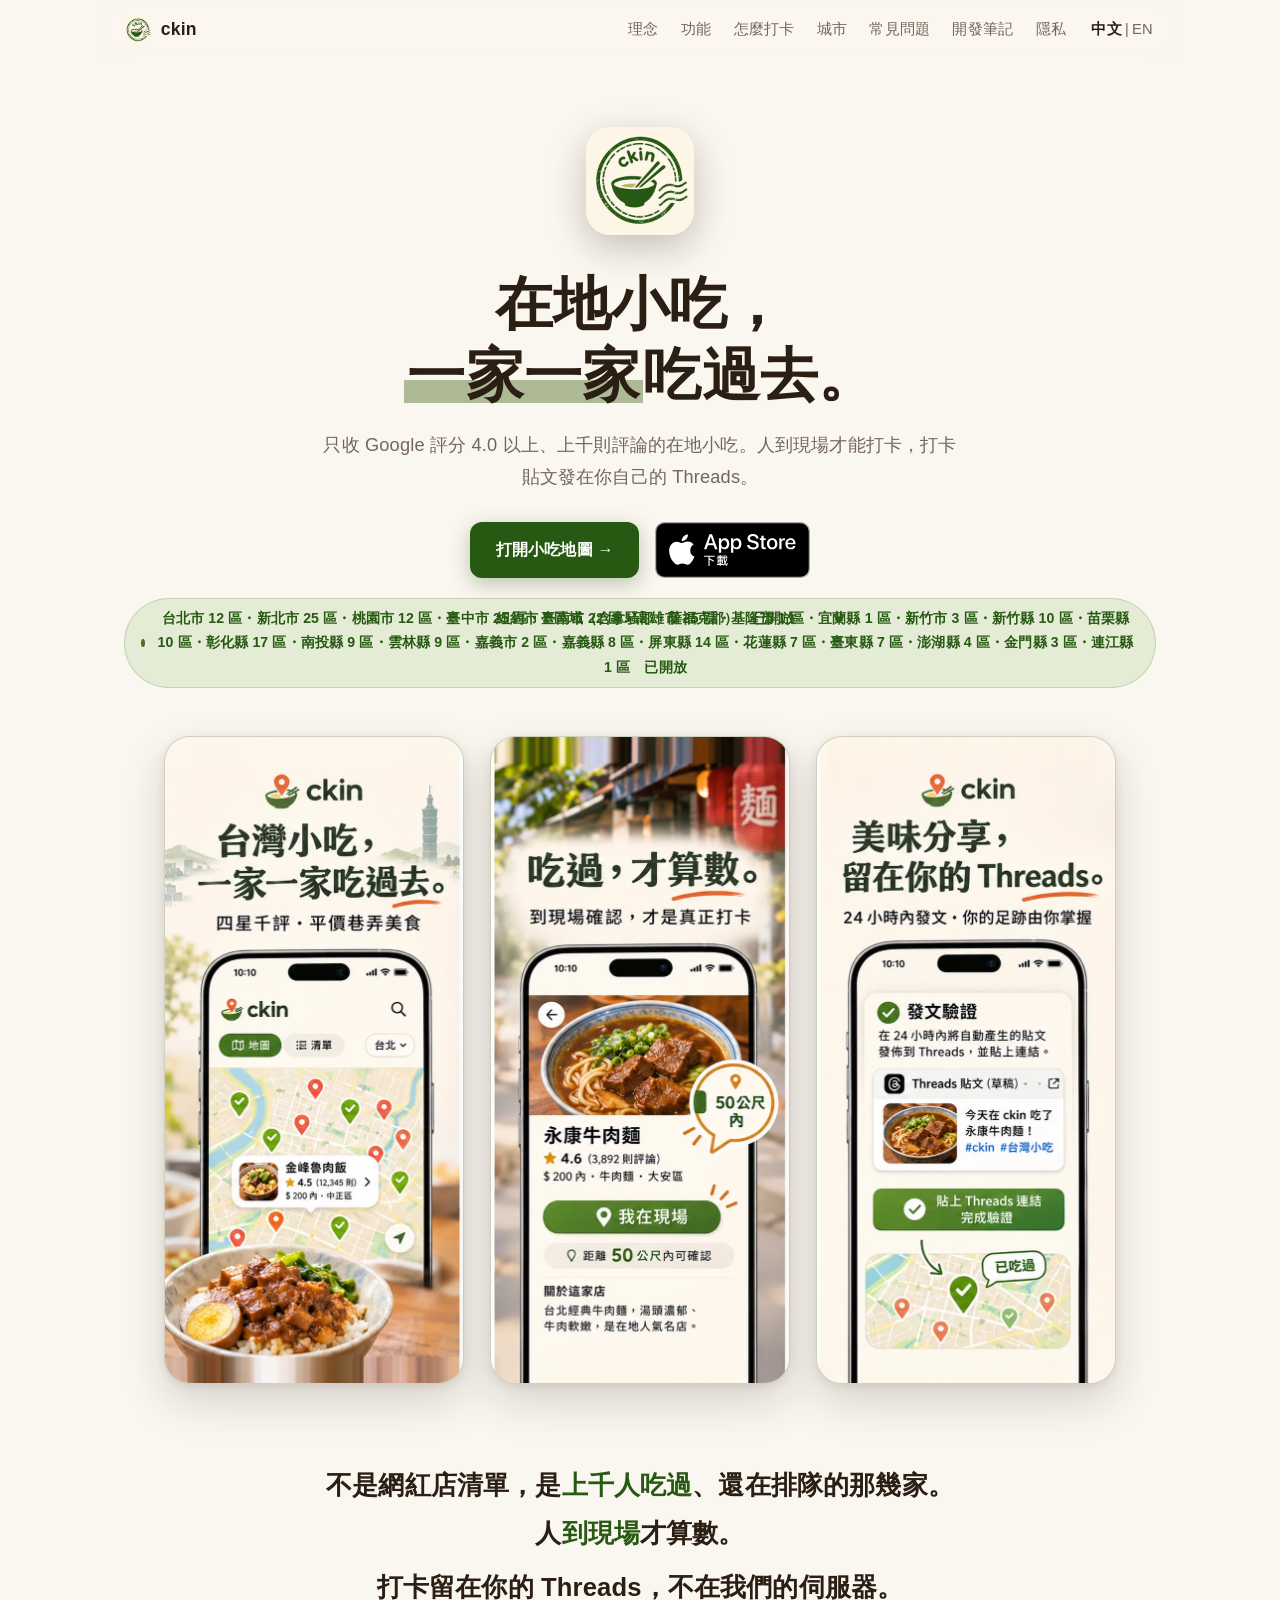
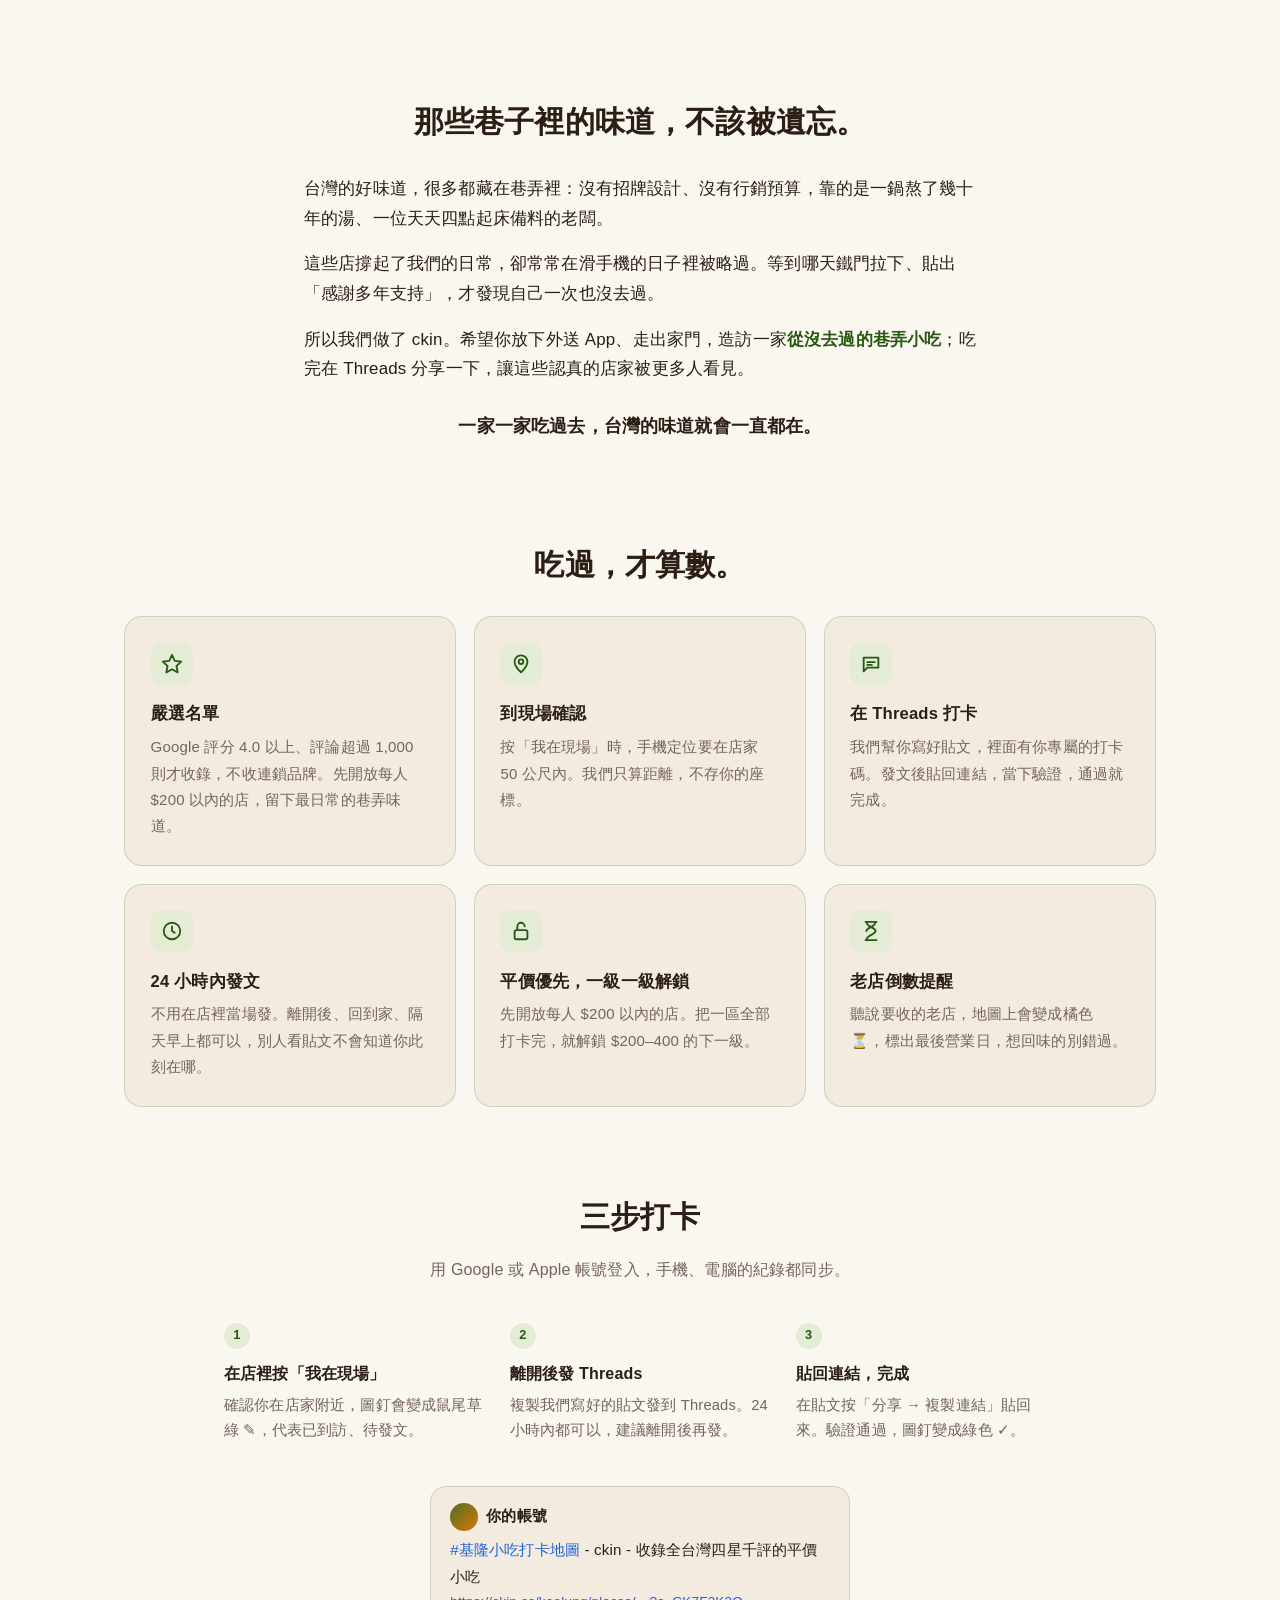
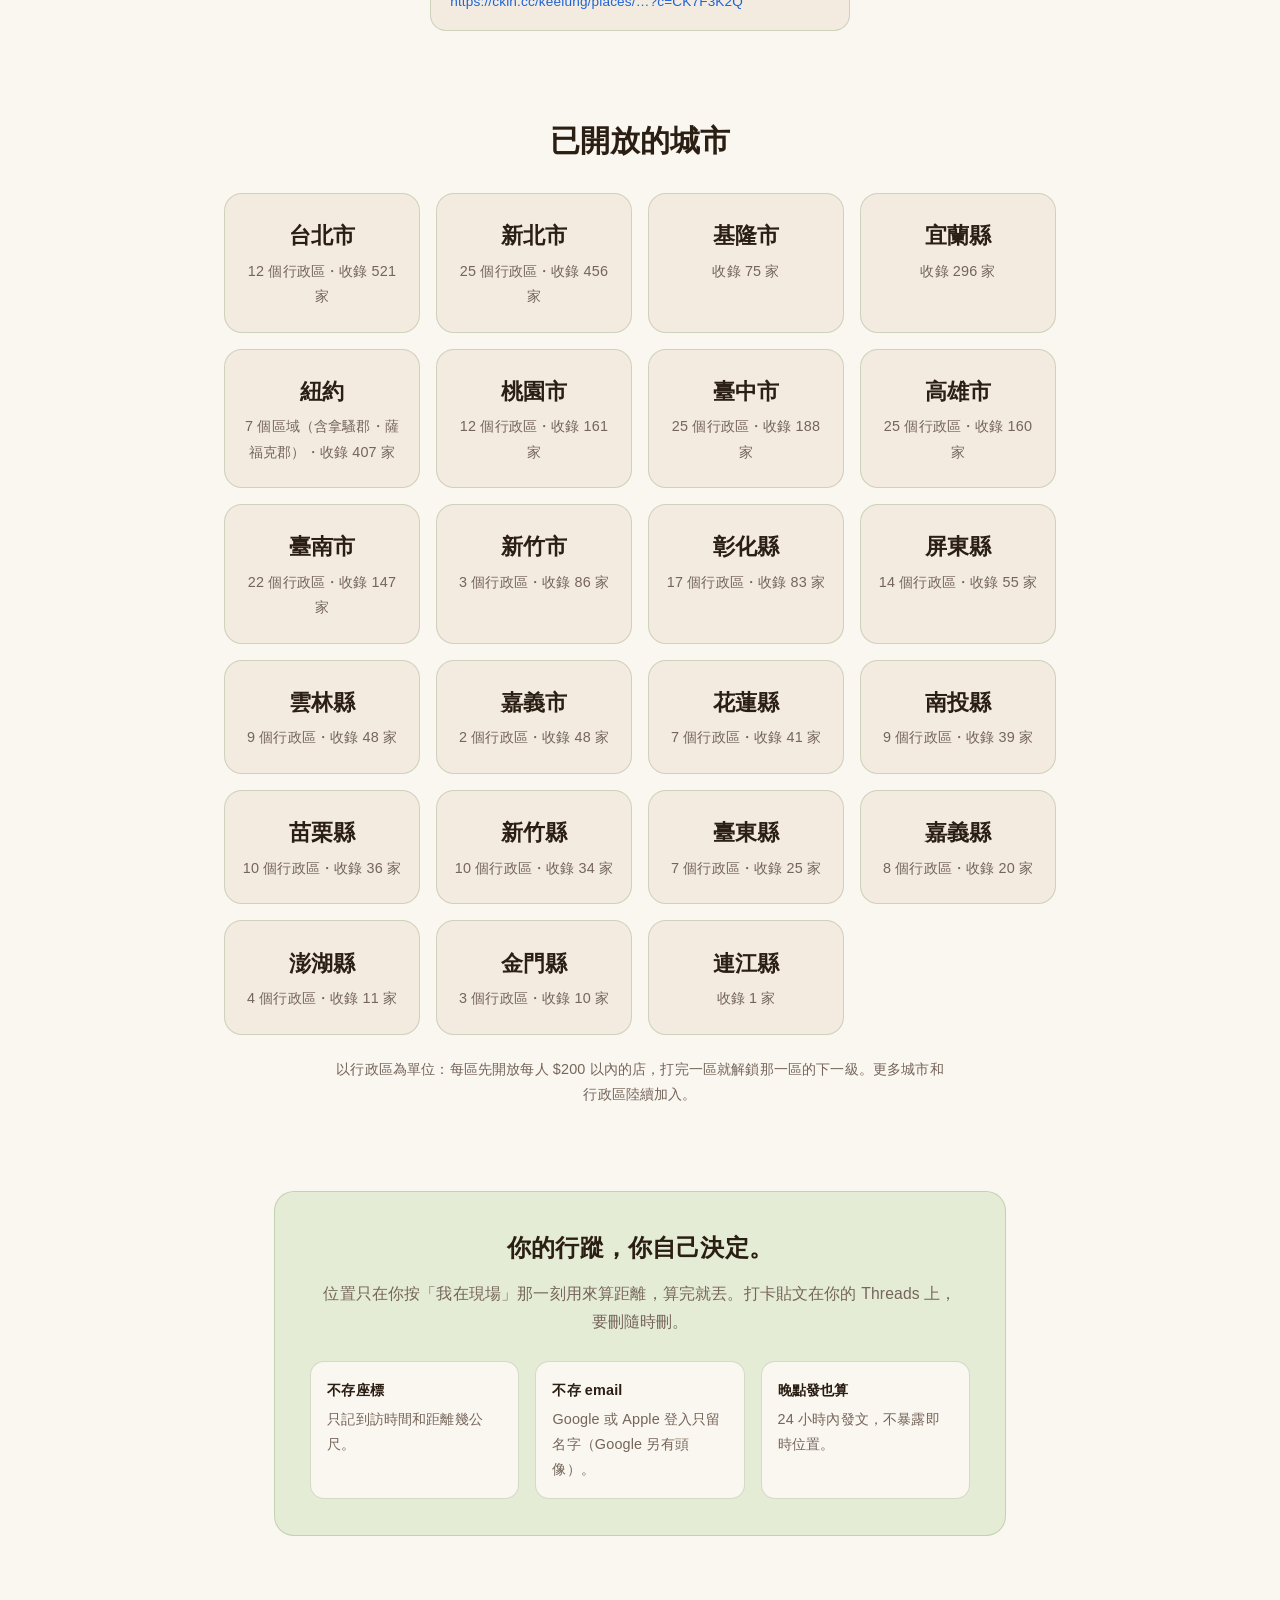
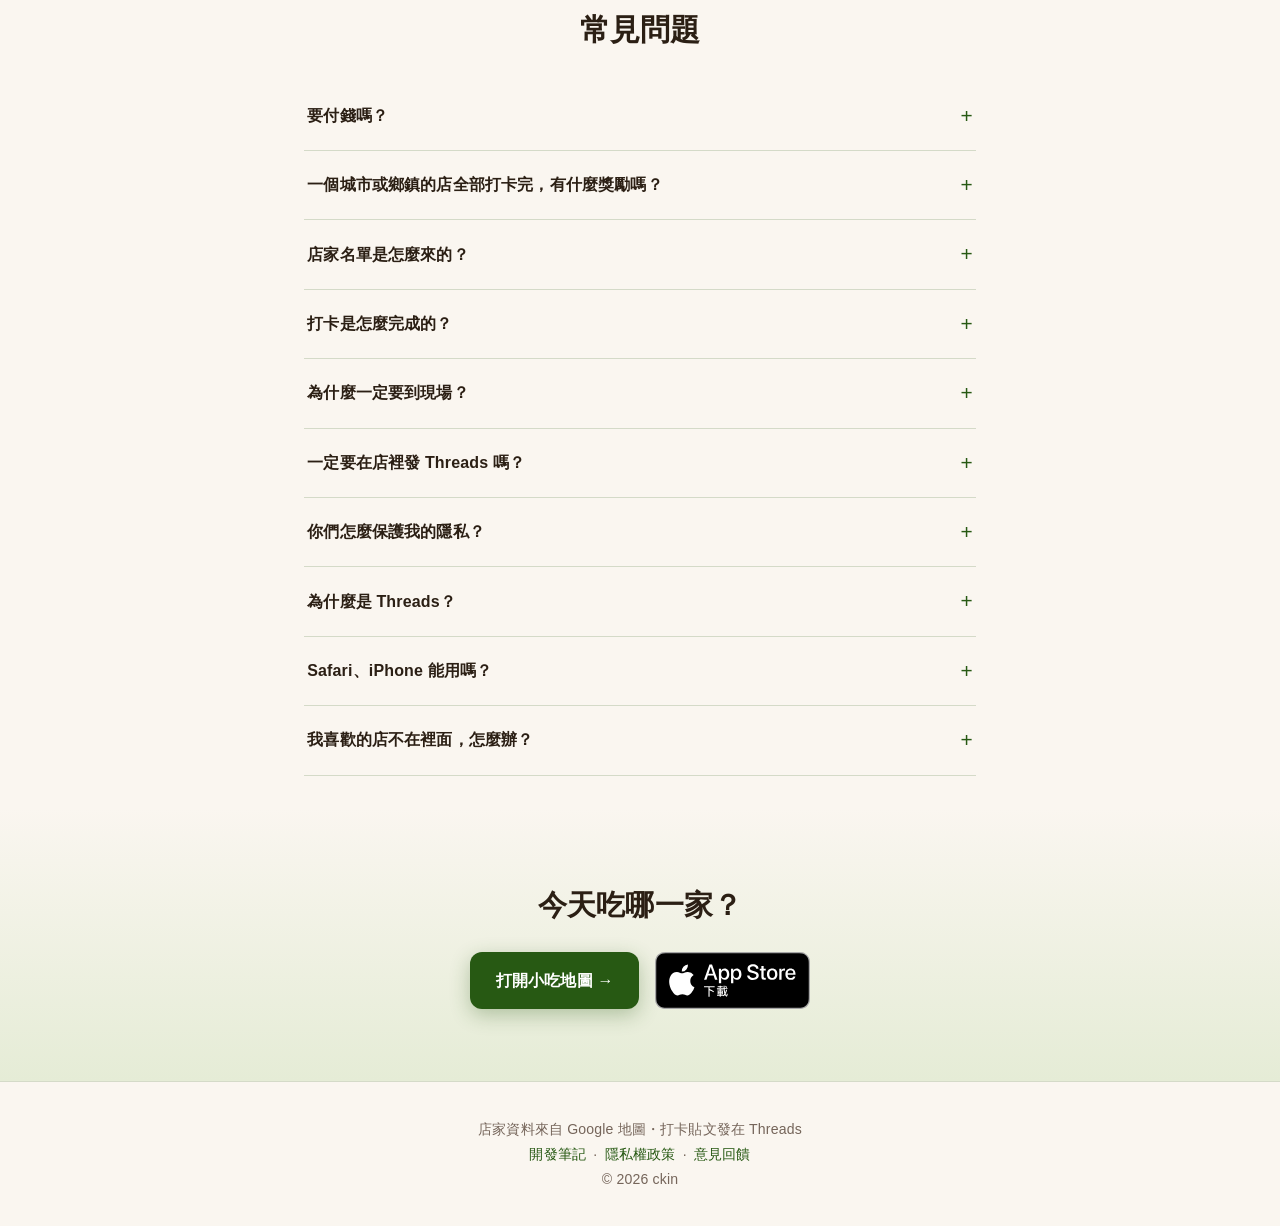
<file: index.html>
<!DOCTYPE html>
<html lang="zh-Hant">
<head>
  <meta charset="utf-8">
  <meta name="viewport" content="width=device-width, initial-scale=1">
  <title>ckin — 在地小吃，一家一家吃過去。</title>
  <meta name="description" content="讓巷弄裡的好店被更多人看見：上千人評過、4 星以上的在地小吃地圖。到現場確認、在 Threads 打卡，每人 $200 以內先開放，打完一區解鎖下一級。">
  <meta property="og:title" content="ckin — 在地小吃，一家一家吃過去。">
  <meta property="og:description" content="上千人評過的在地小吃。到現場才算數，打卡留在你的 Threads。台北・新北・桃園・臺中・臺南・高雄・基隆・宜蘭・新竹・新竹縣・苗栗・彰化・南投・雲林・嘉義・嘉義縣・屏東・花蓮・臺東・澎湖・金門・連江・紐約。">
  <meta property="og:image" content="https://www.ckin.cc/og.png?v=3">
  <meta property="og:url" content="https://www.ckin.cc/">
  <meta property="og:type" content="website">
  <meta property="og:image:width" content="1200">
  <meta property="og:image:height" content="630">
  <meta property="og:image:type" content="image/png">
  <meta property="og:image:alt" content="ckin — 在地小吃，一家一家吃過去。到現場才算數，打卡留在你的 Threads。">
  <meta property="og:site_name" content="ckin">
  <meta property="og:locale" content="zh_TW">
  <meta name="twitter:card" content="summary_large_image">
  <meta name="twitter:image" content="https://www.ckin.cc/og.png?v=3">
  <link rel="alternate" hreflang="zh-Hant" href="https://www.ckin.cc/">
  <link rel="alternate" hreflang="en" href="https://www.ckin.cc/en/">
  <link rel="alternate" hreflang="x-default" href="https://www.ckin.cc/">
  <link rel="canonical" href="https://www.ckin.cc/">
  <link rel="icon" type="image/png" href="/favicon.png">
  <link rel="apple-touch-icon" href="/apple-touch-icon.png">
  <meta name="theme-color" content="#275913">
  <meta name="apple-itunes-app" content="app-id=6829451051">
  <link rel="stylesheet" href="/site.css?v=3">
</head>
<body>
  <nav>
    <a class="brand" href="/"><img src="/icon.png" alt="" width="28" height="28">ckin</a>
    <div class="links">
      <a href="#story">理念</a>
      <a href="#features">功能</a>
      <a href="#how">怎麼打卡</a>
      <a href="#cities">城市</a>
      <a href="#faq">常見問題</a>
      <a href="/zh/notes/">開發筆記</a>
      <a href="/privacy/">隱私</a>
      <span class="lang"><a class="active" href="/">中文</a>|<a href="/en/">EN</a></span>
    </div>
  </nav>

  <header class="hero">
    <img class="app-icon" src="/icon.png" alt="ckin" width="108" height="108">
    <h1>在地小吃，<br><em>一家一家</em>吃過去。</h1>
    <p class="sub">只收 Google 評分 4.0 以上、上千則評論的在地小吃。人到現場才能打卡，打卡貼文發在你自己的 Threads。</p>
    <div class="hero-cta cta-row">
      <a class="cta" href="https://ckin.cc/taipei">打開小吃地圖 →</a>
      <a class="appstore" href="https://apps.apple.com/app/id6829451051"><img src="/appstore-badge-zh-tw.svg" alt="在 App Store 下載" width="131" height="48"></a>
    </div>
    <span class="badge"><span class="badge-lines"><span>台北市 12 區・新北市 25 區・桃園市 12 區・臺中市 25 區・臺南市 22 區・高雄市 25 區・基隆市 1 區・宜蘭縣 1 區・新竹市 3 區・新竹縣 10 區・苗栗縣 10 區・彰化縣 17 區・南投縣 9 區・雲林縣 9 區・嘉義市 2 區・嘉義縣 8 區・屏東縣 14 區・花蓮縣 7 區・臺東縣 7 區・澎湖縣 4 區・金門縣 3 區・連江縣 1 區　已開放</span><span>紐約市 7 區域（含拿騷郡・薩福克郡）　已開放</span></span></span>

    <div class="shots" role="region" aria-label="App 畫面" tabindex="0">
      <img src="/img/hero-01-600.webp" srcset="/img/hero-01-600.webp 600w, /img/hero-01-1200.webp 1200w" sizes="(min-width: 900px) 300px, 78vw" width="600" height="1301" loading="eager" decoding="async" alt="ckin 小吃地圖：台北地圖上的店家圖釘，綠色打勾是吃過的、紅色是還沒吃的，店家卡片顯示評分、評論數與價位。">
      <img src="/img/hero-02-600.webp" srcset="/img/hero-02-600.webp 600w, /img/hero-02-1200.webp 1200w" sizes="(min-width: 900px) 300px, 78vw" width="600" height="1301" loading="lazy" decoding="async" alt="店家頁面：永康牛肉麵的評分與價位，和「我在現場」按鈕，距離店家 50 公尺內才能確認。">
      <img src="/img/hero-03-600.webp" srcset="/img/hero-03-600.webp 600w, /img/hero-03-1200.webp 1200w" sizes="(min-width: 900px) 300px, 78vw" width="600" height="1301" loading="lazy" decoding="async" alt="發文驗證：把自動產生的打卡貼文發到 Threads，貼上連結完成驗證，地圖上的圖釘變成綠色「已吃過」。">
    </div>
  </header>

  <section class="stance" aria-label="我們的立場">
    <p>不是網紅店清單，是<em>上千人吃過</em>、還在排隊的那幾家。</p>
    <p>人<em>到現場</em>才算數。</p>
    <p class="last">打卡留在你的 Threads，不在我們的伺服器。</p>
  </section>

  <section class="story" id="story" aria-labelledby="story-title">
    <h2 id="story-title" class="section-title">那些巷子裡的味道，不該被遺忘。</h2>
    <p>台灣的好味道，很多都藏在巷弄裡：沒有招牌設計、沒有行銷預算，靠的是一鍋熬了幾十年的湯、一位天天四點起床備料的老闆。</p>
    <p>這些店撐起了我們的日常，卻常常在滑手機的日子裡被略過。等到哪天鐵門拉下、貼出「感謝多年支持」，才發現自己一次也沒去過。</p>
    <p>所以我們做了 ckin。希望你放下外送 App、走出家門，造訪一家<em>從沒去過的巷弄小吃</em>；吃完在 Threads 分享一下，讓這些認真的店家被更多人看見。</p>
    <p class="sign">一家一家吃過去，台灣的味道就會一直都在。</p>
  </section>

  <section class="features" id="features">
    <h2 class="section-title">吃過，才算數。</h2>
    <div class="features-grid">
      <div class="feature">
        <div class="icon"><svg viewBox="0 0 24 24"><path d="M12 2l3 6.5 7 .9-5.1 4.8 1.3 7-6.2-3.4-6.2 3.4 1.3-7L2 9.4l7-.9z"/></svg></div>
        <h3>嚴選名單</h3>
        <p>Google 評分 4.0 以上、評論超過 1,000 則才收錄，不收連鎖品牌。先開放每人 $200 以內的店，留下最日常的巷弄味道。</p>
      </div>
      <div class="feature">
        <div class="icon"><svg viewBox="0 0 24 24"><path d="M12 21s-7-6.2-7-11.5A7 7 0 0 1 19 9.5C19 14.8 12 21 12 21z"/><circle cx="12" cy="9.5" r="2.5"/></svg></div>
        <h3>到現場確認</h3>
        <p>按「我在現場」時，手機定位要在店家 50 公尺內。我們只算距離，不存你的座標。</p>
      </div>
      <div class="feature">
        <div class="icon"><svg viewBox="0 0 24 24"><path d="M4 5h16v11H8l-4 4z"/><path d="M8 10h8M8 13h5"/></svg></div>
        <h3>在 Threads 打卡</h3>
        <p>我們幫你寫好貼文，裡面有你專屬的打卡碼。發文後貼回連結，當下驗證，通過就完成。</p>
      </div>
      <div class="feature">
        <div class="icon"><svg viewBox="0 0 24 24"><circle cx="12" cy="12" r="9"/><path d="M12 7v5l3 2"/></svg></div>
        <h3>24 小時內發文</h3>
        <p>不用在店裡當場發。離開後、回到家、隔天早上都可以，別人看貼文不會知道你此刻在哪。</p>
      </div>
      <div class="feature">
        <div class="icon"><svg viewBox="0 0 24 24"><rect x="5" y="11" width="14" height="10" rx="2"/><path d="M8 11V7a4 4 0 0 1 8 0"/></svg></div>
        <h3>平價優先，一級一級解鎖</h3>
        <p>先開放每人 $200 以內的店。把一區全部打卡完，就解鎖 $200–400 的下一級。</p>
      </div>
      <div class="feature">
        <div class="icon"><svg viewBox="0 0 24 24"><path d="M6 2h12M6 22h12M7 2c0 6 10 6 10 10S7 16 7 22M17 2c0 6-10 6-10 10"/></svg></div>
        <h3>老店倒數提醒</h3>
        <p>聽說要收的老店，地圖上會變成橘色 ⏳，標出最後營業日，想回味的別錯過。</p>
      </div>
    </div>
  </section>

  <section class="how" id="how">
    <h2 class="section-title">三步打卡</h2>
    <p class="section-sub">用 Google 或 Apple 帳號登入，手機、電腦的紀錄都同步。</p>
    <div class="steps">
      <div class="step">
        <div class="num">1</div>
        <h3>在店裡按「我在現場」</h3>
        <p>確認你在店家附近，圖釘會變成鼠尾草綠 ✎，代表已到訪、待發文。</p>
      </div>
      <div class="step">
        <div class="num">2</div>
        <h3>離開後發 Threads</h3>
        <p>複製我們寫好的貼文發到 Threads。24 小時內都可以，建議離開後再發。</p>
      </div>
      <div class="step">
        <div class="num">3</div>
        <h3>貼回連結，完成</h3>
        <p>在貼文按「分享 → 複製連結」貼回來。驗證通過，圖釘變成綠色 ✓。</p>
      </div>
    </div>
    <div class="post-sample" aria-label="打卡貼文範例">
      <div class="post-head"><span class="avatar"></span><b>你的帳號</b></div>
      <p><span class="tag">#基隆小吃打卡地圖</span> - ckin - 收錄全台灣四星千評的平價小吃</p>
      <p class="link">https://ckin.cc/keelung/places/…?c=CK7F3K2Q</p>
    </div>
  </section>

  <section class="cities" id="cities">
    <h2 class="section-title">已開放的城市</h2>
    <div class="city-grid">
      <a class="city" href="https://ckin.cc/taipei"><b>台北市</b><span>12 個行政區・收錄 521 家</span></a>
      <a class="city" href="https://ckin.cc/newtaipei"><b>新北市</b><span>25 個行政區・收錄 456 家</span></a>
      <a class="city" href="https://ckin.cc/keelung"><b>基隆市</b><span>收錄 75 家</span></a>
      <a class="city" href="https://ckin.cc/yilan"><b>宜蘭縣</b><span>收錄 296 家</span></a>
      <a class="city" href="https://ckin.cc/newyork/manhattan"><b>紐約</b><span>7 個區域（含拿騷郡・薩福克郡）・收錄 407 家</span></a>
      <a class="city" href="https://ckin.cc/taoyuan/taoyuan"><b>桃園市</b><span>12 個行政區・收錄 161 家</span></a>
      <a class="city" href="https://ckin.cc/taichung/zhongqu"><b>臺中市</b><span>25 個行政區・收錄 188 家</span></a>
      <a class="city" href="https://ckin.cc/kaohsiung/nanzi"><b>高雄市</b><span>25 個行政區・收錄 160 家</span></a>
      <a class="city" href="https://ckin.cc/tainan/zhongxi"><b>臺南市</b><span>22 個行政區・收錄 147 家</span></a>
      <a class="city" href="https://ckin.cc/hsinchu/east"><b>新竹市</b><span>3 個行政區・收錄 86 家</span></a>
      <a class="city" href="https://ckin.cc/changhua/zhanghua"><b>彰化縣</b><span>17 個行政區・收錄 83 家</span></a>
      <a class="city" href="https://ckin.cc/pingtung/pingtung"><b>屏東縣</b><span>14 個行政區・收錄 55 家</span></a>
      <a class="city" href="https://ckin.cc/yunlin/douliu"><b>雲林縣</b><span>9 個行政區・收錄 48 家</span></a>
      <a class="city" href="https://ckin.cc/chiayi/east"><b>嘉義市</b><span>2 個行政區・收錄 48 家</span></a>
      <a class="city" href="https://ckin.cc/hualien/hualien"><b>花蓮縣</b><span>7 個行政區・收錄 41 家</span></a>
      <a class="city" href="https://ckin.cc/nantou/nantou"><b>南投縣</b><span>9 個行政區・收錄 39 家</span></a>
      <a class="city" href="https://ckin.cc/miaoli/miaoli"><b>苗栗縣</b><span>10 個行政區・收錄 36 家</span></a>
      <a class="city" href="https://ckin.cc/hsinchu-county/baoshan"><b>新竹縣</b><span>10 個行政區・收錄 34 家</span></a>
      <a class="city" href="https://ckin.cc/taitung/taitung"><b>臺東縣</b><span>7 個行政區・收錄 25 家</span></a>
      <a class="city" href="https://ckin.cc/chiayi-county/puzi"><b>嘉義縣</b><span>8 個行政區・收錄 20 家</span></a>
      <a class="city" href="https://ckin.cc/penghu/magong"><b>澎湖縣</b><span>4 個行政區・收錄 11 家</span></a>
      <a class="city" href="https://ckin.cc/kinmen/jincheng"><b>金門縣</b><span>3 個行政區・收錄 10 家</span></a>
      <a class="city" href="https://ckin.cc/lienchiang/beigan"><b>連江縣</b><span>收錄 1 家</span></a>
    </div>
    <p class="plans-note">以行政區為單位：每區先開放每人 $200 以內的店，打完一區就解鎖那一區的下一級。更多城市和行政區陸續加入。</p>
  </section>

  <section class="privacy">
    <div class="privacy-card">
      <h2>你的行蹤，你自己決定。</h2>
      <p>位置只在你按「我在現場」那一刻用來算距離，算完就丟。打卡貼文在你的 Threads 上，要刪隨時刪。</p>
      <div class="pillars">
        <div class="pillar"><b>不存座標</b><span>只記到訪時間和距離幾公尺。</span></div>
        <div class="pillar"><b>不存 email</b><span>Google 或 Apple 登入只留名字（Google 另有頭像）。</span></div>
        <div class="pillar"><b>晚點發也算</b><span>24 小時內發文，不暴露即時位置。</span></div>
      </div>
    </div>
  </section>

  <section class="faq" id="faq">
    <h2 class="section-title">常見問題</h2>
    <details>
      <summary>要付錢嗎？</summary>
      <p>打卡功能完全免費。每區先開放每人 $200 以內的店，把那一區打卡完，就會自動解鎖下一個價位。</p>
    </details>
    <details>
      <summary>一個城市或鄉鎮的店全部打卡完，有什麼獎勵嗎？</summary>
      <p>有的。我們之後會推出成就系統和徽章，獎勵把一個城市或鄉鎮所有店家都打卡完成的你。現在打的每一次卡都會算進去。</p>
    </details>
    <details>
      <summary>店家名單是怎麼來的？</summary>
      <p>從 Google 地圖的公開資料挑出評分 4.0 以上、評論超過 1,000 則的店，排除市場、賣場和連鎖品牌，再依 Google 上的「每人價位」分級：先開放 $200 以內，其他打卡解鎖。評分、地址、價位每天更新。</p>
    </details>
    <details>
      <summary>打卡是怎麼完成的？</summary>
      <p>三個步驟：① 在店裡打開店家卡片，按「📍 我在現場」，確認你在店家附近；② 我們會產生一則打卡貼文，裡面有這家店的連結和你專屬的打卡碼（連結最後的 <code>?c=CK…</code>），複製後發到 Threads；③ 在貼文按「分享 → 複製連結」，貼回 ckin，我們讀取這則公開貼文，確認打卡碼正確，圖釘就變成綠色 ✓。打卡碼每個人、每家店都不一樣，所以別人的貼文拿來也不能用。</p>
    </details>
    <details>
      <summary>為什麼一定要到現場？</summary>
      <p>這張地圖的意義是「我真的吃過」。按「我在現場」時，手機定位要在店家 50 公尺內；在室內或巷子裡定位比較不準時，會依手機回報的誤差自動放寬，最多到 150 公尺。</p>
    </details>
    <details>
      <summary>一定要在店裡發 Threads 嗎？</summary>
      <p>不用。確認到訪後有 24 小時可以發文，我們也建議離開後再發，保護你的行蹤。超過 24 小時就要再去一次。</p>
    </details>
    <details>
      <summary>你們怎麼保護我的隱私？</summary>
      <p>位置只在你按「我在現場」那一刻傳上來算距離，算完不留，資料庫只記「何時到訪、距離幾公尺」。用 Google 或 Apple 登入，只留名字（Google 另有頭像），不存 email，也可以隨時在帳號選單刪除帳號。打卡貼文在你自己的 Threads 上，我們只讀那一則公開貼文，不需要你授權 Threads 帳號，要刪隨時刪。到訪後有 24 小時可以發文，所以貼文不會暴露你此刻在哪。詳細內容請看<a href="/privacy/">隱私權政策</a>。</p>
    </details>
    <details>
      <summary>為什麼是 Threads？</summary>
      <p>打卡紀錄放在你自己的帳號，朋友看得到、你隨時能刪。我們只讀那則公開貼文，確認有你的打卡碼，不需要你授權 Threads 帳號。</p>
    </details>
    <details>
      <summary>Safari、iPhone 能用嗎？</summary>
      <p>可以。iPhone 和 Safari 會用整頁跳轉的方式登入 Google；打卡時請允許 Safari 使用定位（設定 → 隱私權 → 定位服務 → Safari）。</p>
    </details>
    <details>
      <summary>我喜歡的店不在裡面，怎麼辦？</summary>
      <p>先看看是不是被鎖住了：每區先開放每人 $200 以內的店，價位高一點的要把那一區打卡完才會出現。如果還是找不到，通常是 Google 評論還不到 1,000 則，或評分低於 4.0。歡迎到 <a href="https://github.com/oablab/ckin-site/issues">GitHub Issues</a> 推薦給我們，附上 Google 地圖連結就好；我們之後也會考慮放寬評論門檻，讓更多巷口小店上榜。想要新城市、或發現已經歇業的店，也一樣在那裡告訴我們。</p>
    </details>
  </section>

  <section class="bottom-cta">
    <h2>今天吃哪一家？</h2>
    <div class="cta-row">
      <a class="cta" href="https://ckin.cc/taipei">打開小吃地圖 →</a>
      <a class="appstore" href="https://apps.apple.com/app/id6829451051"><img src="/appstore-badge-zh-tw.svg" alt="在 App Store 下載" width="131" height="48"></a>
    </div>
  </section>

  <footer>
    <div>店家資料來自 Google 地圖・打卡貼文發在 Threads</div>
    <div><a href="/zh/notes/">開發筆記</a> · <a href="/privacy/">隱私權政策</a> · <a href="https://github.com/oablab/ckin-site/issues">意見回饋</a></div>
    <div>© 2026 ckin</div>
  </footer>
</body>
</html>
</file>
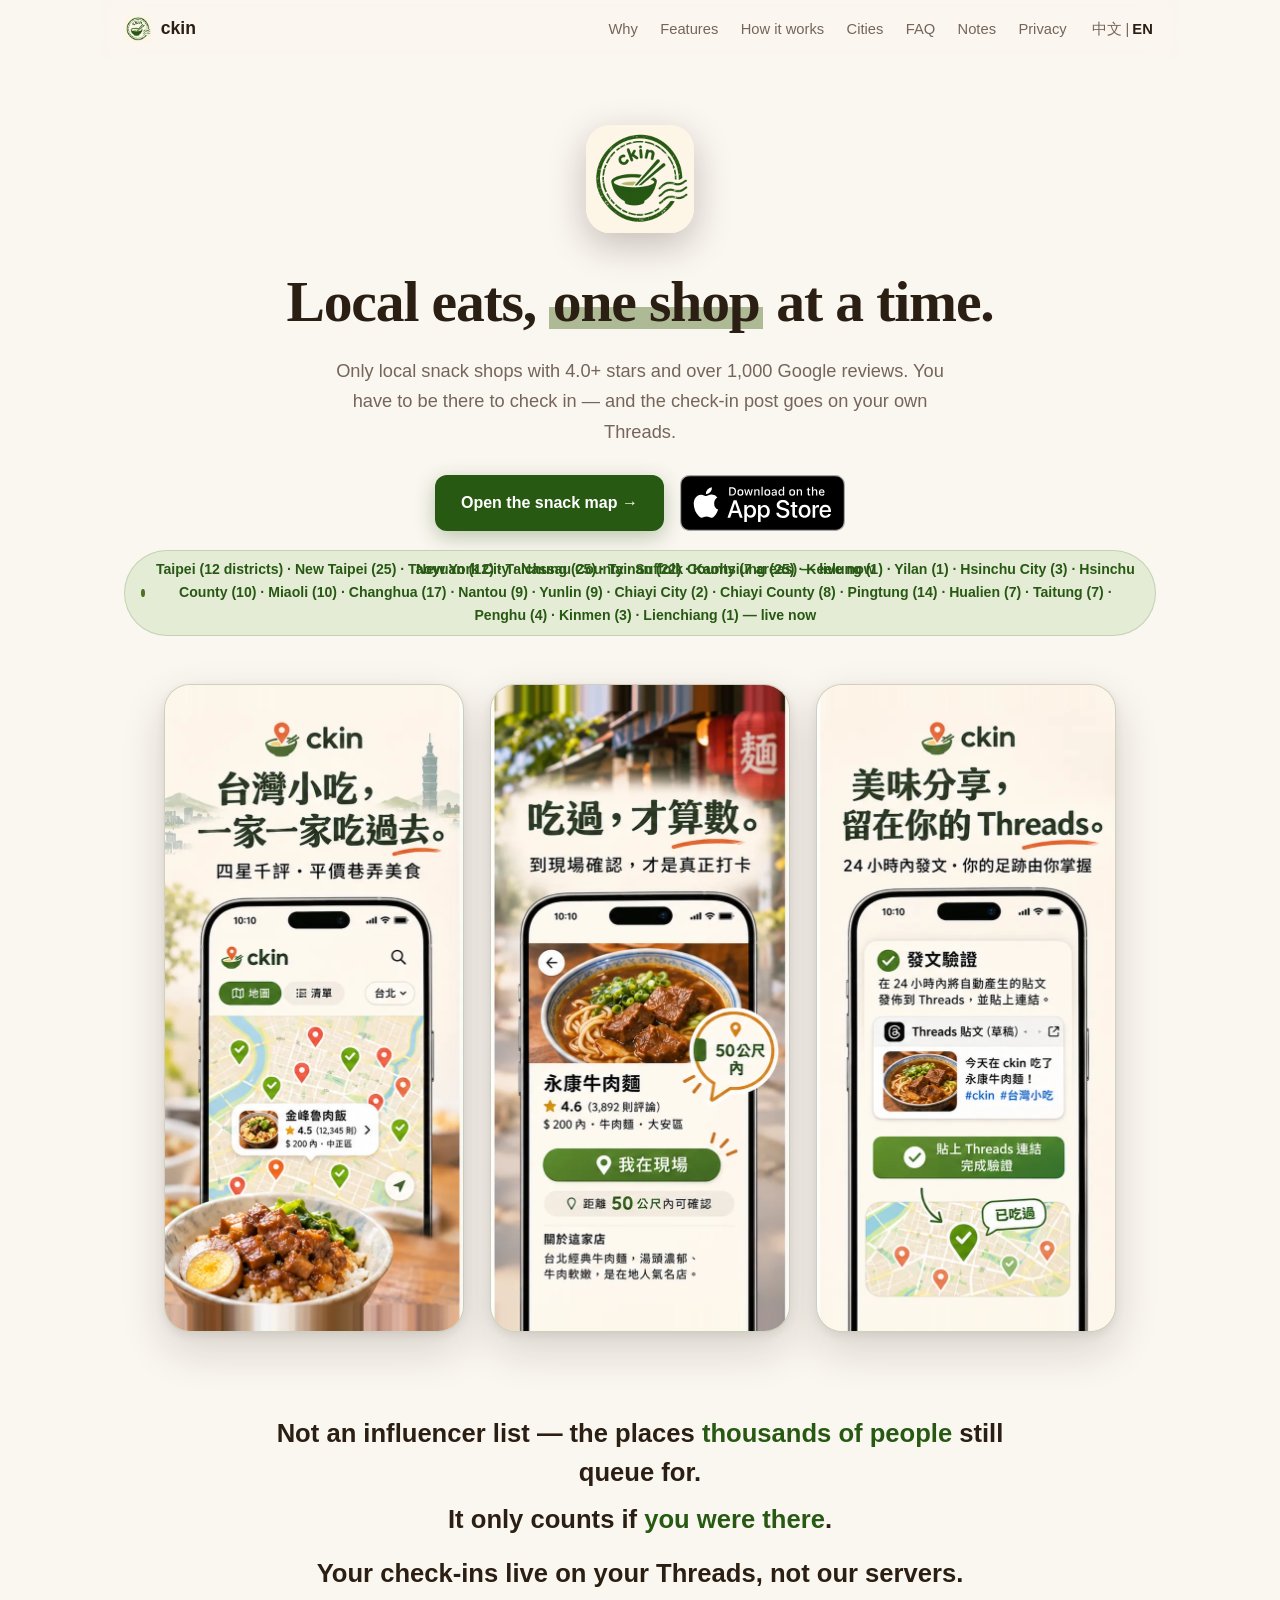
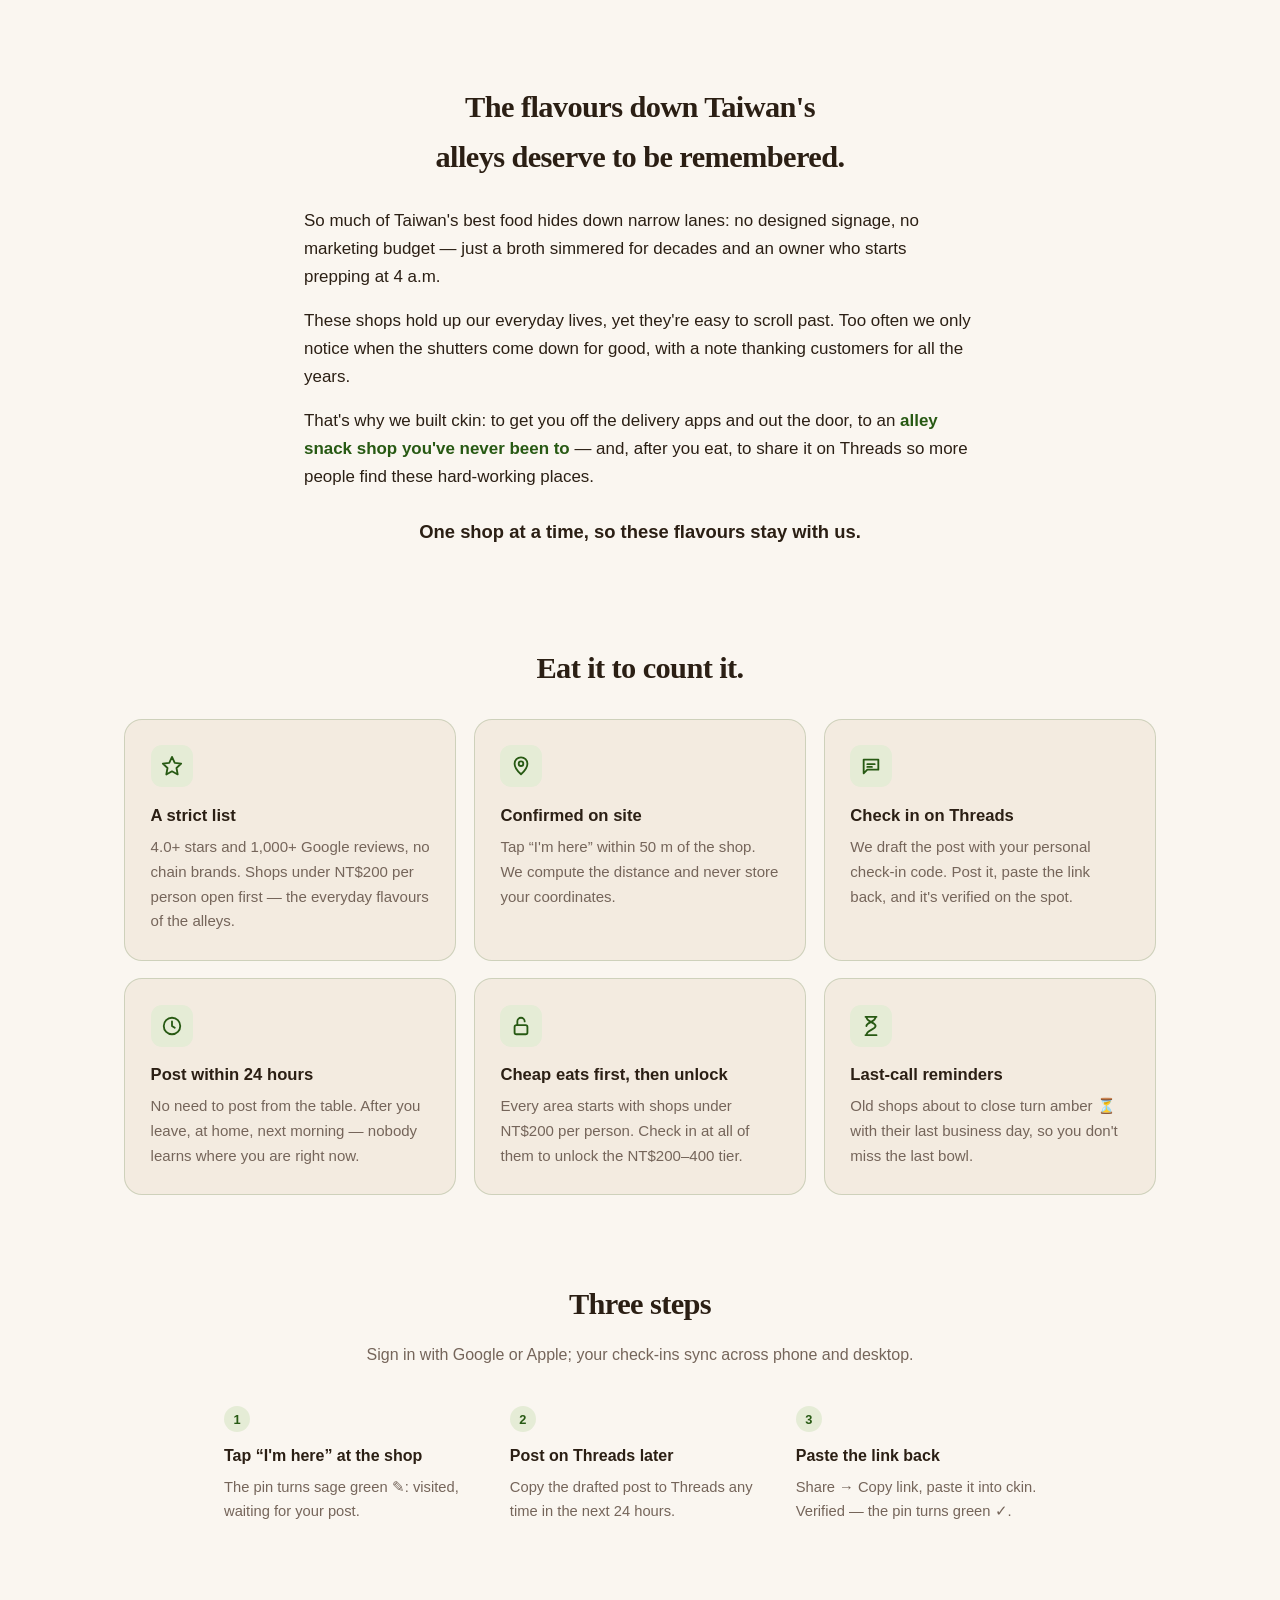
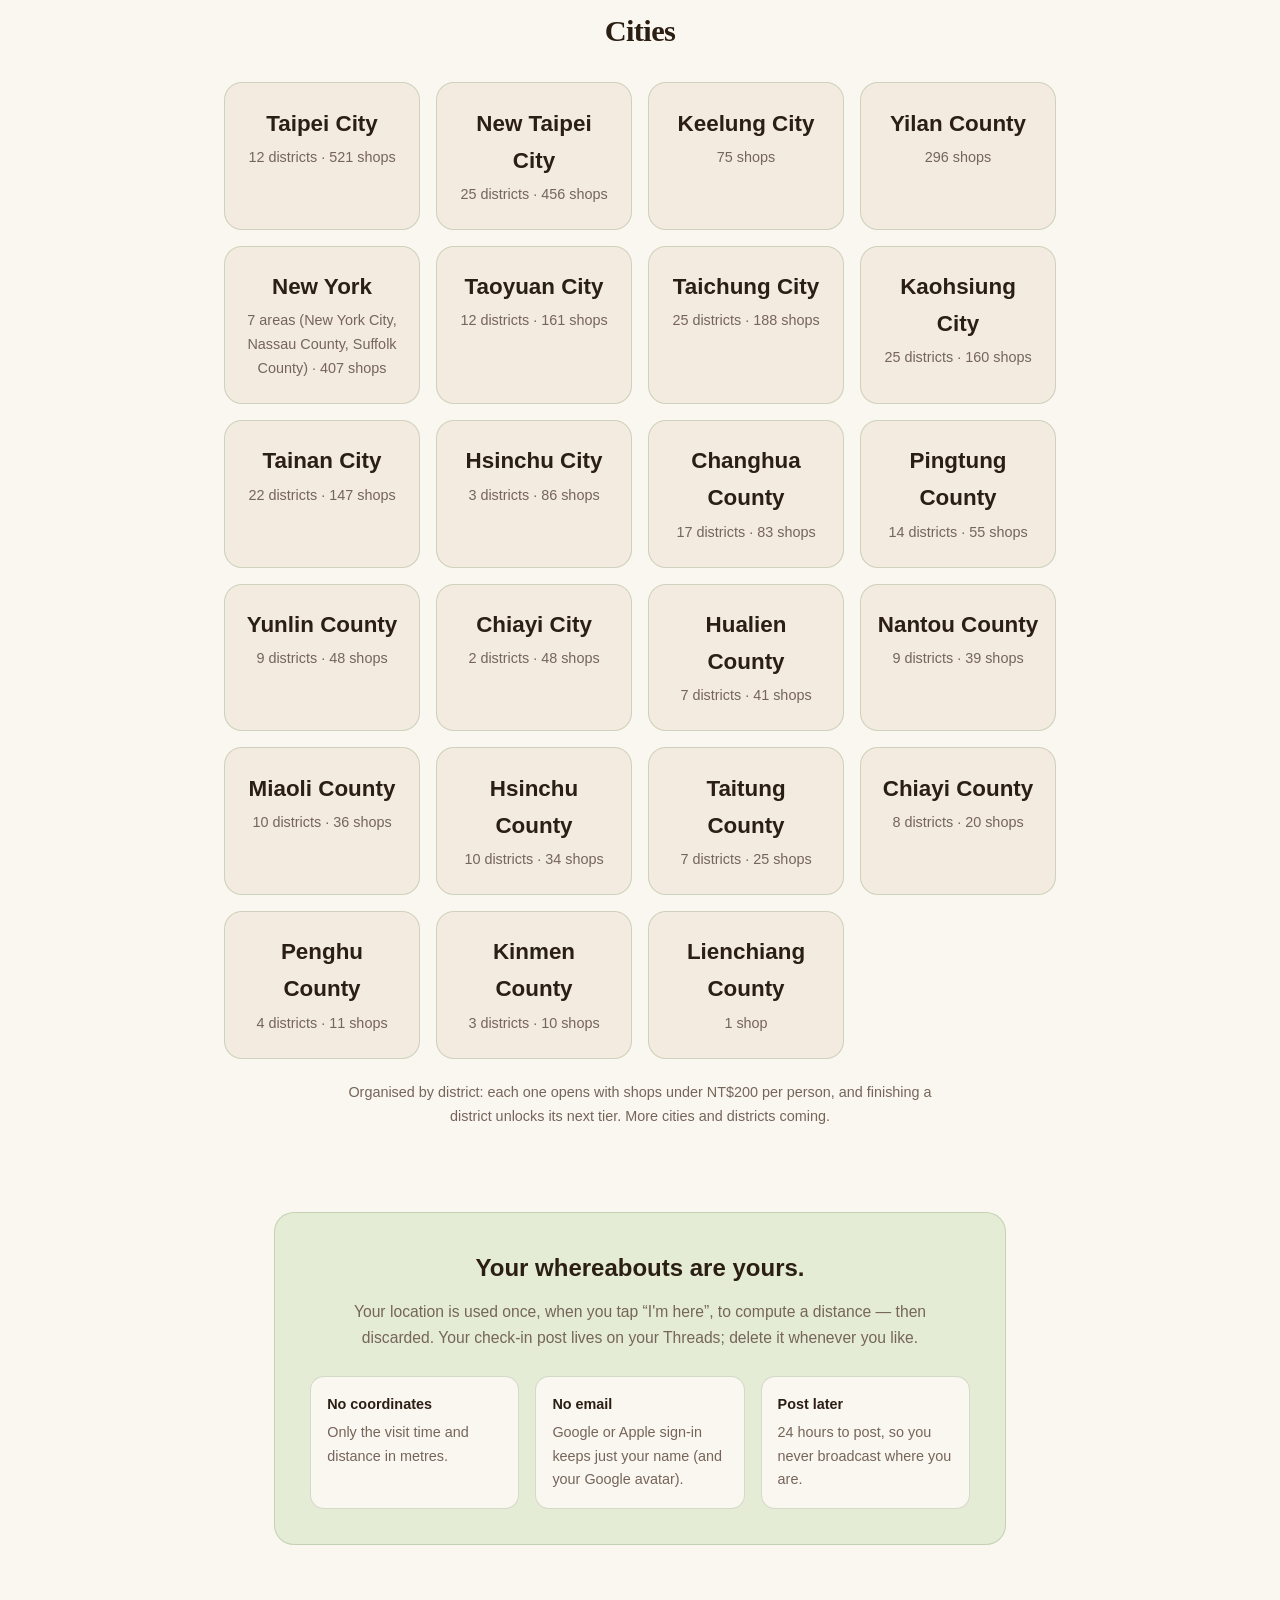
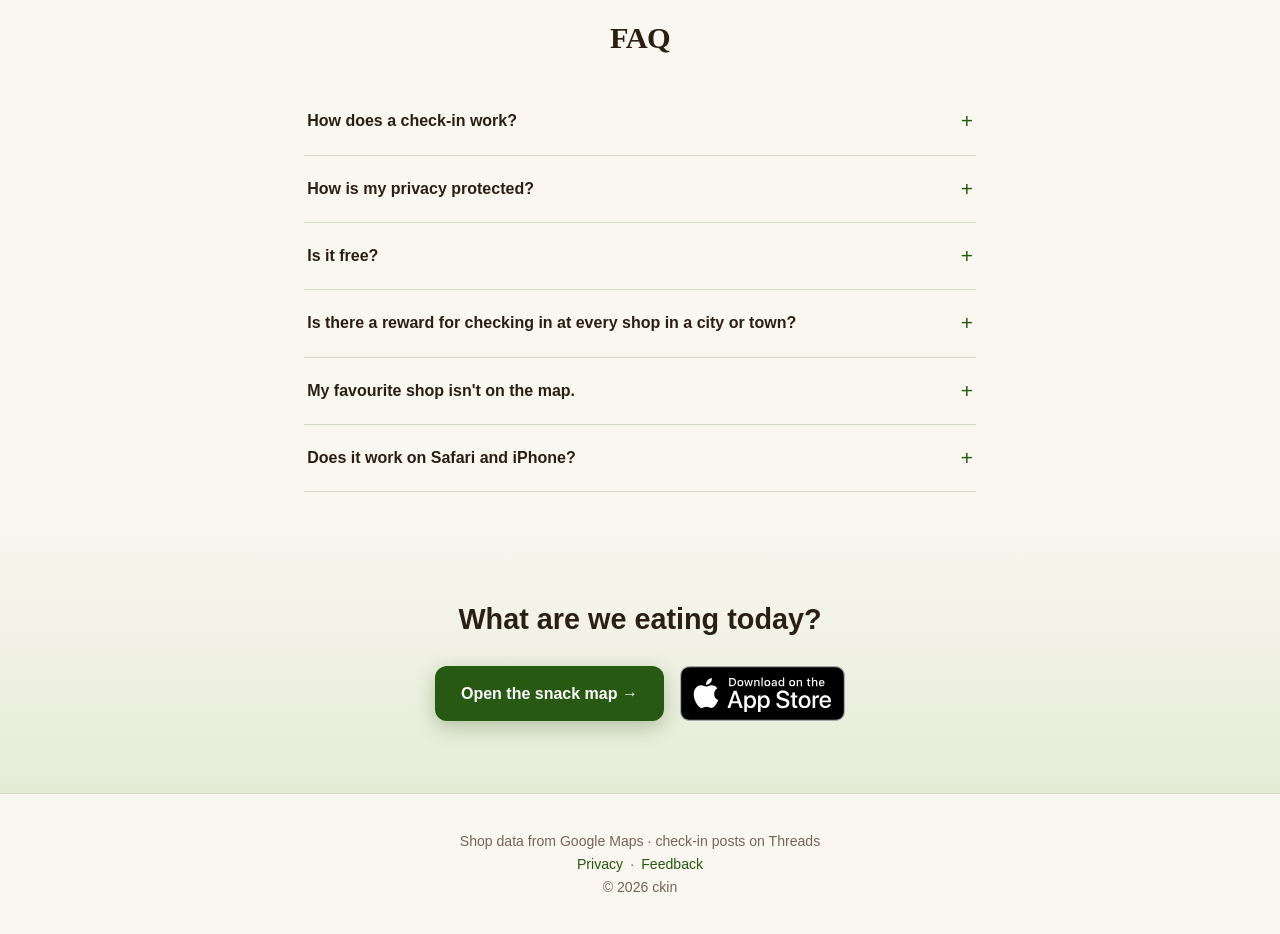
<file: en/index.html>
<!DOCTYPE html>
<html lang="en">
<head>
  <meta charset="utf-8">
  <meta name="viewport" content="width=device-width, initial-scale=1">
  <title>ckin — Local eats, one shop at a time.</title>
  <meta name="description" content="A check-in map of Taiwan's best-loved snack shops: 4.0+ stars and 1,000+ Google reviews. Check in on site, post it on Threads, unlock the next price tier.">
  <meta property="og:title" content="ckin — Local eats, one shop at a time.">
  <meta property="og:description" content="Snack shops thousands of people have rated. It only counts if you were there — and your check-in lives on your own Threads. Open now: Taipei, New Taipei, Taoyuan, Taichung, Tainan, Kaohsiung, Keelung, Yilan, Hsinchu City, Hsinchu County, Miaoli, Changhua, Nantou, Yunlin, Chiayi City, Chiayi County, Pingtung, Hualien, Taitung, Penghu, Kinmen, Lienchiang, New York.">
  <meta property="og:image" content="https://www.ckin.cc/en/og.png?v=3">
  <meta property="og:url" content="https://www.ckin.cc/en/">
  <meta property="og:type" content="website">
  <meta property="og:image:width" content="1200">
  <meta property="og:image:height" content="630">
  <meta property="og:site_name" content="ckin">
  <meta property="og:locale" content="en_US">
  <meta name="twitter:card" content="summary_large_image">
  <meta name="twitter:image" content="https://www.ckin.cc/en/og.png?v=3">
  <link rel="alternate" hreflang="zh-Hant" href="https://www.ckin.cc/">
  <link rel="alternate" hreflang="en" href="https://www.ckin.cc/en/">
  <link rel="alternate" hreflang="x-default" href="https://www.ckin.cc/">
  <link rel="canonical" href="https://www.ckin.cc/en/">
  <link rel="icon" type="image/png" href="/favicon.png">
  <link rel="apple-touch-icon" href="/apple-touch-icon.png">
  <meta name="theme-color" content="#275913">
  <meta name="apple-itunes-app" content="app-id=6829451051">
  <link rel="stylesheet" href="/site.css?v=3">
</head>
<body>
  <nav>
    <a class="brand" href="/en/"><img src="/icon.png" alt="" width="28" height="28">ckin</a>
    <div class="links">
      <a href="#story">Why</a>
      <a href="#features">Features</a>
      <a href="#how">How it works</a>
      <a href="#cities">Cities</a>
      <a href="#faq">FAQ</a>
      <a href="/zh/notes/">Notes</a>
      <a href="/privacy/">Privacy</a>
      <span class="lang"><a href="/">中文</a>|<a class="active" href="/en/">EN</a></span>
    </div>
  </nav>

  <header class="hero">
    <img class="app-icon" src="/icon.png" alt="ckin" width="108" height="108">
    <h1>Local eats, <em>one shop</em> at a time.</h1>
    <p class="sub">Only local snack shops with 4.0+ stars and over 1,000 Google reviews. You have to be there to check in — and the check-in post goes on your own Threads.</p>
    <div class="hero-cta cta-row">
      <a class="cta" href="https://ckin.cc/taipei">Open the snack map →</a>
      <a class="appstore" href="https://apps.apple.com/app/id6829451051"><img src="/appstore-badge-en.svg" alt="Download on the App Store" width="144" height="48"></a>
    </div>
    <span class="badge"><span class="badge-lines"><span>Taipei (12 districts) · New Taipei (25) · Taoyuan (12) · Taichung (25) · Tainan (22) · Kaohsiung (25) · Keelung (1) · Yilan (1) · Hsinchu City (3) · Hsinchu County (10) · Miaoli (10) · Changhua (17) · Nantou (9) · Yunlin (9) · Chiayi City (2) · Chiayi County (8) · Pingtung (14) · Hualien (7) · Taitung (7) · Penghu (4) · Kinmen (3) · Lienchiang (1) — live now</span><span>New York City · Nassau County · Suffolk County (7 areas) — live now</span></span></span>

    <div class="shots" role="region" aria-label="App screenshots" tabindex="0">
      <img src="/img/hero-01-600.webp" srcset="/img/hero-01-600.webp 600w, /img/hero-01-1200.webp 1200w" sizes="(min-width: 900px) 300px, 78vw" width="600" height="1301" loading="eager" decoding="async" alt="ckin snack map: shop pins on a map of Taipei, green checkmarks for shops you have eaten at and red for not yet, with a shop card showing rating, review count and price.">
      <img src="/img/hero-02-600.webp" srcset="/img/hero-02-600.webp 600w, /img/hero-02-1200.webp 1200w" sizes="(min-width: 900px) 300px, 78vw" width="600" height="1301" loading="lazy" decoding="async" alt="Shop page for Yongkang Beef Noodles with its rating and price and the “I’m here” button, which confirms you are within 50 m of the shop.">
      <img src="/img/hero-03-600.webp" srcset="/img/hero-03-600.webp 600w, /img/hero-03-1200.webp 1200w" sizes="(min-width: 900px) 300px, 78vw" width="600" height="1301" loading="lazy" decoding="async" alt="Post verification: share the drafted check-in post on Threads, paste its link back, and the pin on the map turns green for “eaten”.">
    </div>
  </header>

  <section class="stance" aria-label="What we believe">
    <p>Not an influencer list — the places <em>thousands of people</em> still queue for.</p>
    <p>It only counts if <em>you were there</em>.</p>
    <p class="last">Your check-ins live on your Threads, not our servers.</p>
  </section>

  <section class="story" id="story" aria-labelledby="story-title">
    <h2 id="story-title" class="section-title">The flavours down Taiwan's alleys deserve to be remembered.</h2>
    <p>So much of Taiwan's best food hides down narrow lanes: no designed signage, no marketing budget — just a broth simmered for decades and an owner who starts prepping at 4 a.m.</p>
    <p>These shops hold up our everyday lives, yet they're easy to scroll past. Too often we only notice when the shutters come down for good, with a note thanking customers for all the years.</p>
    <p>That's why we built ckin: to get you off the delivery apps and out the door, to an <em>alley snack shop you've never been to</em> — and, after you eat, to share it on Threads so more people find these hard-working places.</p>
    <p class="sign">One shop at a time, so these flavours stay with us.</p>
  </section>

  <section class="features" id="features">
    <h2 class="section-title">Eat it to count it.</h2>
    <div class="features-grid">
      <div class="feature"><div class="icon"><svg viewBox="0 0 24 24"><path d="M12 2l3 6.5 7 .9-5.1 4.8 1.3 7-6.2-3.4-6.2 3.4 1.3-7L2 9.4l7-.9z"/></svg></div>
        <h3>A strict list</h3><p>4.0+ stars and 1,000+ Google reviews, no chain brands. Shops under NT$200 per person open first — the everyday flavours of the alleys.</p></div>
      <div class="feature"><div class="icon"><svg viewBox="0 0 24 24"><path d="M12 21s-7-6.2-7-11.5A7 7 0 0 1 19 9.5C19 14.8 12 21 12 21z"/><circle cx="12" cy="9.5" r="2.5"/></svg></div>
        <h3>Confirmed on site</h3><p>Tap “I'm here” within 50 m of the shop. We compute the distance and never store your coordinates.</p></div>
      <div class="feature"><div class="icon"><svg viewBox="0 0 24 24"><path d="M4 5h16v11H8l-4 4z"/><path d="M8 10h8M8 13h5"/></svg></div>
        <h3>Check in on Threads</h3><p>We draft the post with your personal check-in code. Post it, paste the link back, and it's verified on the spot.</p></div>
      <div class="feature"><div class="icon"><svg viewBox="0 0 24 24"><circle cx="12" cy="12" r="9"/><path d="M12 7v5l3 2"/></svg></div>
        <h3>Post within 24 hours</h3><p>No need to post from the table. After you leave, at home, next morning — nobody learns where you are right now.</p></div>
      <div class="feature"><div class="icon"><svg viewBox="0 0 24 24"><rect x="5" y="11" width="14" height="10" rx="2"/><path d="M8 11V7a4 4 0 0 1 8 0"/></svg></div>
        <h3>Cheap eats first, then unlock</h3><p>Every area starts with shops under NT$200 per person. Check in at all of them to unlock the NT$200–400 tier.</p></div>
      <div class="feature"><div class="icon"><svg viewBox="0 0 24 24"><path d="M6 2h12M6 22h12M7 2c0 6 10 6 10 10S7 16 7 22M17 2c0 6-10 6-10 10"/></svg></div>
        <h3>Last-call reminders</h3><p>Old shops about to close turn amber ⏳ with their last business day, so you don't miss the last bowl.</p></div>
    </div>
  </section>

  <section class="how" id="how">
    <h2 class="section-title">Three steps</h2>
    <p class="section-sub">Sign in with Google or Apple; your check-ins sync across phone and desktop.</p>
    <div class="steps">
      <div class="step"><div class="num">1</div><h3>Tap “I'm here” at the shop</h3><p>The pin turns sage green ✎: visited, waiting for your post.</p></div>
      <div class="step"><div class="num">2</div><h3>Post on Threads later</h3><p>Copy the drafted post to Threads any time in the next 24 hours.</p></div>
      <div class="step"><div class="num">3</div><h3>Paste the link back</h3><p>Share → Copy link, paste it into ckin. Verified — the pin turns green ✓.</p></div>
    </div>
  </section>

  <section class="cities" id="cities">
    <h2 class="section-title">Cities</h2>
    <div class="city-grid">
      <a class="city" href="https://ckin.cc/taipei"><b>Taipei City</b><span>12 districts · 521 shops</span></a>
      <a class="city" href="https://ckin.cc/newtaipei"><b>New Taipei City</b><span>25 districts · 456 shops</span></a>
      <a class="city" href="https://ckin.cc/keelung"><b>Keelung City</b><span>75 shops</span></a>
      <a class="city" href="https://ckin.cc/yilan"><b>Yilan County</b><span>296 shops</span></a>
      <a class="city" href="https://ckin.cc/newyork/manhattan"><b>New York</b><span>7 areas (New York City, Nassau County, Suffolk County) · 407 shops</span></a>
      <a class="city" href="https://ckin.cc/taoyuan/taoyuan"><b>Taoyuan City</b><span>12 districts · 161 shops</span></a>
      <a class="city" href="https://ckin.cc/taichung/zhongqu"><b>Taichung City</b><span>25 districts · 188 shops</span></a>
      <a class="city" href="https://ckin.cc/kaohsiung/nanzi"><b>Kaohsiung City</b><span>25 districts · 160 shops</span></a>
      <a class="city" href="https://ckin.cc/tainan/zhongxi"><b>Tainan City</b><span>22 districts · 147 shops</span></a>
      <a class="city" href="https://ckin.cc/hsinchu/east"><b>Hsinchu City</b><span>3 districts · 86 shops</span></a>
      <a class="city" href="https://ckin.cc/changhua/zhanghua"><b>Changhua County</b><span>17 districts · 83 shops</span></a>
      <a class="city" href="https://ckin.cc/pingtung/pingtung"><b>Pingtung County</b><span>14 districts · 55 shops</span></a>
      <a class="city" href="https://ckin.cc/yunlin/douliu"><b>Yunlin County</b><span>9 districts · 48 shops</span></a>
      <a class="city" href="https://ckin.cc/chiayi/east"><b>Chiayi City</b><span>2 districts · 48 shops</span></a>
      <a class="city" href="https://ckin.cc/hualien/hualien"><b>Hualien County</b><span>7 districts · 41 shops</span></a>
      <a class="city" href="https://ckin.cc/nantou/nantou"><b>Nantou County</b><span>9 districts · 39 shops</span></a>
      <a class="city" href="https://ckin.cc/miaoli/miaoli"><b>Miaoli County</b><span>10 districts · 36 shops</span></a>
      <a class="city" href="https://ckin.cc/hsinchu-county/baoshan"><b>Hsinchu County</b><span>10 districts · 34 shops</span></a>
      <a class="city" href="https://ckin.cc/taitung/taitung"><b>Taitung County</b><span>7 districts · 25 shops</span></a>
      <a class="city" href="https://ckin.cc/chiayi-county/puzi"><b>Chiayi County</b><span>8 districts · 20 shops</span></a>
      <a class="city" href="https://ckin.cc/penghu/magong"><b>Penghu County</b><span>4 districts · 11 shops</span></a>
      <a class="city" href="https://ckin.cc/kinmen/jincheng"><b>Kinmen County</b><span>3 districts · 10 shops</span></a>
      <a class="city" href="https://ckin.cc/lienchiang/beigan"><b>Lienchiang County</b><span>1 shop</span></a>
    </div>
    <p class="plans-note">Organised by district: each one opens with shops under NT$200 per person, and finishing a district unlocks its next tier. More cities and districts coming.</p>
  </section>

  <section class="privacy">
    <div class="privacy-card">
      <h2>Your whereabouts are yours.</h2>
      <p>Your location is used once, when you tap “I'm here”, to compute a distance — then discarded. Your check-in post lives on your Threads; delete it whenever you like.</p>
      <div class="pillars">
        <div class="pillar"><b>No coordinates</b><span>Only the visit time and distance in metres.</span></div>
        <div class="pillar"><b>No email</b><span>Google or Apple sign-in keeps just your name (and your Google avatar).</span></div>
        <div class="pillar"><b>Post later</b><span>24 hours to post, so you never broadcast where you are.</span></div>
      </div>
    </div>
  </section>

  <section class="faq" id="faq">
    <h2 class="section-title">FAQ</h2>
    <details><summary>How does a check-in work?</summary>
      <p>① At the shop, open its card and tap “📍 I'm here”. ② We draft a post with the shop's link and your personal check-in code (the <code>?c=CK…</code> at the end) — post it on Threads. ③ Tap Share → Copy link on your post and paste it into ckin. We read that public post, confirm your code, and the pin turns green ✓. Codes are unique per person and shop, so someone else's post won't work.</p></details>
    <details><summary>How is my privacy protected?</summary>
      <p>Your location is sent only when you tap “I'm here”, used to compute a distance, and not kept — we store only the visit time and distance. Google or Apple sign-in keeps your name (and your Google avatar), not your email, and you can delete your account from the account menu at any time. We read only the one public Threads post you paste; no Threads authorization needed. You have 24 hours to post, so your post never reveals where you are right now. See the <a href="/privacy/">privacy policy</a>.</p></details>
    <details><summary>Is it free?</summary>
      <p>Checking in is completely free. Each area starts with shops under NT$200 per person; check in at all of them to unlock the next price tier.</p></details>
    <details><summary>Is there a reward for checking in at every shop in a city or town?</summary>
      <p>Yes. We're designing an achievement system with badges for people who complete every check-in in a city or town. Every check-in you make now will count.</p></details>
    <details><summary>My favourite shop isn't on the map.</summary>
      <p>It may be locked: pricier shops appear once you've checked in at every shop in the area's current tier. Otherwise it probably has fewer than 1,000 Google reviews or a rating below 4.0. Suggest it on <a href="https://github.com/oablab/ckin-site/issues">GitHub Issues</a> with a Google Maps link — we may lower the review threshold to bring in more small shops. New cities and closed shops are welcome there too.</p></details>
    <details><summary>Does it work on Safari and iPhone?</summary>
      <p>Yes. On iPhone and Safari, Google sign-in uses a full-page redirect. Allow Safari to use your location when checking in (Settings → Privacy → Location Services → Safari).</p></details>
  </section>

  <section class="bottom-cta">
    <h2>What are we eating today?</h2>
    <div class="cta-row">
      <a class="cta" href="https://ckin.cc/taipei">Open the snack map →</a>
      <a class="appstore" href="https://apps.apple.com/app/id6829451051"><img src="/appstore-badge-en.svg" alt="Download on the App Store" width="144" height="48"></a>
    </div>
  </section>

  <footer>
    <div>Shop data from Google Maps · check-in posts on Threads</div>
    <div><a href="/privacy/">Privacy</a> · <a href="https://github.com/oablab/ckin-site/issues">Feedback</a></div>
    <div>© 2026 ckin</div>
  </footer>
</body>
</html>
</file>
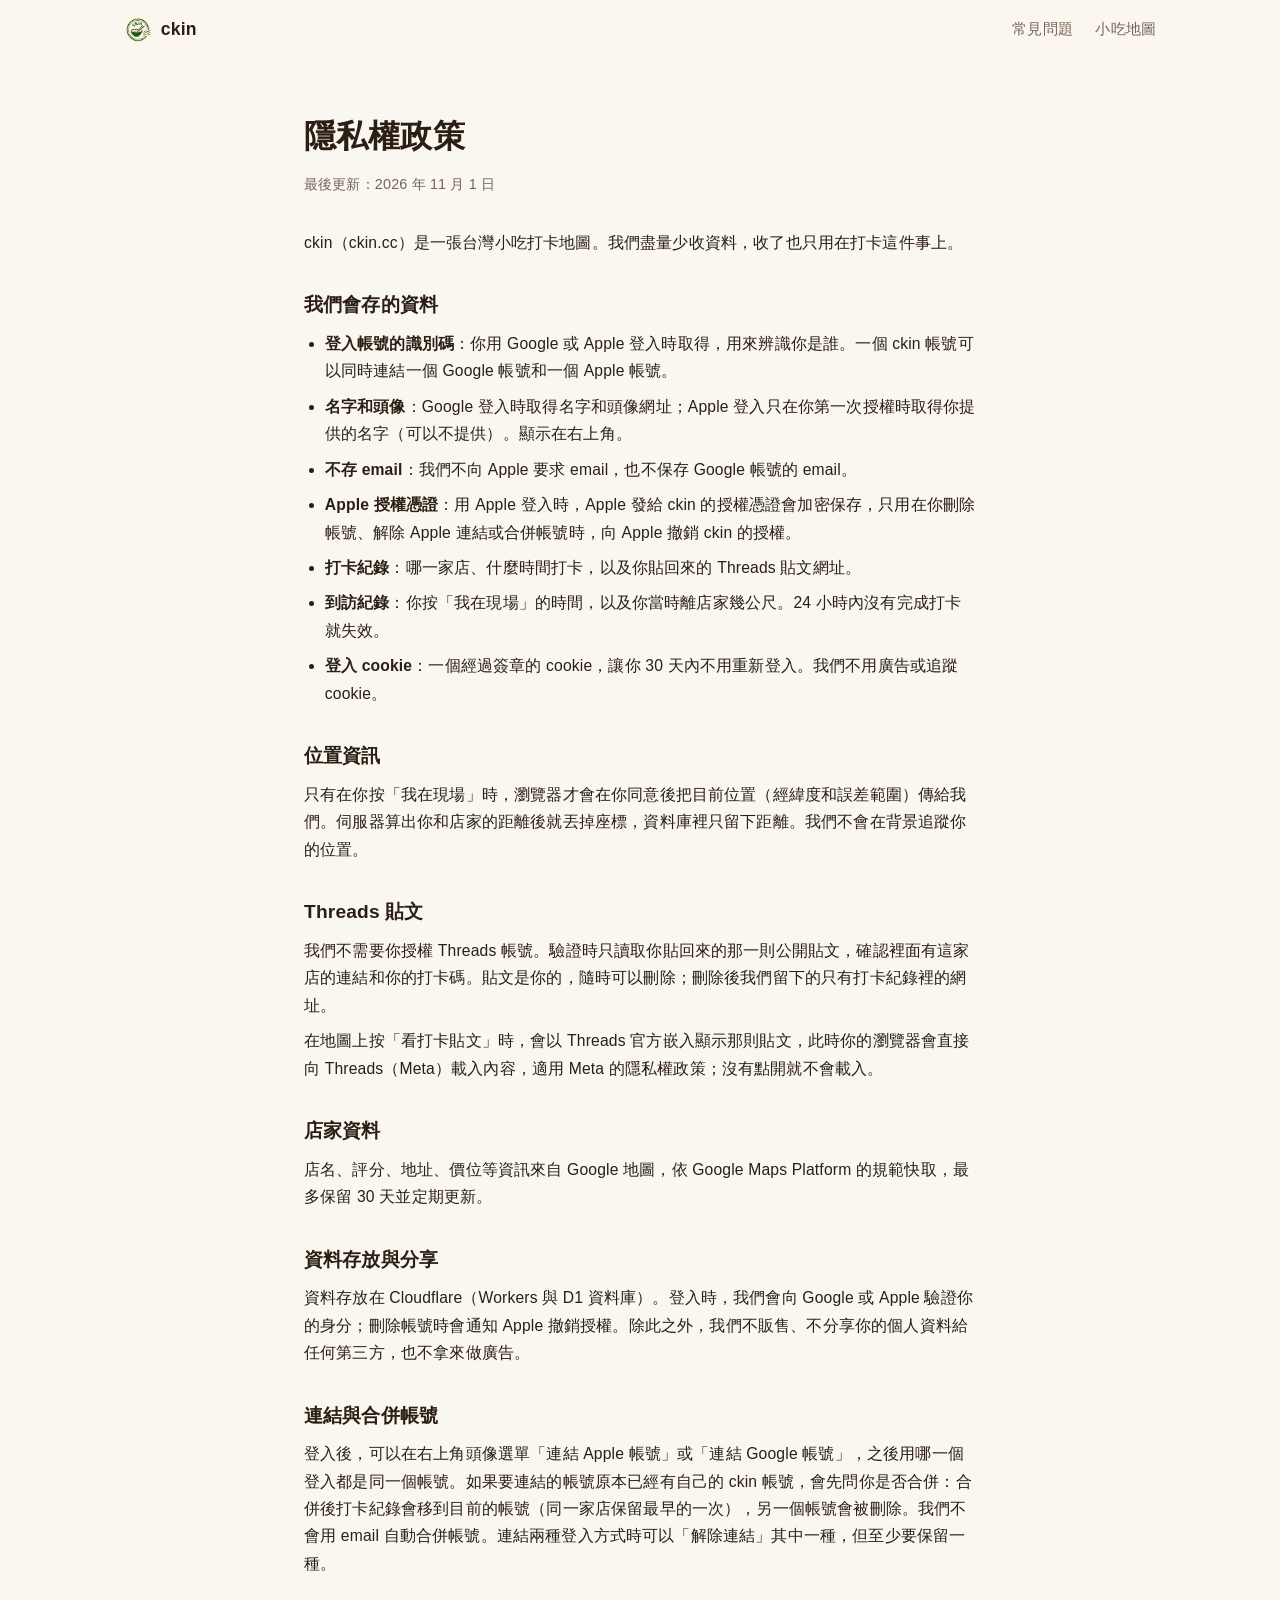
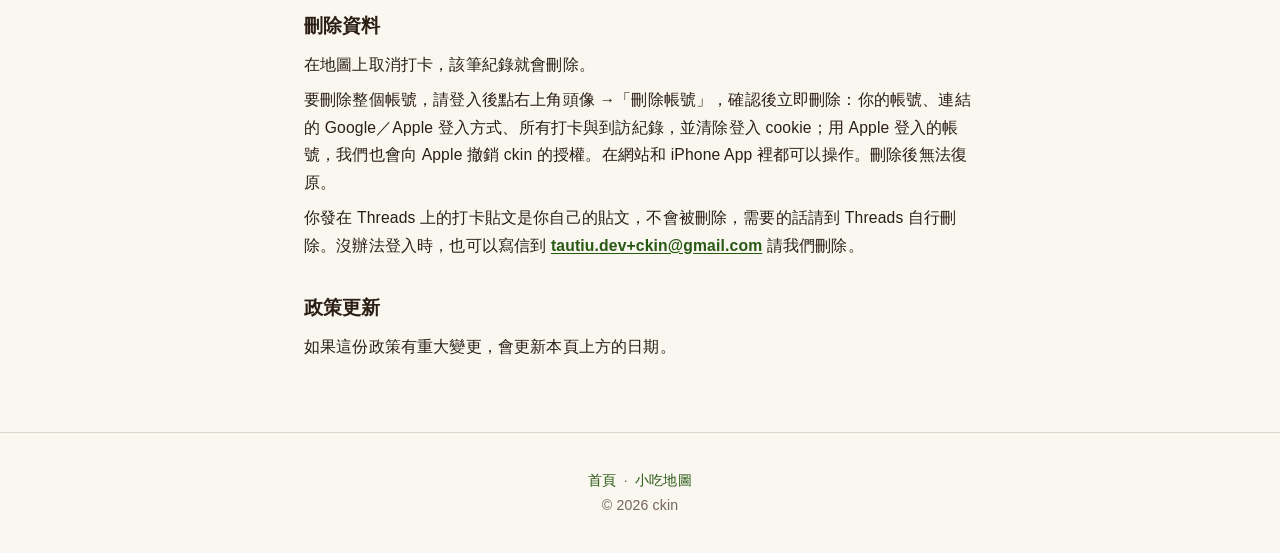
<file: privacy/index.html>
<!DOCTYPE html>
<html lang="zh-Hant">
<head>
  <meta charset="utf-8">
  <meta name="viewport" content="width=device-width, initial-scale=1">
  <title>隱私權政策 — ckin</title>
  <meta name="description" content="ckin 收集哪些資料、怎麼使用、保存多久。">
  <link rel="canonical" href="https://www.ckin.cc/privacy/">
  <link rel="icon" type="image/png" href="/favicon.png">
  <meta name="theme-color" content="#275913">
  <link rel="stylesheet" href="/site.css?v=3">
</head>
<body>
  <nav>
    <a class="brand" href="/"><img src="/icon.png" alt="" width="28" height="28">ckin</a>
    <div class="links">
      <a href="/#faq">常見問題</a>
      <a href="https://ckin.cc/taipei">小吃地圖</a>
    </div>
  </nav>
  <main class="prose">
    <h1>隱私權政策</h1>
    <p class="updated">最後更新：2026 年 11 月 1 日</p>

    <p>ckin（ckin.cc）是一張台灣小吃打卡地圖。我們盡量少收資料，收了也只用在打卡這件事上。</p>

    <h2>我們會存的資料</h2>
    <ul>
      <li><b>登入帳號的識別碼</b>：你用 Google 或 Apple 登入時取得，用來辨識你是誰。一個 ckin 帳號可以同時連結一個 Google 帳號和一個 Apple 帳號。</li>
      <li><b>名字和頭像</b>：Google 登入時取得名字和頭像網址；Apple 登入只在你第一次授權時取得你提供的名字（可以不提供）。顯示在右上角。</li>
      <li><b>不存 email</b>：我們不向 Apple 要求 email，也不保存 Google 帳號的 email。</li>
      <li><b>Apple 授權憑證</b>：用 Apple 登入時，Apple 發給 ckin 的授權憑證會加密保存，只用在你刪除帳號、解除 Apple 連結或合併帳號時，向 Apple 撤銷 ckin 的授權。</li>
      <li><b>打卡紀錄</b>：哪一家店、什麼時間打卡，以及你貼回來的 Threads 貼文網址。</li>
      <li><b>到訪紀錄</b>：你按「我在現場」的時間，以及你當時離店家幾公尺。24 小時內沒有完成打卡就失效。</li>
      <li><b>登入 cookie</b>：一個經過簽章的 cookie，讓你 30 天內不用重新登入。我們不用廣告或追蹤 cookie。</li>
    </ul>

    <h2>位置資訊</h2>
    <p>只有在你按「我在現場」時，瀏覽器才會在你同意後把目前位置（經緯度和誤差範圍）傳給我們。伺服器算出你和店家的距離後就丟掉座標，資料庫裡只留下距離。我們不會在背景追蹤你的位置。</p>

    <h2>Threads 貼文</h2>
    <p>我們不需要你授權 Threads 帳號。驗證時只讀取你貼回來的那一則公開貼文，確認裡面有這家店的連結和你的打卡碼。貼文是你的，隨時可以刪除；刪除後我們留下的只有打卡紀錄裡的網址。</p>
    <p>在地圖上按「看打卡貼文」時，會以 Threads 官方嵌入顯示那則貼文，此時你的瀏覽器會直接向 Threads（Meta）載入內容，適用 Meta 的隱私權政策；沒有點開就不會載入。</p>

    <h2>店家資料</h2>
    <p>店名、評分、地址、價位等資訊來自 Google 地圖，依 Google Maps Platform 的規範快取，最多保留 30 天並定期更新。</p>

    <h2>資料存放與分享</h2>
    <p>資料存放在 Cloudflare（Workers 與 D1 資料庫）。登入時，我們會向 Google 或 Apple 驗證你的身分；刪除帳號時會通知 Apple 撤銷授權。除此之外，我們不販售、不分享你的個人資料給任何第三方，也不拿來做廣告。</p>

    <h2>連結與合併帳號</h2>
    <p>登入後，可以在右上角頭像選單「連結 Apple 帳號」或「連結 Google 帳號」，之後用哪一個登入都是同一個帳號。如果要連結的帳號原本已經有自己的 ckin 帳號，會先問你是否合併：合併後打卡紀錄會移到目前的帳號（同一家店保留最早的一次），另一個帳號會被刪除。我們不會用 email 自動合併帳號。連結兩種登入方式時可以「解除連結」其中一種，但至少要保留一種。</p>

    <h2>刪除資料</h2>
    <p>在地圖上取消打卡，該筆紀錄就會刪除。</p>
    <p>要刪除整個帳號，請登入後點右上角頭像 →「刪除帳號」，確認後立即刪除：你的帳號、連結的 Google／Apple 登入方式、所有打卡與到訪紀錄，並清除登入 cookie；用 Apple 登入的帳號，我們也會向 Apple 撤銷 ckin 的授權。在網站和 iPhone App 裡都可以操作。刪除後無法復原。</p>
    <p>你發在 Threads 上的打卡貼文是你自己的貼文，不會被刪除，需要的話請到 Threads 自行刪除。沒辦法登入時，也可以寫信到 <a href="mailto:tautiu.dev+ckin@gmail.com">tautiu.dev+ckin@gmail.com</a> 請我們刪除。</p>

    <h2>政策更新</h2>
    <p>如果這份政策有重大變更，會更新本頁上方的日期。</p>
  </main>
  <footer>
    <div><a href="/">首頁</a> · <a href="https://ckin.cc/taipei">小吃地圖</a></div>
    <div>© 2026 ckin</div>
  </footer>
</body>
</html>
</file>
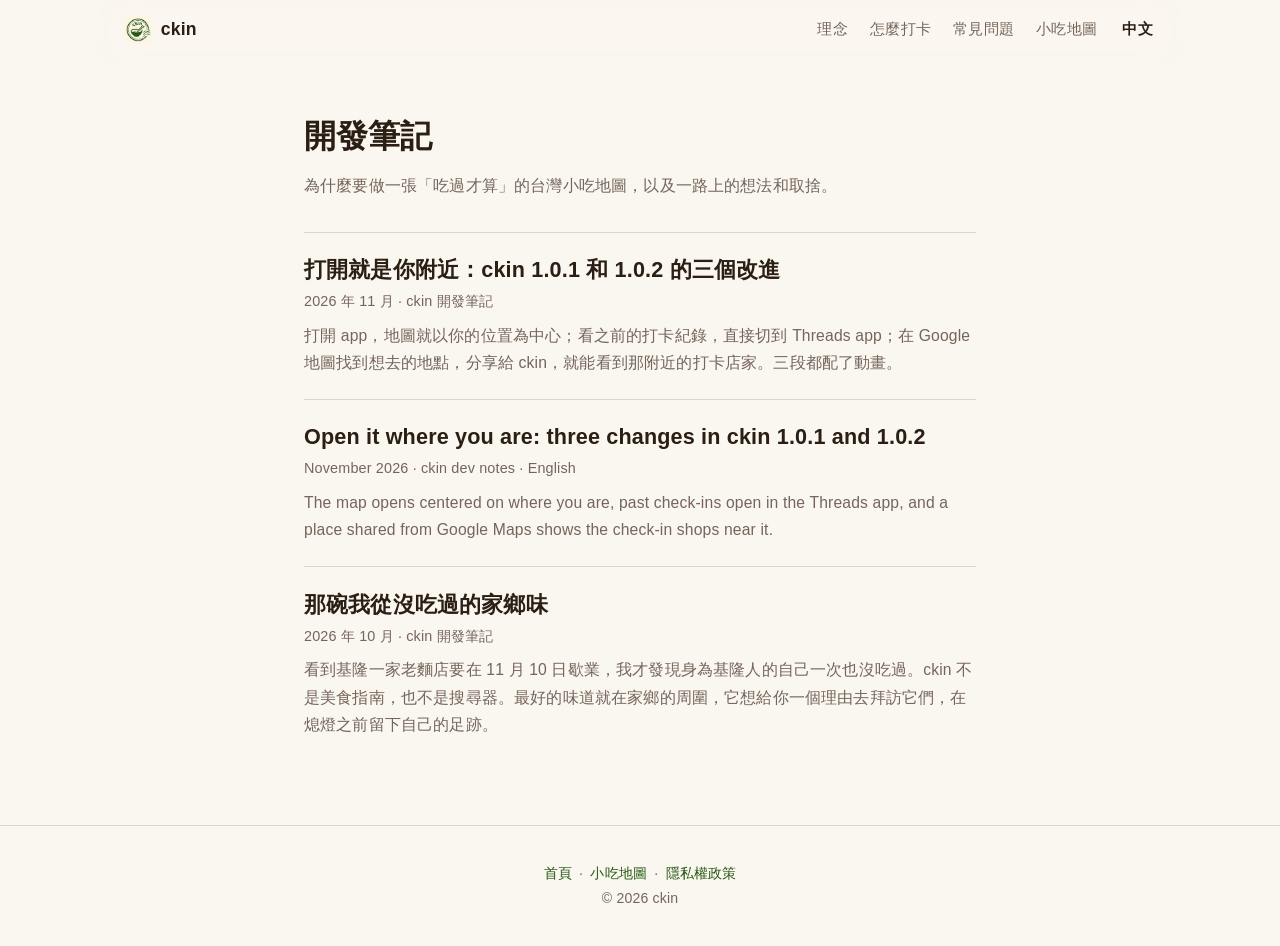
<file: zh/notes/index.html>
<!DOCTYPE html>
<html lang="zh-Hant">
<head>
  <meta charset="utf-8">
  <meta name="viewport" content="width=device-width, initial-scale=1">
  <title>ckin — 開發筆記</title>
  <meta name="description" content="ckin 的開發筆記：為什麼要做一張「吃過才算」的台灣小吃地圖，以及一路上的想法和取捨。">
  <meta property="og:type" content="website">
  <meta property="og:title" content="ckin — 開發筆記">
  <meta property="og:description" content="為什麼要做一張「吃過才算」的台灣小吃地圖，以及一路上的想法和取捨。">
  <meta property="og:url" content="https://www.ckin.cc/zh/notes/">
  <meta property="og:image" content="https://www.ckin.cc/og.png?v=3">
  <meta property="og:image:width" content="1200">
  <meta property="og:image:height" content="630">
  <meta property="og:site_name" content="ckin">
  <meta property="og:locale" content="zh_TW">
  <meta name="twitter:card" content="summary_large_image">
  <meta name="twitter:image" content="https://www.ckin.cc/og.png?v=3">
  <link rel="canonical" href="https://www.ckin.cc/zh/notes/">
  <link rel="icon" type="image/png" href="/favicon.png">
  <link rel="apple-touch-icon" href="/apple-touch-icon.png">
  <meta name="theme-color" content="#275913">
  <link rel="stylesheet" href="/site.css?v=4">
</head>
<body>
  <nav>
    <a class="brand" href="/"><img src="/icon.png" alt="" width="28" height="28">ckin</a>
    <div class="links">
      <a href="/#story">理念</a>
      <a href="/#how">怎麼打卡</a>
      <a href="/#faq">常見問題</a>
      <a href="https://ckin.cc/taipei">小吃地圖</a>
      <span class="lang"><a class="active" href="/zh/notes/">中文</a></span>
    </div>
  </nav>
  <main class="notes">
    <h1>開發筆記</h1>
    <p class="intro">為什麼要做一張「吃過才算」的台灣小吃地圖，以及一路上的想法和取捨。</p>
    <ul class="note-list">
      <li>
        <a href="/zh/notes/around-you/">
          <div class="t">打開就是你附近：ckin 1.0.1 和 1.0.2 的三個改進</div>
          <div class="d">2026 年 11 月 · ckin 開發筆記</div>
          <div class="s">打開 app，地圖就以你的位置為中心；看之前的打卡紀錄，直接切到 Threads app；在 Google 地圖找到想去的地點，分享給 ckin，就能看到那附近的打卡店家。三段都配了動畫。</div>
        </a>
      </li>
      <li lang="en">
        <a href="/en/notes/around-you/" hreflang="en">
          <div class="t">Open it where you are: three changes in ckin 1.0.1 and 1.0.2</div>
          <div class="d">November 2026 · ckin dev notes · English</div>
          <div class="s">The map opens centered on where you are, past check-ins open in the Threads app, and a place shared from Google Maps shows the check-in shops near it.</div>
        </a>
      </li>
      <li>
        <a href="/zh/notes/why-ckin/">
          <div class="t">那碗我從沒吃過的家鄉味</div>
          <div class="d">2026 年 10 月 · ckin 開發筆記</div>
          <div class="s">看到基隆一家老麵店要在 11 月 10 日歇業，我才發現身為基隆人的自己一次也沒吃過。ckin 不是美食指南，也不是搜尋器。最好的味道就在家鄉的周圍，它想給你一個理由去拜訪它們，在熄燈之前留下自己的足跡。</div>
        </a>
      </li>
    </ul>
  </main>
  <footer>
    <div><a href="/">首頁</a> · <a href="https://ckin.cc/taipei">小吃地圖</a> · <a href="/privacy/">隱私權政策</a></div>
    <div>© 2026 ckin</div>
  </footer>
</body>
</html>
</file>
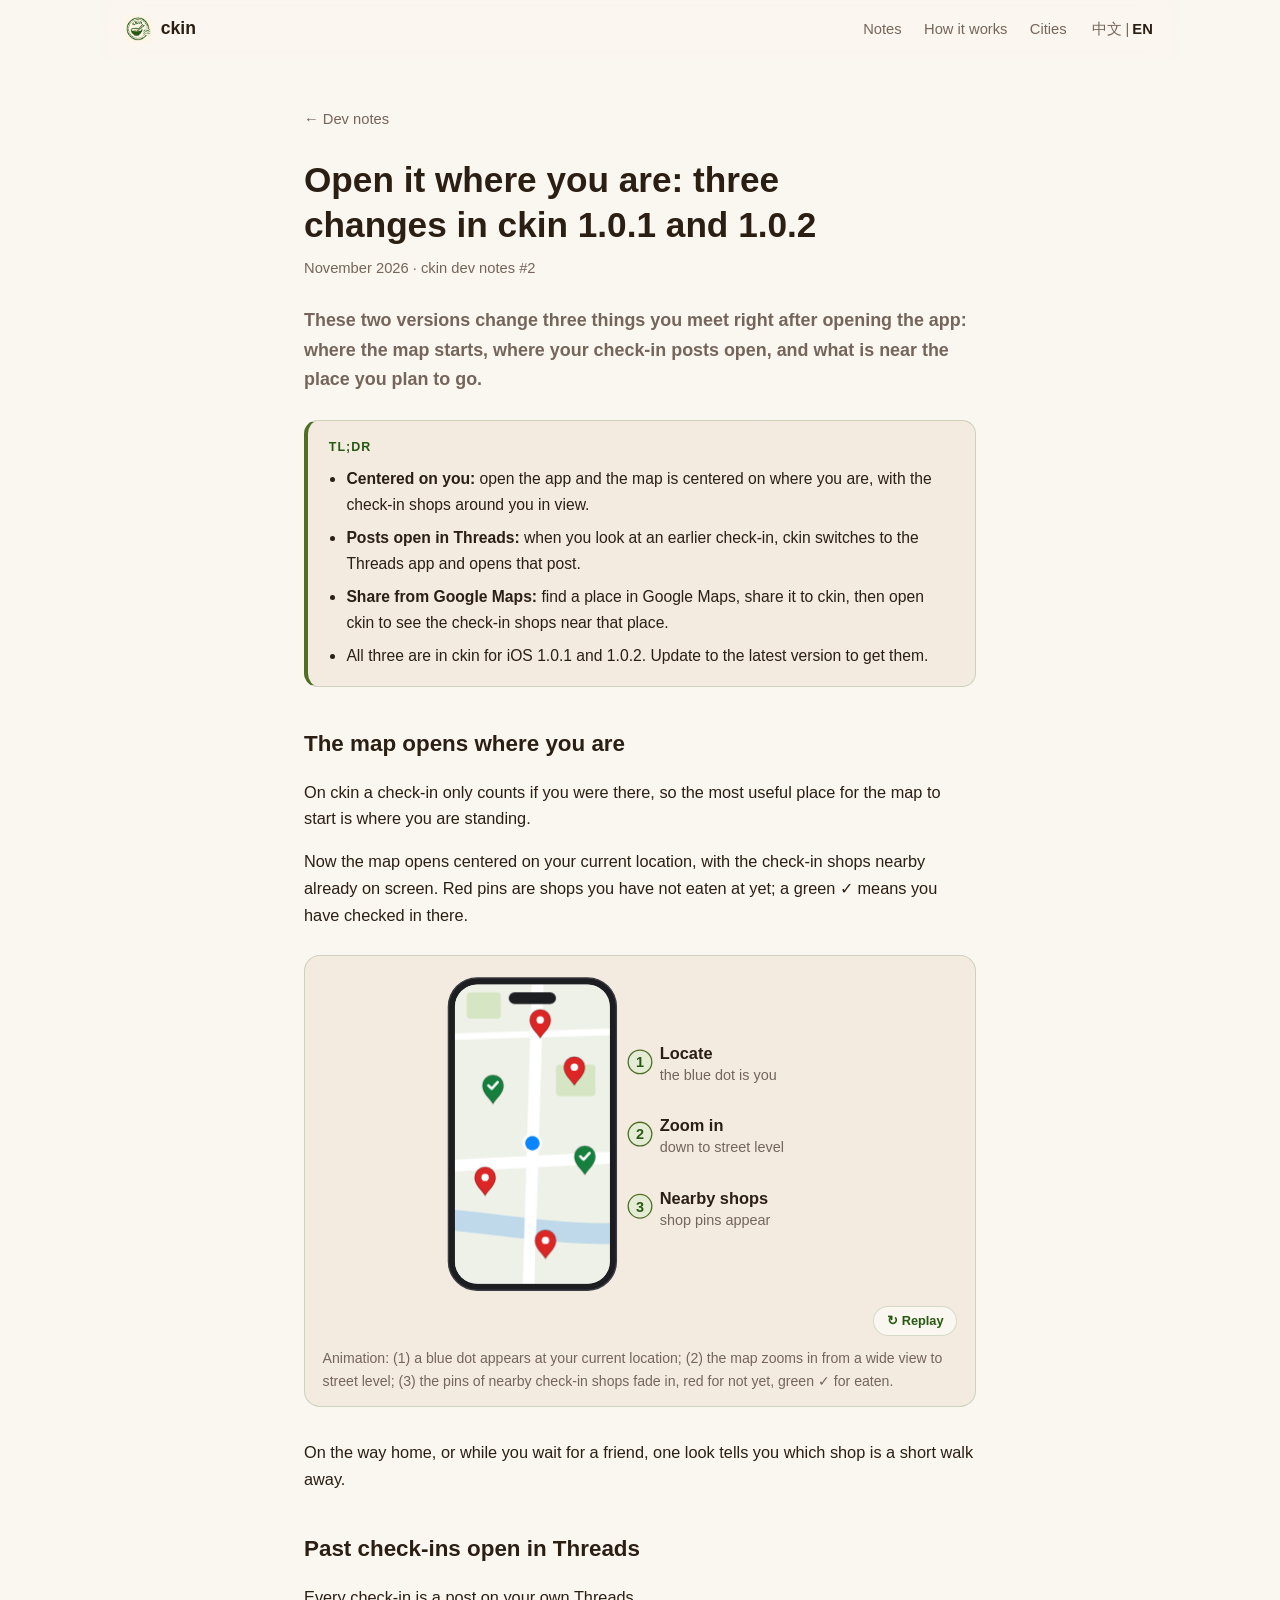
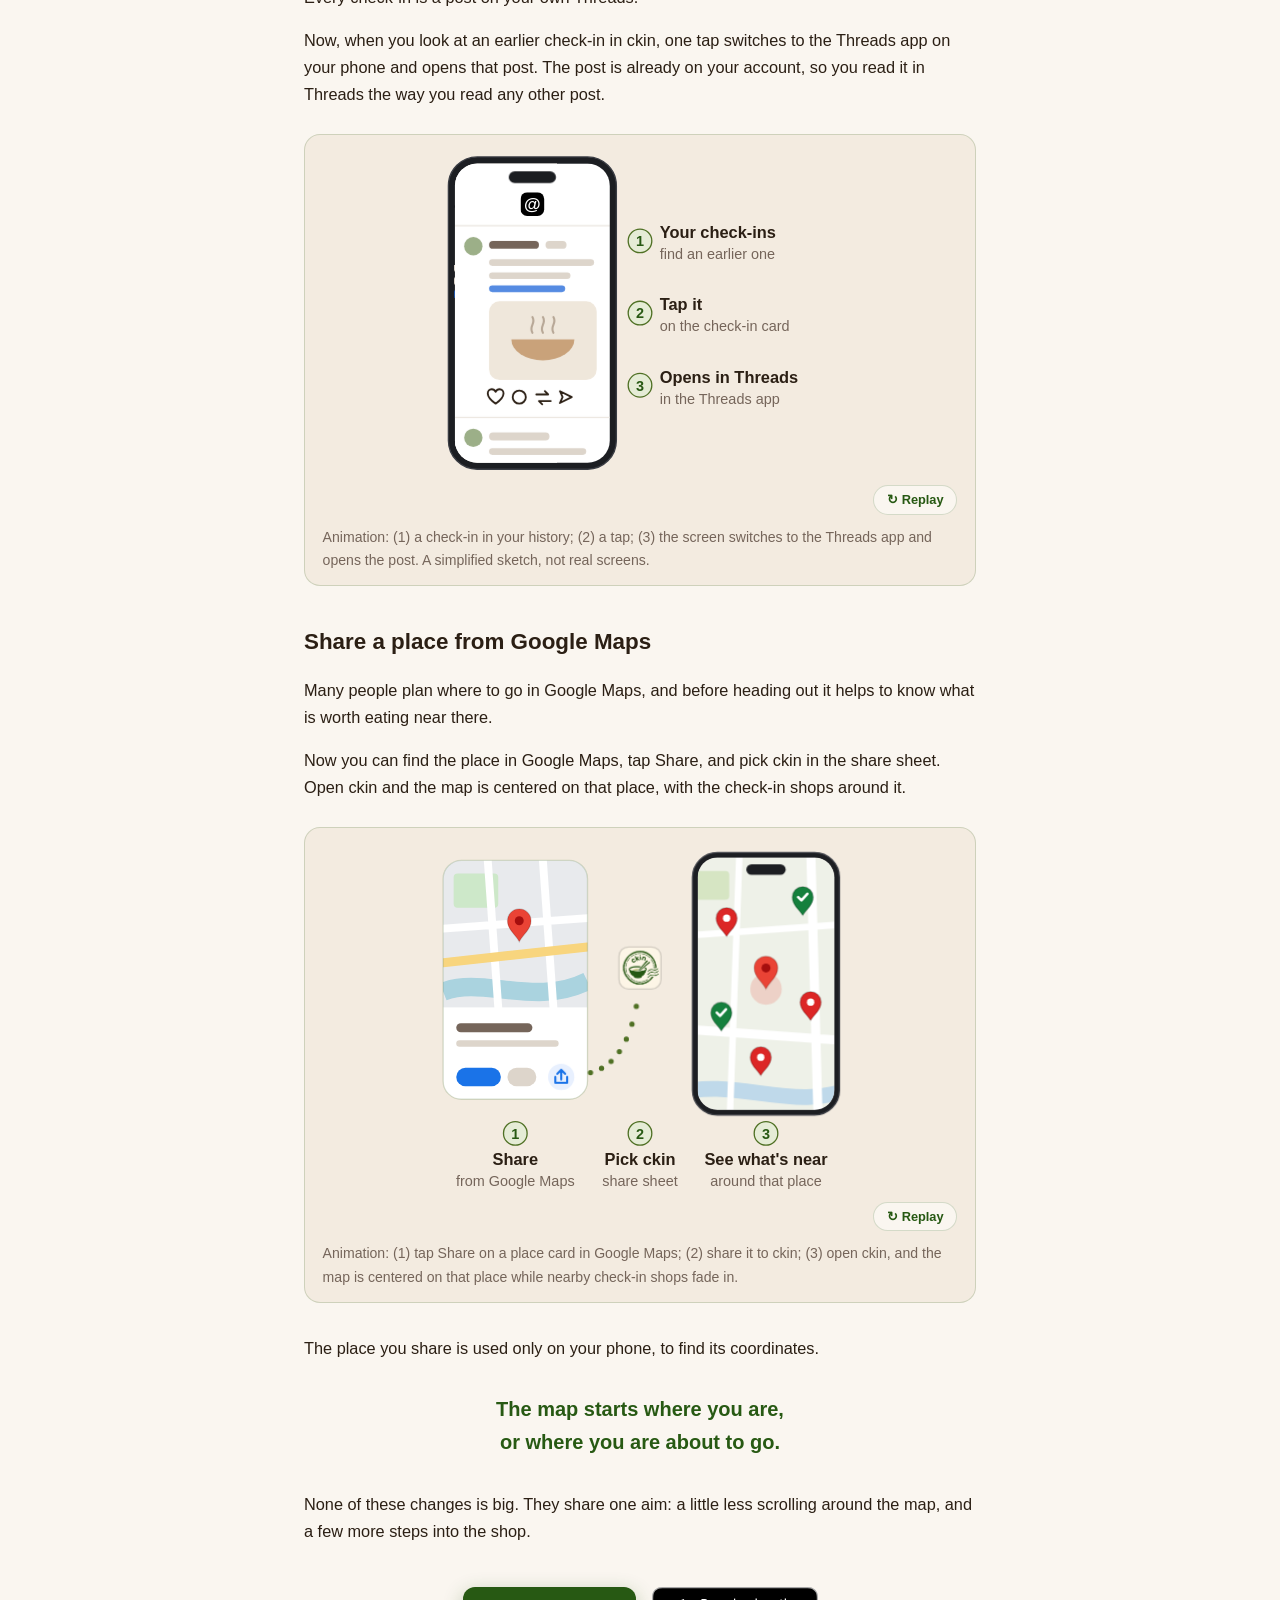
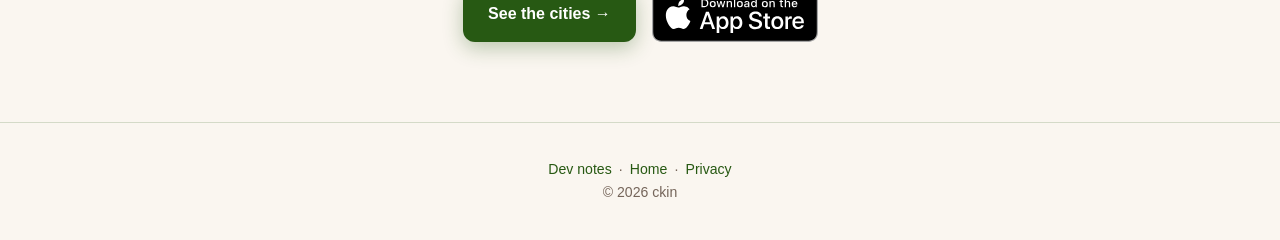
<file: en/notes/around-you/index.html>
<!DOCTYPE html>
<html lang="en">
<head>
  <meta charset="utf-8">
  <meta name="viewport" content="width=device-width, initial-scale=1">
  <title>Open it where you are: three changes in ckin 1.0.1 and 1.0.2 — ckin dev notes</title>
  <meta name="description" content="Three changes in ckin for iOS 1.0.1 and 1.0.2: the map opens centered on where you are, past check-ins open in the Threads app, and a place you share from Google Maps shows the check-in shops near it.">
  <meta property="og:type" content="article">
  <meta property="og:title" content="Open it where you are: three changes in ckin 1.0.1 and 1.0.2">
  <meta property="og:description" content="A map centered on you, check-ins that open in Threads, and places shared from Google Maps with the check-in shops around them.">
  <meta property="og:url" content="https://www.ckin.cc/en/notes/around-you/">
  <meta property="og:image" content="https://www.ckin.cc/en/notes/around-you/og.png">
  <meta property="og:image:width" content="1200">
  <meta property="og:image:height" content="630">
  <meta property="og:site_name" content="ckin">
  <meta property="og:locale" content="en_US">
  <meta property="article:published_time" content="2026-11-04">
  <meta name="twitter:card" content="summary_large_image">
  <meta name="twitter:image" content="https://www.ckin.cc/en/notes/around-you/og.png">
  <link rel="alternate" hreflang="zh-Hant" href="https://www.ckin.cc/zh/notes/around-you/">
  <link rel="alternate" hreflang="en" href="https://www.ckin.cc/en/notes/around-you/">
  <link rel="alternate" hreflang="x-default" href="https://www.ckin.cc/zh/notes/around-you/">
  <link rel="canonical" href="https://www.ckin.cc/en/notes/around-you/">
  <link rel="icon" type="image/png" href="/favicon.png">
  <link rel="apple-touch-icon" href="/apple-touch-icon.png">
  <meta name="theme-color" content="#275913">
  <meta name="apple-itunes-app" content="app-id=6829451051">
  <link rel="stylesheet" href="/site.css?v=4">
</head>
<body>
  <nav>
    <a class="brand" href="/en/"><img src="/icon.png" alt="" width="28" height="28">ckin</a>
    <div class="links">
      <a href="/zh/notes/">Notes</a>
      <a href="/en/#how">How it works</a>
      <a href="/en/#cities">Cities</a>
      <span class="lang"><a href="/zh/notes/around-you/">中文</a>|<a class="active" href="/en/notes/around-you/">EN</a></span>
    </div>
  </nav>
  <main class="notes">
    <a class="backlink" href="/zh/notes/">← Dev notes</a>
    <h1 class="title">Open it where you are: three changes in ckin 1.0.1 and 1.0.2</h1>
    <p class="meta">November 2026 · ckin dev notes #2</p>
    <p class="lead">These two versions change three things you meet right after opening the app: where the map starts, where your check-in posts open, and what is near the place you plan to go.</p>
    <article>
      <div class="tldr">
        <div class="label">TL;DR</div>
        <ul>
          <li><b>Centered on you:</b> open the app and the map is centered on where you are, with the check-in shops around you in view.</li>
          <li><b>Posts open in Threads:</b> when you look at an earlier check-in, ckin switches to the Threads app and opens that post.</li>
          <li><b>Share from Google Maps:</b> find a place in Google Maps, share it to ckin, then open ckin to see the check-in shops near that place.</li>
          <li>All three are in ckin for iOS 1.0.1 and 1.0.2. Update to the latest version to get them.</li>
        </ul>
      </div>

      <h2>The map opens where you are</h2>
      <p>On ckin a check-in only counts if you were there, so the most useful place for the map to start is where you are standing.</p>
      <p>Now the map opens centered on your current location, with the check-in shops nearby already on screen. Red pins are shops you have not eaten at yet; a green ✓ means you have checked in there.</p>
      <figure class="fig anim fig-nearby" data-anim="nearby">
        <svg viewBox="0 0 320 250" role="img" aria-labelledby="fig-nearby-t fig-nearby-d">
          <title id="fig-nearby-t">The app opens with the map centered on you</title>
          <desc id="fig-nearby-d">A blue dot for your location appears on the phone screen, the map zooms in from a wide view to street level, and then the pins of nearby check-in shops fade in one by one.</desc>
          <defs><clipPath id="n-scr"><rect x="19" y="11" width="118" height="228" rx="17"/></clipPath></defs>
          <rect class="body" x="14" y="6" width="128" height="238" rx="22"/>
          <g clip-path="url(#n-scr)">
            <rect class="land" x="19" y="11" width="118" height="228"/>
            <g transform="translate(78 132)">
              <g class="zoom">
                <rect class="land" x="-160" y="-320" width="320" height="600"/>
                <rect class="park" x="18" y="-60" width="30" height="24" rx="3"/>
                <rect class="park" x="-50" y="-115" width="26" height="20" rx="3"/>
                <rect class="park" x="-120" y="150" width="60" height="40" rx="4"/>
                <rect class="park" x="90" y="-230" width="50" height="40" rx="4"/>
                <path class="water" d="M-160 60C-60 40 40 95 160 52"/>
                <path class="road" d="M-160-78L160-88M-160 120L160 132M-62-320L-70 280M70-320L80 280M-160-190L160-200M-160 210L160 225M-130-320L-140 280M135-320L145 280M-160-270L160-280"/>
                <path class="road major" d="M-160 22L160 6M10-320L-8 280"/>
              </g>
              <g transform="translate(-30 -30)"><g class="mk done" style="--d:2.9s"><path class="hd" d="M0 0C-3-5-8-8-8-14A8 8 0 1 1 8-14C8-8 3-5 0 0Z"/><path class="g" d="M-3.5-14l2.5 2.5 4.5-5"/></g></g>
              <g transform="translate(32 -44)"><g class="mk" style="--d:3.1s"><path class="hd" d="M0 0C-3-5-8-8-8-14A8 8 0 1 1 8-14C8-8 3-5 0 0Z"/><circle class="g2" cy="-14" r="2.8"/></g></g>
              <g transform="translate(-36 40)"><g class="mk" style="--d:3.3s"><path class="hd" d="M0 0C-3-5-8-8-8-14A8 8 0 1 1 8-14C8-8 3-5 0 0Z"/><circle class="g2" cy="-14" r="2.8"/></g></g>
              <g transform="translate(40 24)"><g class="mk done" style="--d:3.5s"><path class="hd" d="M0 0C-3-5-8-8-8-14A8 8 0 1 1 8-14C8-8 3-5 0 0Z"/><path class="g" d="M-3.5-14l2.5 2.5 4.5-5"/></g></g>
              <g transform="translate(6 -80)"><g class="mk" style="--d:3.7s"><path class="hd" d="M0 0C-3-5-8-8-8-14A8 8 0 1 1 8-14C8-8 3-5 0 0Z"/><circle class="g2" cy="-14" r="2.8"/></g></g>
              <g transform="translate(10 88)"><g class="mk" style="--d:3.9s"><path class="hd" d="M0 0C-3-5-8-8-8-14A8 8 0 1 1 8-14C8-8 3-5 0 0Z"/><circle class="g2" cy="-14" r="2.8"/></g></g>
              <circle class="ring" r="8"/>
              <g class="me"><circle class="me-o" r="7.5"/><circle class="me-i" r="5.5"/></g>
            </g>
          </g>
          <rect class="island" x="60" y="17" width="36" height="9" rx="4.5"/>
          <g class="st" style="--d:0s"><circle cx="160" cy="70" r="9"/><text class="n" x="160" y="74">1</text><text class="h" x="175" y="68">Locate</text><text class="s" x="175" y="84">the blue dot is you</text></g>
          <g class="st" style="--d:0.9s"><circle cx="160" cy="125" r="9"/><text class="n" x="160" y="129">2</text><text class="h" x="175" y="123">Zoom in</text><text class="s" x="175" y="139">down to street level</text></g>
          <g class="st" style="--d:2.9s"><circle cx="160" cy="180" r="9"/><text class="n" x="160" y="184">3</text><text class="h" x="175" y="178">Nearby shops</text><text class="s" x="175" y="194">shop pins appear</text></g>
        </svg>
        <button class="replay" type="button" hidden>↻ Replay</button>
        <figcaption>Animation: (1) a blue dot appears at your current location; (2) the map zooms in from a wide view to street level; (3) the pins of nearby check-in shops fade in, red for not yet, green ✓ for eaten.</figcaption>
      </figure>
      <p>On the way home, or while you wait for a friend, one look tells you which shop is a short walk away.</p>

      <h2>Past check-ins open in Threads</h2>
      <p>Every check-in is a post on your own Threads.</p>
      <p>Now, when you look at an earlier check-in in ckin, one tap switches to the Threads app on your phone and opens that post. The post is already on your account, so you read it in Threads the way you read any other post.</p>
      <figure class="fig anim fig-threads" data-anim="threads">
        <svg viewBox="0 0 320 250" role="img" aria-labelledby="fig-threads-t fig-threads-d">
          <title id="fig-threads-t">A past check-in opens in the Threads app</title>
          <desc id="fig-threads-d">A check-in card in ckin is tapped, the screen slides over to the Threads app, the Threads icon appears, and then the post opens in Threads.</desc>
          <defs><clipPath id="t-scr"><rect x="19" y="11" width="118" height="228" rx="17"/></clipPath></defs>
          <rect class="body" x="14" y="6" width="128" height="238" rx="22"/>
          <g clip-path="url(#t-scr)">
            <g class="t-app">
              <rect class="cream" x="19" y="11" width="118" height="228"/>
              <text class="ui" x="29" y="47">Check-ins</text>
              <g transform="translate(78 90)"><g class="t-card">
                <rect class="sheet" x="-51" y="-30" width="102" height="60" rx="10"/>
                <circle class="av" cx="-38" cy="-16" r="6"/>
                <rect class="bar dk" x="-27" y="-19" width="40" height="6" rx="3"/>
                <g transform="translate(38 -2)"><g class="mk done"><path class="hd" d="M0 0C-3-5-8-8-8-14A8 8 0 1 1 8-14C8-8 3-5 0 0Z"/><path class="g" d="M-3.5-14l2.5 2.5 4.5-5"/></g></g>
                <rect class="bar" x="-43" y="-2" width="70" height="5" rx="2.5"/>
                <rect class="bar" x="-43" y="8" width="56" height="5" rx="2.5"/>
                <rect class="bar link" x="-43" y="18" width="62" height="5" rx="2.5"/>
              </g></g>
              <rect class="sheet" x="27" y="128" width="102" height="46" rx="10"/>
              <circle class="av" cx="40" cy="142" r="6"/>
              <rect class="bar" x="51" y="139" width="44" height="6" rx="3"/>
              <rect class="bar" x="35" y="156" width="80" height="5" rx="2.5"/>
              <rect class="sheet" x="27" y="182" width="102" height="46" rx="10"/>
              <circle class="av" cx="40" cy="196" r="6"/>
              <rect class="bar" x="51" y="193" width="36" height="6" rx="3"/>
              <rect class="bar" x="35" y="210" width="72" height="5" rx="2.5"/>
            </g>
            <g transform="translate(78 92)"><circle class="tap" style="--d:1s" r="14"/></g>
            <g class="t-panel">
              <rect class="paper" x="19" y="11" width="118" height="228"/>
              <rect class="rule" x="19" y="58" width="118" height="1"/>
              <g class="t-post">
                <circle class="av" cx="33" cy="74" r="7"/>
                <rect class="bar dk" x="45" y="70" width="38" height="6" rx="3"/>
                <rect class="bar" x="88" y="70" width="16" height="6" rx="3"/>
                <rect class="bar" x="45" y="84" width="80" height="5" rx="2.5"/>
                <rect class="bar" x="45" y="94" width="62" height="5" rx="2.5"/>
                <rect class="bar link" x="45" y="104" width="58" height="5" rx="2.5"/>
                <rect class="photo" x="45" y="116" width="82" height="60" rx="8"/>
                <path class="steam" d="M78 140c-3-5 3-7 0-12M86 140c-3-5 3-7 0-12M94 140c-3-5 3-7 0-12"/>
                <path class="bowl" d="M62 145h48a24 16 0 0 1-48 0Z"/>
                <path class="act" d="M50 194c-5-3.5-6-6-6-7.8 0-1.8 1.4-3.2 3-3.2 1.4 0 2.4.8 3 2 .6-1.2 1.6-2 3-2 1.6 0 3 1.4 3 3.2 0 1.8-1 4.3-6 7.8Z"/>
                <circle class="act" cx="68" cy="189" r="5"/>
                <path class="act" d="M81 187h9l-2.5-2.5M92 192h-9l2.5 2.5"/>
                <path class="act" d="M99 184.5l9 4.5-9 4.5 2-4.5Z"/>
                <rect class="rule" x="19" y="204" width="118" height="1"/>
                <circle class="av" cx="33" cy="220" r="7"/>
                <rect class="bar" x="45" y="216" width="46" height="6" rx="3"/>
                <rect class="bar" x="45" y="228" width="74" height="5" rx="2.5"/>
              </g>
            </g>
            <g transform="translate(78 42)"><g class="t-icon"><rect class="th-bg" x="-9" y="-9" width="18" height="18" rx="5"/><text class="th-at" x="0" y="4.5">@</text></g></g>
          </g>
          <rect class="island" x="60" y="17" width="36" height="9" rx="4.5"/>
          <g class="st" style="--d:0s"><circle cx="160" cy="70" r="9"/><text class="n" x="160" y="74">1</text><text class="h" x="175" y="68">Your check-ins</text><text class="s" x="175" y="84">find an earlier one</text></g>
          <g class="st" style="--d:1s"><circle cx="160" cy="125" r="9"/><text class="n" x="160" y="129">2</text><text class="h" x="175" y="123">Tap it</text><text class="s" x="175" y="139">on the check-in card</text></g>
          <g class="st" style="--d:1.6s"><circle cx="160" cy="180" r="9"/><text class="n" x="160" y="184">3</text><text class="h" x="175" y="178">Opens in Threads</text><text class="s" x="175" y="194">in the Threads app</text></g>
        </svg>
        <button class="replay" type="button" hidden>↻ Replay</button>
        <figcaption>Animation: (1) a check-in in your history; (2) a tap; (3) the screen switches to the Threads app and opens the post. A simplified sketch, not real screens.</figcaption>
      </figure>

      <h2>Share a place from Google Maps</h2>
      <p>Many people plan where to go in Google Maps, and before heading out it helps to know what is worth eating near there.</p>
      <p>Now you can find the place in Google Maps, tap Share, and pick ckin in the share sheet. Open ckin and the map is centered on that place, with the check-in shops around it.</p>
      <figure class="fig anim fig-share" data-anim="share">
        <svg viewBox="0 0 320 268" role="img" aria-labelledby="fig-share-t fig-share-d">
          <title id="fig-share-t">Share a place from Google Maps to ckin</title>
          <desc id="fig-share-d">A place card in Google Maps shows a pin. After a tap on Share, a dotted path runs from the share button to the ckin icon, then the ckin map opens centered on that pin and nearby check-in shops fade in.</desc>
          <defs>
            <clipPath id="s-card"><rect x="10" y="14" width="110" height="182" rx="14"/></clipPath>
            <clipPath id="s-scr"><rect x="204" y="12" width="104" height="192" rx="15"/></clipPath>
            <clipPath id="s-icc"><rect x="-16" y="-16" width="32" height="32" rx="7.2"/></clipPath>
          </defs>
          <g clip-path="url(#s-card)">
            <rect class="gm-card" x="10" y="14" width="110" height="182"/>
            <rect class="gm-land" x="10" y="14" width="110" height="112"/>
            <rect class="gm-park" x="18" y="24" width="34" height="26" rx="3"/>
            <path class="gm-water" d="M10 114C40 102 80 126 120 106"/>
            <path class="gm-road" d="M10 66L120 58M44 14L52 126M86 14L94 126"/>
            <path class="gm-road major" d="M10 92L120 80"/>
            <g transform="translate(68 76)"><g class="gm-pin"><path class="hd" d="M0 0C-3-6-9-9-9-16A9 9 0 1 1 9-16C9-9 3-6 0 0Z"/><circle class="g2" cy="-16" r="3.4"/></g></g>
            <rect class="bar dk" x="20" y="138" width="58" height="7" rx="3.5"/>
            <rect class="bar" x="20" y="151" width="78" height="5" rx="2.5"/>
            <rect class="gm-btn" x="20" y="172" width="34" height="14" rx="7"/>
            <rect class="bar" x="59" y="172" width="22" height="14" rx="7"/>
          </g>
          <rect class="gm-edge" x="10" y="14" width="110" height="182" rx="14"/>
          <g transform="translate(100 179)"><g class="s-btn"><circle r="10"/><path d="M0-5v7M-3-2.4l3-3 3 3M-4.5 0v4.5h9V0"/></g></g>
          <g transform="translate(100 179)"><circle class="tap" style="--d:0.6s" r="12"/></g>
          <circle class="s-dot" style="--d:1.35s" cx="122.3" cy="175.7" r="2"/>
          <circle class="s-dot" style="--d:1.45s" cx="130.7" cy="172.4" r="2"/>
          <circle class="s-dot" style="--d:1.55s" cx="138.0" cy="167.1" r="2"/>
          <circle class="s-dot" style="--d:1.65s" cx="144.3" cy="159.7" r="2"/>
          <circle class="s-dot" style="--d:1.75s" cx="149.6" cy="150.2" r="2"/>
          <circle class="s-dot" style="--d:1.85s" cx="153.9" cy="138.8" r="2"/>
          <circle class="s-dot" style="--d:1.95s" cx="157.2" cy="125.2" r="2"/>
          <g transform="translate(160 96)"><g class="s-ic"><image href="/icon.png" x="-16" y="-16" width="32" height="32" clip-path="url(#s-icc)"/><rect class="ic-edge" x="-16" y="-16" width="32" height="32" rx="7.2"/></g></g>
          <g transform="translate(160 96)"><circle class="tap" style="--d:2.25s" r="18"/></g>
          <rect class="body" x="200" y="8" width="112" height="200" rx="19"/>
          <g clip-path="url(#s-scr)">
            <rect class="cream" x="204" y="12" width="104" height="192"/>
            <g transform="translate(256 112)">
              <g class="s-map">
                <rect class="land" x="-70" y="-110" width="140" height="220"/>
                <rect class="park" x="-56" y="-90" width="28" height="22" rx="3"/>
                <path class="water" style="stroke-width:12" d="M-70 80C-20 66 20 96 70 74"/>
                <path class="road" d="M-70-40L70-50M-20-110L-28 110"/>
                <path class="road" style="stroke-width:7" d="M-70 30L70 40M34-110L40 110"/>
              </g>
              <g class="mk dest" style="--d:3.05s"><circle class="halo" r="12"/><path class="hd" d="M0 0C-3-6-9-9-9-16A9 9 0 1 1 9-16C9-9 3-6 0 0Z"/><circle class="g2" cy="-16" r="3.4"/></g>
              <g transform="translate(-30 -40)"><g class="mk" style="--d:3.5s"><path class="hd" d="M0 0C-3-5-8-8-8-14A8 8 0 1 1 8-14C8-8 3-5 0 0Z"/><circle class="g2" cy="-14" r="2.8"/></g></g>
              <g transform="translate(28 -56)"><g class="mk done" style="--d:3.65s"><path class="hd" d="M0 0C-3-5-8-8-8-14A8 8 0 1 1 8-14C8-8 3-5 0 0Z"/><path class="g" d="M-3.5-14l2.5 2.5 4.5-5"/></g></g>
              <g transform="translate(-34 32)"><g class="mk done" style="--d:3.8s"><path class="hd" d="M0 0C-3-5-8-8-8-14A8 8 0 1 1 8-14C8-8 3-5 0 0Z"/><path class="g" d="M-3.5-14l2.5 2.5 4.5-5"/></g></g>
              <g transform="translate(34 24)"><g class="mk" style="--d:3.95s"><path class="hd" d="M0 0C-3-5-8-8-8-14A8 8 0 1 1 8-14C8-8 3-5 0 0Z"/><circle class="g2" cy="-14" r="2.8"/></g></g>
              <g transform="translate(-4 66)"><g class="mk" style="--d:4.1s"><path class="hd" d="M0 0C-3-5-8-8-8-14A8 8 0 1 1 8-14C8-8 3-5 0 0Z"/><circle class="g2" cy="-14" r="2.8"/></g></g>
            </g>
          </g>
          <rect class="island" x="241" y="17" width="30" height="8" rx="4"/>
          <g class="st c" style="--d:0s"><circle cx="65" cy="222" r="9"/><text class="n" x="65" y="226">1</text><text class="h" x="65" y="246">Share</text><text class="s" x="65" y="262">from Google Maps</text></g>
          <g class="st c" style="--d:1s"><circle cx="160" cy="222" r="9"/><text class="n" x="160" y="226">2</text><text class="h" x="160" y="246">Pick ckin</text><text class="s" x="160" y="262">share sheet</text></g>
          <g class="st c" style="--d:2.6s"><circle cx="256" cy="222" r="9"/><text class="n" x="256" y="226">3</text><text class="h" x="256" y="246">See what&#39;s near</text><text class="s" x="256" y="262">around that place</text></g>
        </svg>
        <button class="replay" type="button" hidden>↻ Replay</button>
        <figcaption>Animation: (1) tap Share on a place card in Google Maps; (2) share it to ckin; (3) open ckin, and the map is centered on that place while nearby check-in shops fade in.</figcaption>
      </figure>
      <p>The place you share is used only on your phone, to find its coordinates.</p>

      <p class="pull">The map starts where you are,<br>or where you are about to go.</p>
      <p>None of these changes is big. They share one aim: a little less scrolling around the map, and a few more steps into the shop.</p>
      <p class="note-cta cta-row"><a class="cta" href="/en/#cities">See the cities →</a><a class="appstore" href="https://apps.apple.com/app/id6829451051"><img src="/appstore-badge-en.svg" alt="Download on the App Store" width="144" height="48"></a></p>
    </article>
  </main>
  <footer>
    <div><a href="/zh/notes/">Dev notes</a> · <a href="/en/">Home</a> · <a href="/privacy/">Privacy</a></div>
    <div>© 2026 ckin</div>
  </footer>
  <script>
    (function () {
      if (!window.matchMedia || matchMedia('(prefers-reduced-motion: reduce)').matches) return;
      var d = document, figs = [].slice.call(d.querySelectorAll('.fig.anim'));
      d.documentElement.classList.add('js');
      function play(f) { f.classList.add('reset'); void f.getBoundingClientRect(); f.classList.remove('reset'); f.classList.add('go'); }
      figs.forEach(function (f) {
        var b = f.querySelector('.replay');
        b.hidden = false;
        b.addEventListener('click', function () { play(f); });
      });
      if (!('IntersectionObserver' in window)) { figs.forEach(play); return; }
      var io = new IntersectionObserver(function (es) {
        es.forEach(function (e) { if (e.isIntersecting) { e.target.classList.add('go'); io.unobserve(e.target); } });
      }, { threshold: 0.45 });
      figs.forEach(function (f) { io.observe(f); });
    })();
  </script>
</body>
</html>
</file>
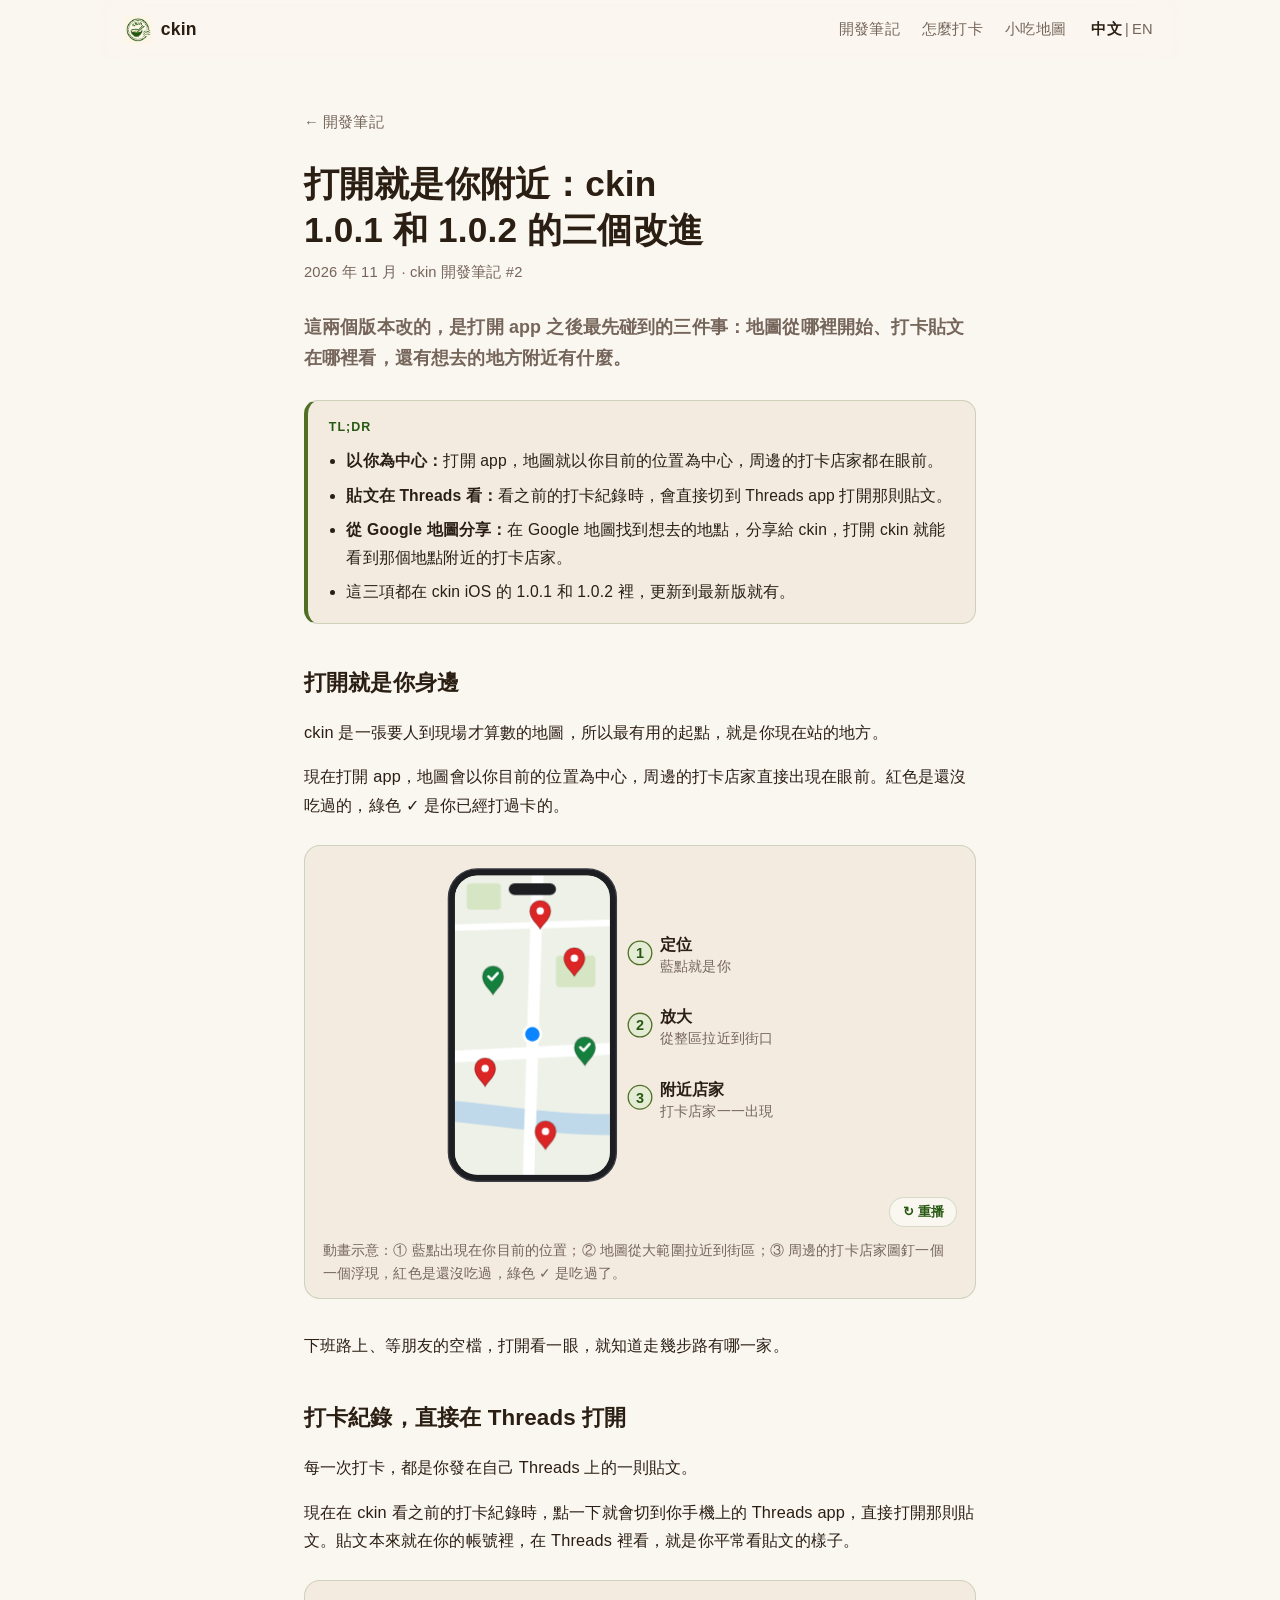
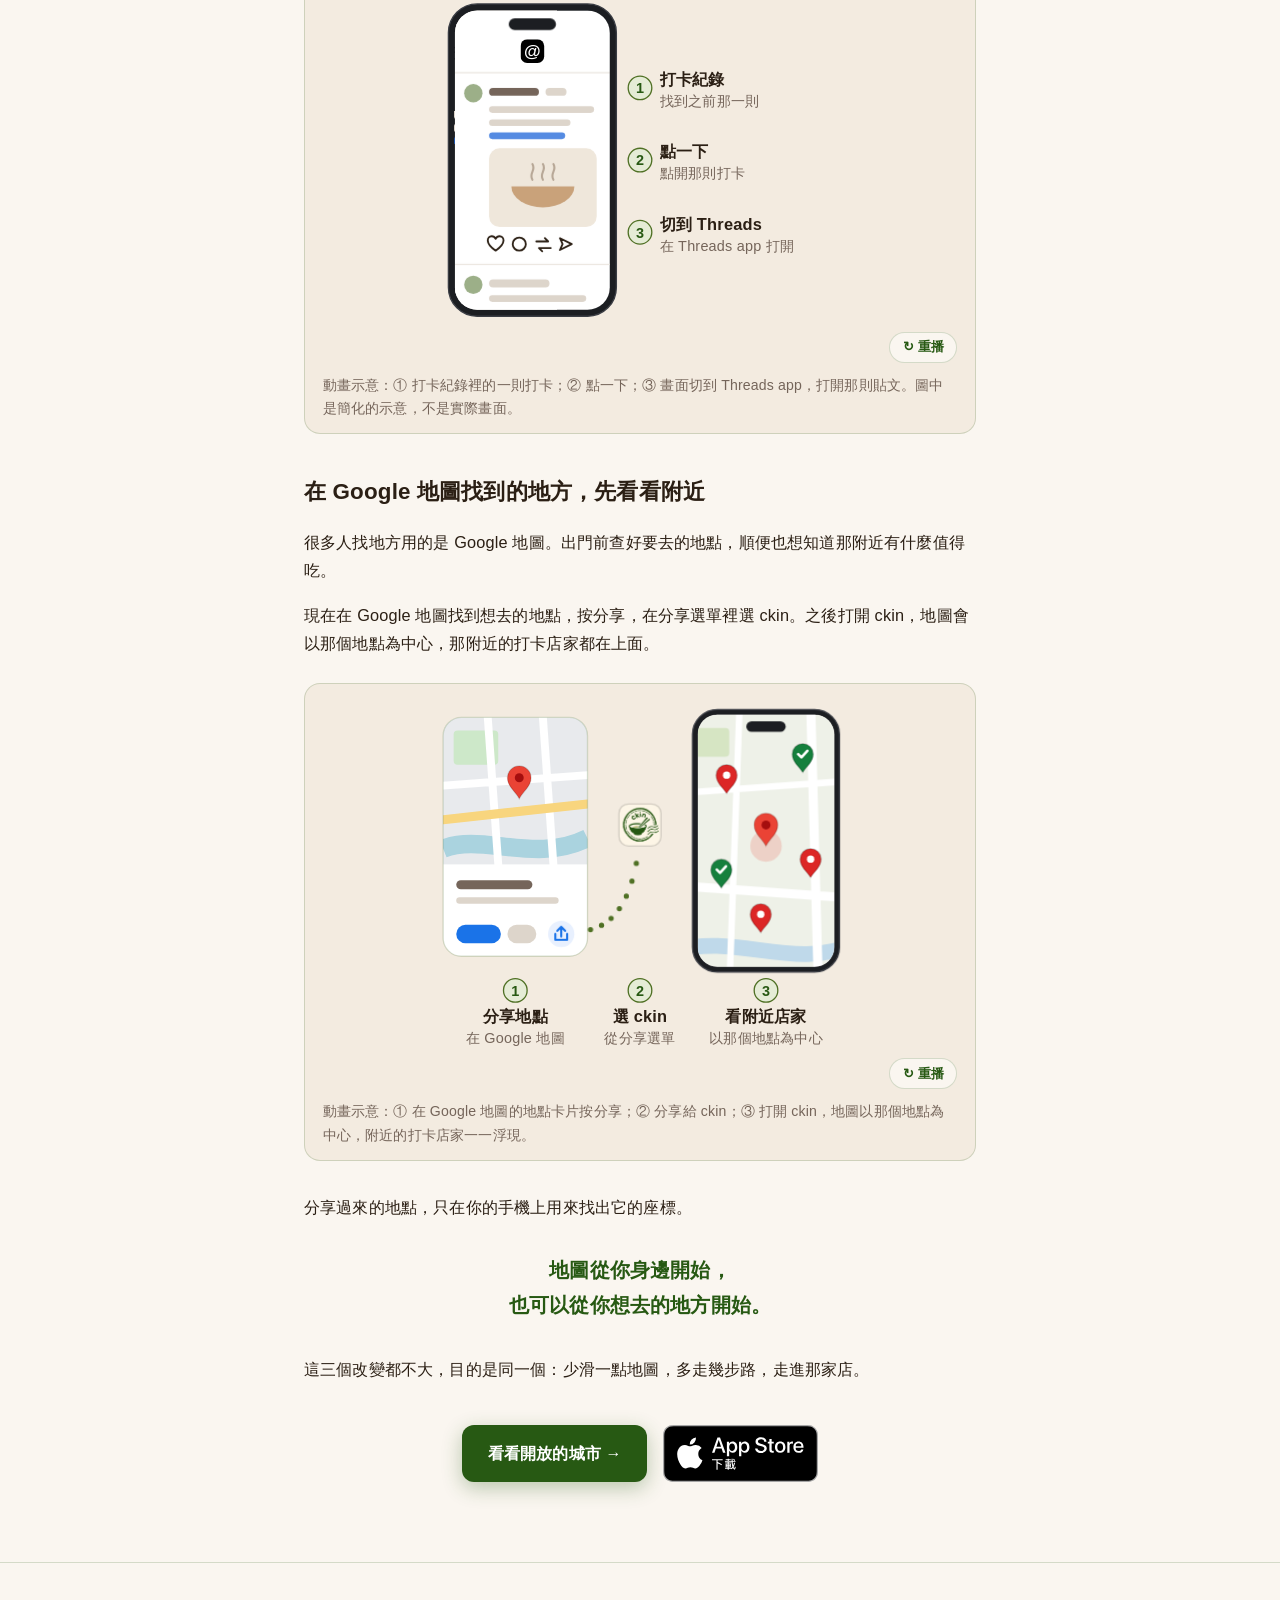
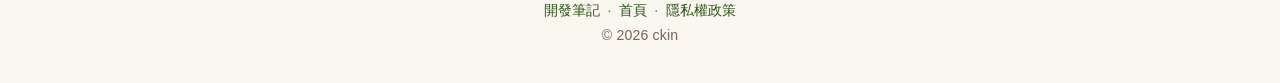
<file: zh/notes/around-you/index.html>
<!DOCTYPE html>
<html lang="zh-Hant">
<head>
  <meta charset="utf-8">
  <meta name="viewport" content="width=device-width, initial-scale=1">
  <title>打開就是你附近：ckin 1.0.1 和 1.0.2 的三個改進 — ckin 開發筆記</title>
  <meta name="description" content="ckin iOS 1.0.1 和 1.0.2 的三個改進：打開 app 地圖就以你的位置為中心；看之前的打卡紀錄直接切到 Threads app；在 Google 地圖找到想去的地點，分享給 ckin，就能看到那附近的打卡店家。">
  <meta property="og:type" content="article">
  <meta property="og:title" content="打開就是你附近：ckin 1.0.1 和 1.0.2 的三個改進">
  <meta property="og:description" content="地圖以你為中心、打卡紀錄切到 Threads app、從 Google 地圖分享地點給 ckin，看看那附近有哪些打卡店家。">
  <meta property="og:url" content="https://www.ckin.cc/zh/notes/around-you/">
  <meta property="og:image" content="https://www.ckin.cc/zh/notes/around-you/og.png">
  <meta property="og:image:width" content="1200">
  <meta property="og:image:height" content="630">
  <meta property="og:site_name" content="ckin">
  <meta property="og:locale" content="zh_TW">
  <meta property="article:published_time" content="2026-11-04">
  <meta name="twitter:card" content="summary_large_image">
  <meta name="twitter:image" content="https://www.ckin.cc/zh/notes/around-you/og.png">
  <link rel="alternate" hreflang="zh-Hant" href="https://www.ckin.cc/zh/notes/around-you/">
  <link rel="alternate" hreflang="en" href="https://www.ckin.cc/en/notes/around-you/">
  <link rel="alternate" hreflang="x-default" href="https://www.ckin.cc/zh/notes/around-you/">
  <link rel="canonical" href="https://www.ckin.cc/zh/notes/around-you/">
  <link rel="icon" type="image/png" href="/favicon.png">
  <link rel="apple-touch-icon" href="/apple-touch-icon.png">
  <meta name="theme-color" content="#275913">
  <meta name="apple-itunes-app" content="app-id=6829451051">
  <link rel="stylesheet" href="/site.css?v=4">
</head>
<body>
  <nav>
    <a class="brand" href="/"><img src="/icon.png" alt="" width="28" height="28">ckin</a>
    <div class="links">
      <a href="/zh/notes/">開發筆記</a>
      <a href="/#how">怎麼打卡</a>
      <a href="https://ckin.cc/taipei">小吃地圖</a>
      <span class="lang"><a class="active" href="/zh/notes/around-you/">中文</a>|<a href="/en/notes/around-you/">EN</a></span>
    </div>
  </nav>
  <main class="notes">
    <a class="backlink" href="/zh/notes/">← 開發筆記</a>
    <h1 class="title">打開就是你附近：ckin 1.0.1 和 1.0.2 的三個改進</h1>
    <p class="meta">2026 年 11 月 · ckin 開發筆記 #2</p>
    <p class="lead">這兩個版本改的，是打開 app 之後最先碰到的三件事：地圖從哪裡開始、打卡貼文在哪裡看，還有想去的地方附近有什麼。</p>
    <article>
      <div class="tldr">
        <div class="label">TL;DR</div>
        <ul>
          <li><b>以你為中心：</b>打開 app，地圖就以你目前的位置為中心，周邊的打卡店家都在眼前。</li>
          <li><b>貼文在 Threads 看：</b>看之前的打卡紀錄時，會直接切到 Threads app 打開那則貼文。</li>
          <li><b>從 Google 地圖分享：</b>在 Google 地圖找到想去的地點，分享給 ckin，打開 ckin 就能看到那個地點附近的打卡店家。</li>
          <li>這三項都在 ckin iOS 的 1.0.1 和 1.0.2 裡，更新到最新版就有。</li>
        </ul>
      </div>

      <h2>打開就是你身邊</h2>
      <p>ckin 是一張要人到現場才算數的地圖，所以最有用的起點，就是你現在站的地方。</p>
      <p>現在打開 app，地圖會以你目前的位置為中心，周邊的打卡店家直接出現在眼前。紅色是還沒吃過的，綠色 ✓ 是你已經打過卡的。</p>
      <figure class="fig anim fig-nearby" data-anim="nearby">
        <svg viewBox="0 0 320 250" role="img" aria-labelledby="fig-nearby-t fig-nearby-d">
          <title id="fig-nearby-t">打開 app，地圖以你的位置為中心</title>
          <desc id="fig-nearby-d">手機畫面上先出現代表你的藍點，地圖從大範圍拉近到街區，接著周邊的打卡店家圖釘一個一個浮現。</desc>
          <defs><clipPath id="n-scr"><rect x="19" y="11" width="118" height="228" rx="17"/></clipPath></defs>
          <rect class="body" x="14" y="6" width="128" height="238" rx="22"/>
          <g clip-path="url(#n-scr)">
            <rect class="land" x="19" y="11" width="118" height="228"/>
            <g transform="translate(78 132)">
              <g class="zoom">
                <rect class="land" x="-160" y="-320" width="320" height="600"/>
                <rect class="park" x="18" y="-60" width="30" height="24" rx="3"/>
                <rect class="park" x="-50" y="-115" width="26" height="20" rx="3"/>
                <rect class="park" x="-120" y="150" width="60" height="40" rx="4"/>
                <rect class="park" x="90" y="-230" width="50" height="40" rx="4"/>
                <path class="water" d="M-160 60C-60 40 40 95 160 52"/>
                <path class="road" d="M-160-78L160-88M-160 120L160 132M-62-320L-70 280M70-320L80 280M-160-190L160-200M-160 210L160 225M-130-320L-140 280M135-320L145 280M-160-270L160-280"/>
                <path class="road major" d="M-160 22L160 6M10-320L-8 280"/>
              </g>
              <g transform="translate(-30 -30)"><g class="mk done" style="--d:2.9s"><path class="hd" d="M0 0C-3-5-8-8-8-14A8 8 0 1 1 8-14C8-8 3-5 0 0Z"/><path class="g" d="M-3.5-14l2.5 2.5 4.5-5"/></g></g>
              <g transform="translate(32 -44)"><g class="mk" style="--d:3.1s"><path class="hd" d="M0 0C-3-5-8-8-8-14A8 8 0 1 1 8-14C8-8 3-5 0 0Z"/><circle class="g2" cy="-14" r="2.8"/></g></g>
              <g transform="translate(-36 40)"><g class="mk" style="--d:3.3s"><path class="hd" d="M0 0C-3-5-8-8-8-14A8 8 0 1 1 8-14C8-8 3-5 0 0Z"/><circle class="g2" cy="-14" r="2.8"/></g></g>
              <g transform="translate(40 24)"><g class="mk done" style="--d:3.5s"><path class="hd" d="M0 0C-3-5-8-8-8-14A8 8 0 1 1 8-14C8-8 3-5 0 0Z"/><path class="g" d="M-3.5-14l2.5 2.5 4.5-5"/></g></g>
              <g transform="translate(6 -80)"><g class="mk" style="--d:3.7s"><path class="hd" d="M0 0C-3-5-8-8-8-14A8 8 0 1 1 8-14C8-8 3-5 0 0Z"/><circle class="g2" cy="-14" r="2.8"/></g></g>
              <g transform="translate(10 88)"><g class="mk" style="--d:3.9s"><path class="hd" d="M0 0C-3-5-8-8-8-14A8 8 0 1 1 8-14C8-8 3-5 0 0Z"/><circle class="g2" cy="-14" r="2.8"/></g></g>
              <circle class="ring" r="8"/>
              <g class="me"><circle class="me-o" r="7.5"/><circle class="me-i" r="5.5"/></g>
            </g>
          </g>
          <rect class="island" x="60" y="17" width="36" height="9" rx="4.5"/>
          <g class="st" style="--d:0s"><circle cx="160" cy="70" r="9"/><text class="n" x="160" y="74">1</text><text class="h" x="175" y="68">定位</text><text class="s" x="175" y="84">藍點就是你</text></g>
          <g class="st" style="--d:0.9s"><circle cx="160" cy="125" r="9"/><text class="n" x="160" y="129">2</text><text class="h" x="175" y="123">放大</text><text class="s" x="175" y="139">從整區拉近到街口</text></g>
          <g class="st" style="--d:2.9s"><circle cx="160" cy="180" r="9"/><text class="n" x="160" y="184">3</text><text class="h" x="175" y="178">附近店家</text><text class="s" x="175" y="194">打卡店家一一出現</text></g>
        </svg>
        <button class="replay" type="button" hidden>↻ 重播</button>
        <figcaption>動畫示意：① 藍點出現在你目前的位置；② 地圖從大範圍拉近到街區；③ 周邊的打卡店家圖釘一個一個浮現，紅色是還沒吃過，綠色 ✓ 是吃過了。</figcaption>
      </figure>
      <p>下班路上、等朋友的空檔，打開看一眼，就知道走幾步路有哪一家。</p>

      <h2>打卡紀錄，直接在 Threads 打開</h2>
      <p>每一次打卡，都是你發在自己 Threads 上的一則貼文。</p>
      <p>現在在 ckin 看之前的打卡紀錄時，點一下就會切到你手機上的 Threads app，直接打開那則貼文。貼文本來就在你的帳號裡，在 Threads 裡看，就是你平常看貼文的樣子。</p>
      <figure class="fig anim fig-threads" data-anim="threads">
        <svg viewBox="0 0 320 250" role="img" aria-labelledby="fig-threads-t fig-threads-d">
          <title id="fig-threads-t">打卡紀錄直接在 Threads app 打開</title>
          <desc id="fig-threads-d">ckin 的打卡紀錄裡有一則打卡，點一下之後，畫面滑到 Threads app，Threads 圖示出現，接著那則貼文在 Threads 裡打開。</desc>
          <defs><clipPath id="t-scr"><rect x="19" y="11" width="118" height="228" rx="17"/></clipPath></defs>
          <rect class="body" x="14" y="6" width="128" height="238" rx="22"/>
          <g clip-path="url(#t-scr)">
            <g class="t-app">
              <rect class="cream" x="19" y="11" width="118" height="228"/>
              <text class="ui" x="29" y="47">打卡紀錄</text>
              <g transform="translate(78 90)"><g class="t-card">
                <rect class="sheet" x="-51" y="-30" width="102" height="60" rx="10"/>
                <circle class="av" cx="-38" cy="-16" r="6"/>
                <rect class="bar dk" x="-27" y="-19" width="40" height="6" rx="3"/>
                <g transform="translate(38 -2)"><g class="mk done"><path class="hd" d="M0 0C-3-5-8-8-8-14A8 8 0 1 1 8-14C8-8 3-5 0 0Z"/><path class="g" d="M-3.5-14l2.5 2.5 4.5-5"/></g></g>
                <rect class="bar" x="-43" y="-2" width="70" height="5" rx="2.5"/>
                <rect class="bar" x="-43" y="8" width="56" height="5" rx="2.5"/>
                <rect class="bar link" x="-43" y="18" width="62" height="5" rx="2.5"/>
              </g></g>
              <rect class="sheet" x="27" y="128" width="102" height="46" rx="10"/>
              <circle class="av" cx="40" cy="142" r="6"/>
              <rect class="bar" x="51" y="139" width="44" height="6" rx="3"/>
              <rect class="bar" x="35" y="156" width="80" height="5" rx="2.5"/>
              <rect class="sheet" x="27" y="182" width="102" height="46" rx="10"/>
              <circle class="av" cx="40" cy="196" r="6"/>
              <rect class="bar" x="51" y="193" width="36" height="6" rx="3"/>
              <rect class="bar" x="35" y="210" width="72" height="5" rx="2.5"/>
            </g>
            <g transform="translate(78 92)"><circle class="tap" style="--d:1s" r="14"/></g>
            <g class="t-panel">
              <rect class="paper" x="19" y="11" width="118" height="228"/>
              <rect class="rule" x="19" y="58" width="118" height="1"/>
              <g class="t-post">
                <circle class="av" cx="33" cy="74" r="7"/>
                <rect class="bar dk" x="45" y="70" width="38" height="6" rx="3"/>
                <rect class="bar" x="88" y="70" width="16" height="6" rx="3"/>
                <rect class="bar" x="45" y="84" width="80" height="5" rx="2.5"/>
                <rect class="bar" x="45" y="94" width="62" height="5" rx="2.5"/>
                <rect class="bar link" x="45" y="104" width="58" height="5" rx="2.5"/>
                <rect class="photo" x="45" y="116" width="82" height="60" rx="8"/>
                <path class="steam" d="M78 140c-3-5 3-7 0-12M86 140c-3-5 3-7 0-12M94 140c-3-5 3-7 0-12"/>
                <path class="bowl" d="M62 145h48a24 16 0 0 1-48 0Z"/>
                <path class="act" d="M50 194c-5-3.5-6-6-6-7.8 0-1.8 1.4-3.2 3-3.2 1.4 0 2.4.8 3 2 .6-1.2 1.6-2 3-2 1.6 0 3 1.4 3 3.2 0 1.8-1 4.3-6 7.8Z"/>
                <circle class="act" cx="68" cy="189" r="5"/>
                <path class="act" d="M81 187h9l-2.5-2.5M92 192h-9l2.5 2.5"/>
                <path class="act" d="M99 184.5l9 4.5-9 4.5 2-4.5Z"/>
                <rect class="rule" x="19" y="204" width="118" height="1"/>
                <circle class="av" cx="33" cy="220" r="7"/>
                <rect class="bar" x="45" y="216" width="46" height="6" rx="3"/>
                <rect class="bar" x="45" y="228" width="74" height="5" rx="2.5"/>
              </g>
            </g>
            <g transform="translate(78 42)"><g class="t-icon"><rect class="th-bg" x="-9" y="-9" width="18" height="18" rx="5"/><text class="th-at" x="0" y="4.5">@</text></g></g>
          </g>
          <rect class="island" x="60" y="17" width="36" height="9" rx="4.5"/>
          <g class="st" style="--d:0s"><circle cx="160" cy="70" r="9"/><text class="n" x="160" y="74">1</text><text class="h" x="175" y="68">打卡紀錄</text><text class="s" x="175" y="84">找到之前那一則</text></g>
          <g class="st" style="--d:1s"><circle cx="160" cy="125" r="9"/><text class="n" x="160" y="129">2</text><text class="h" x="175" y="123">點一下</text><text class="s" x="175" y="139">點開那則打卡</text></g>
          <g class="st" style="--d:1.6s"><circle cx="160" cy="180" r="9"/><text class="n" x="160" y="184">3</text><text class="h" x="175" y="178">切到 Threads</text><text class="s" x="175" y="194">在 Threads app 打開</text></g>
        </svg>
        <button class="replay" type="button" hidden>↻ 重播</button>
        <figcaption>動畫示意：① 打卡紀錄裡的一則打卡；② 點一下；③ 畫面切到 Threads app，打開那則貼文。圖中是簡化的示意，不是實際畫面。</figcaption>
      </figure>

      <h2>在 Google 地圖找到的地方，先看看附近</h2>
      <p>很多人找地方用的是 Google 地圖。出門前查好要去的地點，順便也想知道那附近有什麼值得吃。</p>
      <p>現在在 Google 地圖找到想去的地點，按分享，在分享選單裡選 ckin。之後打開 ckin，地圖會以那個地點為中心，那附近的打卡店家都在上面。</p>
      <figure class="fig anim fig-share" data-anim="share">
        <svg viewBox="0 0 320 268" role="img" aria-labelledby="fig-share-t fig-share-d">
          <title id="fig-share-t">從 Google 地圖分享地點給 ckin</title>
          <desc id="fig-share-d">Google 地圖的地點卡片上有一枚圖釘，按下分享後，一條虛線從分享按鈕連到 ckin 圖示，接著 ckin 的地圖打開，以那枚圖釘為中心，附近的打卡店家一一浮現。</desc>
          <defs>
            <clipPath id="s-card"><rect x="10" y="14" width="110" height="182" rx="14"/></clipPath>
            <clipPath id="s-scr"><rect x="204" y="12" width="104" height="192" rx="15"/></clipPath>
            <clipPath id="s-icc"><rect x="-16" y="-16" width="32" height="32" rx="7.2"/></clipPath>
          </defs>
          <g clip-path="url(#s-card)">
            <rect class="gm-card" x="10" y="14" width="110" height="182"/>
            <rect class="gm-land" x="10" y="14" width="110" height="112"/>
            <rect class="gm-park" x="18" y="24" width="34" height="26" rx="3"/>
            <path class="gm-water" d="M10 114C40 102 80 126 120 106"/>
            <path class="gm-road" d="M10 66L120 58M44 14L52 126M86 14L94 126"/>
            <path class="gm-road major" d="M10 92L120 80"/>
            <g transform="translate(68 76)"><g class="gm-pin"><path class="hd" d="M0 0C-3-6-9-9-9-16A9 9 0 1 1 9-16C9-9 3-6 0 0Z"/><circle class="g2" cy="-16" r="3.4"/></g></g>
            <rect class="bar dk" x="20" y="138" width="58" height="7" rx="3.5"/>
            <rect class="bar" x="20" y="151" width="78" height="5" rx="2.5"/>
            <rect class="gm-btn" x="20" y="172" width="34" height="14" rx="7"/>
            <rect class="bar" x="59" y="172" width="22" height="14" rx="7"/>
          </g>
          <rect class="gm-edge" x="10" y="14" width="110" height="182" rx="14"/>
          <g transform="translate(100 179)"><g class="s-btn"><circle r="10"/><path d="M0-5v7M-3-2.4l3-3 3 3M-4.5 0v4.5h9V0"/></g></g>
          <g transform="translate(100 179)"><circle class="tap" style="--d:0.6s" r="12"/></g>
          <circle class="s-dot" style="--d:1.35s" cx="122.3" cy="175.7" r="2"/>
          <circle class="s-dot" style="--d:1.45s" cx="130.7" cy="172.4" r="2"/>
          <circle class="s-dot" style="--d:1.55s" cx="138.0" cy="167.1" r="2"/>
          <circle class="s-dot" style="--d:1.65s" cx="144.3" cy="159.7" r="2"/>
          <circle class="s-dot" style="--d:1.75s" cx="149.6" cy="150.2" r="2"/>
          <circle class="s-dot" style="--d:1.85s" cx="153.9" cy="138.8" r="2"/>
          <circle class="s-dot" style="--d:1.95s" cx="157.2" cy="125.2" r="2"/>
          <g transform="translate(160 96)"><g class="s-ic"><image href="/icon.png" x="-16" y="-16" width="32" height="32" clip-path="url(#s-icc)"/><rect class="ic-edge" x="-16" y="-16" width="32" height="32" rx="7.2"/></g></g>
          <g transform="translate(160 96)"><circle class="tap" style="--d:2.25s" r="18"/></g>
          <rect class="body" x="200" y="8" width="112" height="200" rx="19"/>
          <g clip-path="url(#s-scr)">
            <rect class="cream" x="204" y="12" width="104" height="192"/>
            <g transform="translate(256 112)">
              <g class="s-map">
                <rect class="land" x="-70" y="-110" width="140" height="220"/>
                <rect class="park" x="-56" y="-90" width="28" height="22" rx="3"/>
                <path class="water" style="stroke-width:12" d="M-70 80C-20 66 20 96 70 74"/>
                <path class="road" d="M-70-40L70-50M-20-110L-28 110"/>
                <path class="road" style="stroke-width:7" d="M-70 30L70 40M34-110L40 110"/>
              </g>
              <g class="mk dest" style="--d:3.05s"><circle class="halo" r="12"/><path class="hd" d="M0 0C-3-6-9-9-9-16A9 9 0 1 1 9-16C9-9 3-6 0 0Z"/><circle class="g2" cy="-16" r="3.4"/></g>
              <g transform="translate(-30 -40)"><g class="mk" style="--d:3.5s"><path class="hd" d="M0 0C-3-5-8-8-8-14A8 8 0 1 1 8-14C8-8 3-5 0 0Z"/><circle class="g2" cy="-14" r="2.8"/></g></g>
              <g transform="translate(28 -56)"><g class="mk done" style="--d:3.65s"><path class="hd" d="M0 0C-3-5-8-8-8-14A8 8 0 1 1 8-14C8-8 3-5 0 0Z"/><path class="g" d="M-3.5-14l2.5 2.5 4.5-5"/></g></g>
              <g transform="translate(-34 32)"><g class="mk done" style="--d:3.8s"><path class="hd" d="M0 0C-3-5-8-8-8-14A8 8 0 1 1 8-14C8-8 3-5 0 0Z"/><path class="g" d="M-3.5-14l2.5 2.5 4.5-5"/></g></g>
              <g transform="translate(34 24)"><g class="mk" style="--d:3.95s"><path class="hd" d="M0 0C-3-5-8-8-8-14A8 8 0 1 1 8-14C8-8 3-5 0 0Z"/><circle class="g2" cy="-14" r="2.8"/></g></g>
              <g transform="translate(-4 66)"><g class="mk" style="--d:4.1s"><path class="hd" d="M0 0C-3-5-8-8-8-14A8 8 0 1 1 8-14C8-8 3-5 0 0Z"/><circle class="g2" cy="-14" r="2.8"/></g></g>
            </g>
          </g>
          <rect class="island" x="241" y="17" width="30" height="8" rx="4"/>
          <g class="st c" style="--d:0s"><circle cx="65" cy="222" r="9"/><text class="n" x="65" y="226">1</text><text class="h" x="65" y="246">分享地點</text><text class="s" x="65" y="262">在 Google 地圖</text></g>
          <g class="st c" style="--d:1s"><circle cx="160" cy="222" r="9"/><text class="n" x="160" y="226">2</text><text class="h" x="160" y="246">選 ckin</text><text class="s" x="160" y="262">從分享選單</text></g>
          <g class="st c" style="--d:2.6s"><circle cx="256" cy="222" r="9"/><text class="n" x="256" y="226">3</text><text class="h" x="256" y="246">看附近店家</text><text class="s" x="256" y="262">以那個地點為中心</text></g>
        </svg>
        <button class="replay" type="button" hidden>↻ 重播</button>
        <figcaption>動畫示意：① 在 Google 地圖的地點卡片按分享；② 分享給 ckin；③ 打開 ckin，地圖以那個地點為中心，附近的打卡店家一一浮現。</figcaption>
      </figure>
      <p>分享過來的地點，只在你的手機上用來找出它的座標。</p>

      <p class="pull">地圖從你身邊開始，<br>也可以從你想去的地方開始。</p>
      <p>這三個改變都不大，目的是同一個：少滑一點地圖，多走幾步路，走進那家店。</p>
      <p class="note-cta cta-row"><a class="cta" href="/#cities">看看開放的城市 →</a><a class="appstore" href="https://apps.apple.com/app/id6829451051"><img src="/appstore-badge-zh-tw.svg" alt="在 App Store 下載" width="131" height="48"></a></p>
    </article>
  </main>
  <footer>
    <div><a href="/zh/notes/">開發筆記</a> · <a href="/">首頁</a> · <a href="/privacy/">隱私權政策</a></div>
    <div>© 2026 ckin</div>
  </footer>
  <script>
    (function () {
      if (!window.matchMedia || matchMedia('(prefers-reduced-motion: reduce)').matches) return;
      var d = document, figs = [].slice.call(d.querySelectorAll('.fig.anim'));
      d.documentElement.classList.add('js');
      function play(f) { f.classList.add('reset'); void f.getBoundingClientRect(); f.classList.remove('reset'); f.classList.add('go'); }
      figs.forEach(function (f) {
        var b = f.querySelector('.replay');
        b.hidden = false;
        b.addEventListener('click', function () { play(f); });
      });
      if (!('IntersectionObserver' in window)) { figs.forEach(play); return; }
      var io = new IntersectionObserver(function (es) {
        es.forEach(function (e) { if (e.isIntersecting) { e.target.classList.add('go'); io.unobserve(e.target); } });
      }, { threshold: 0.45 });
      figs.forEach(function (f) { io.observe(f); });
    })();
  </script>
</body>
</html>
</file>
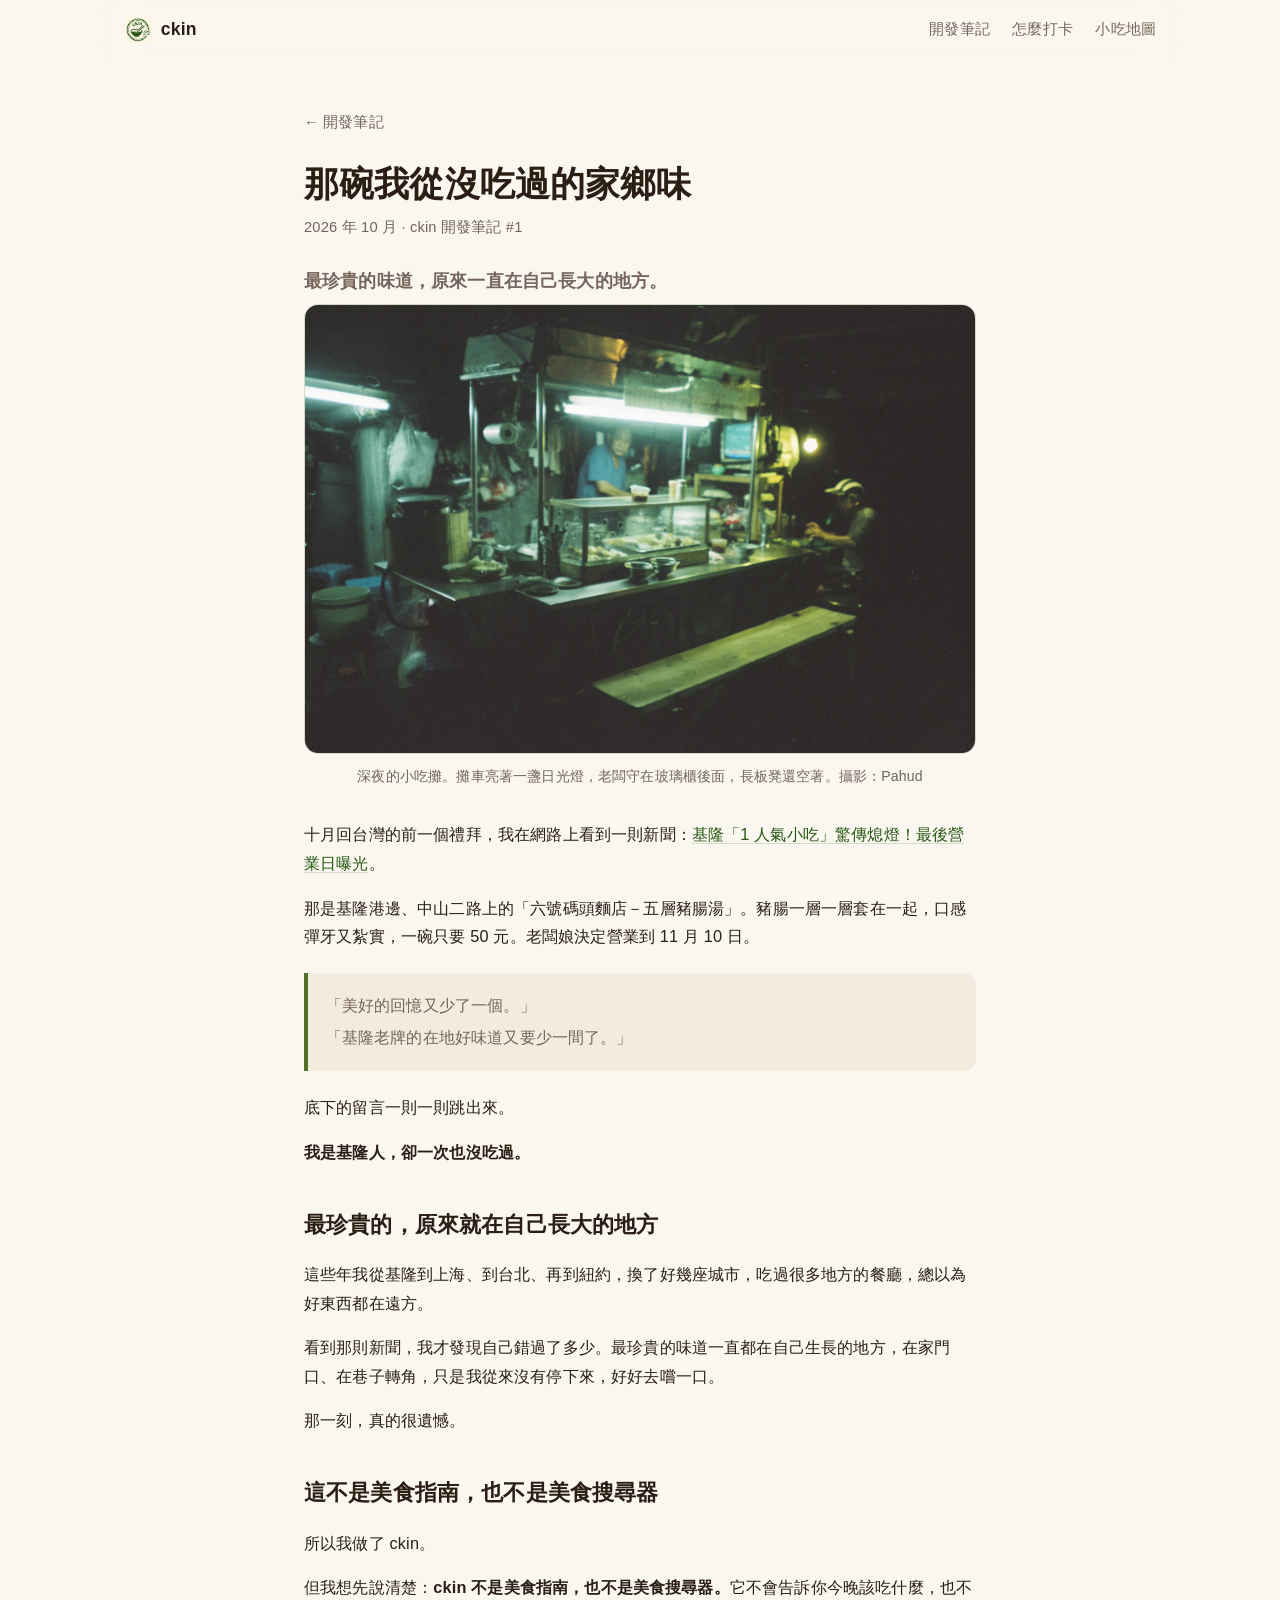
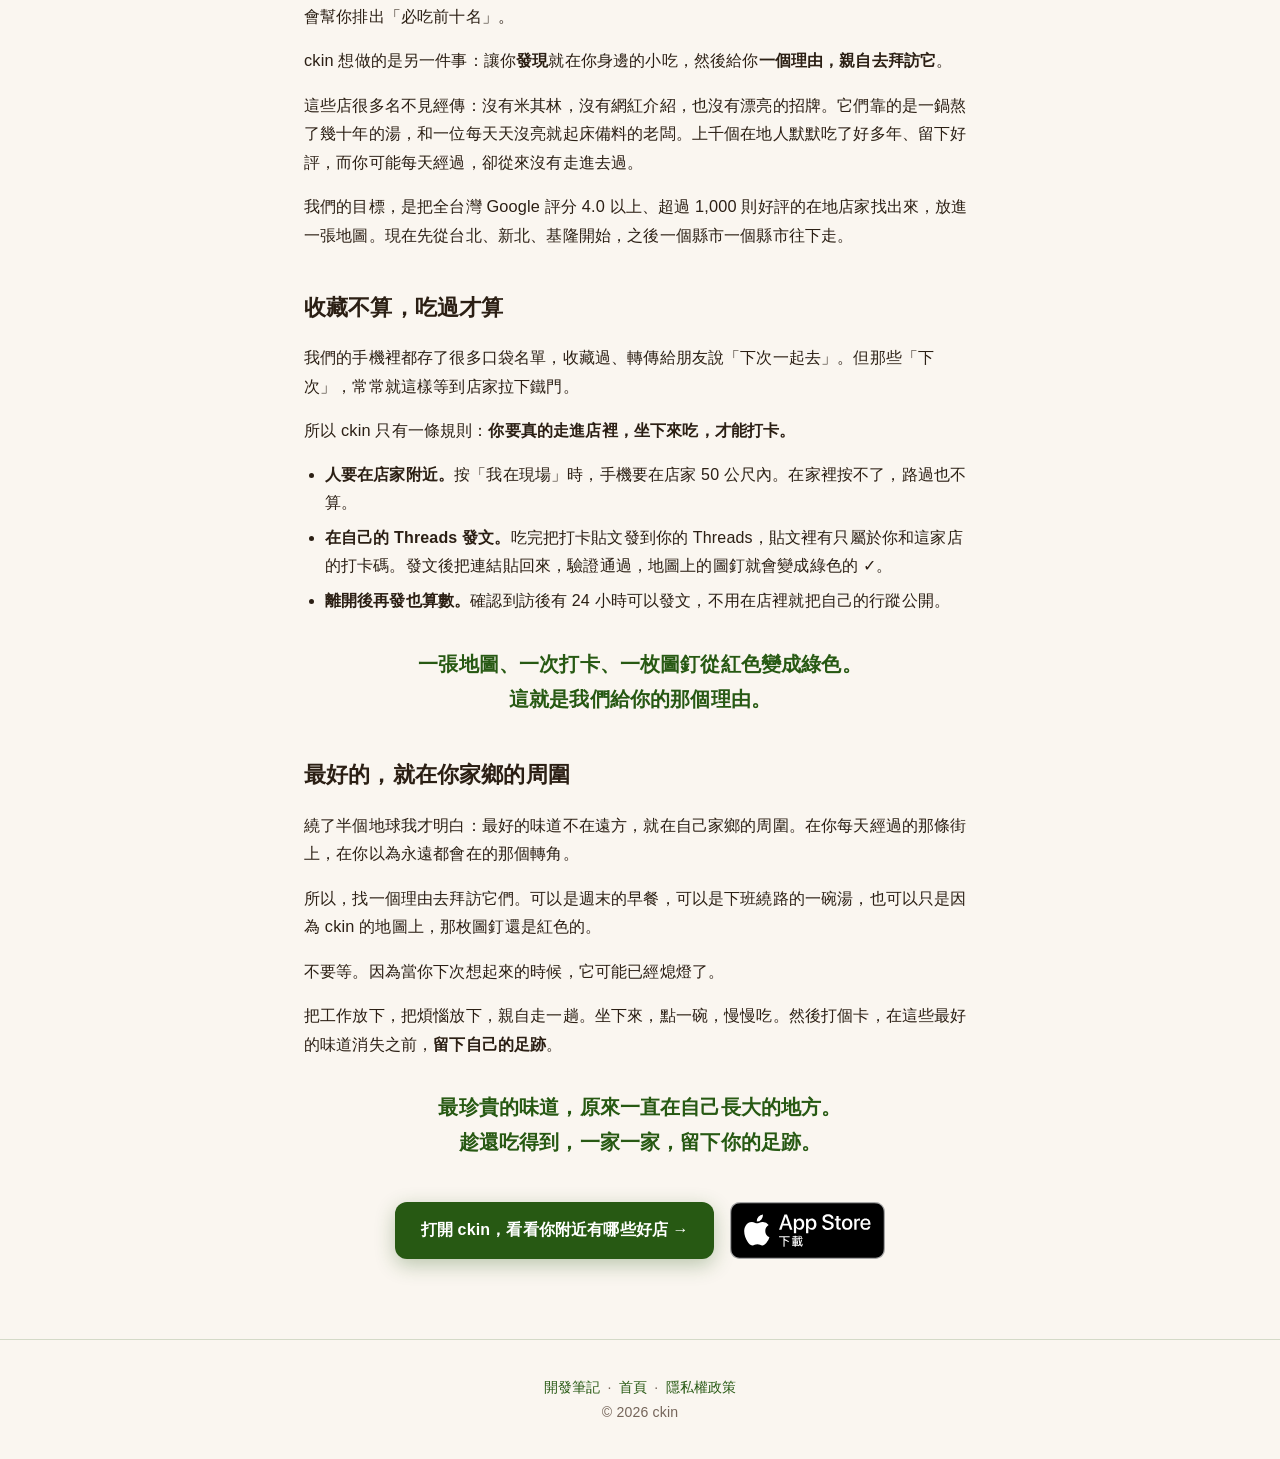
<file: zh/notes/why-ckin/index.html>
<!DOCTYPE html>
<html lang="zh-Hant">
<head>
  <meta charset="utf-8">
  <meta name="viewport" content="width=device-width, initial-scale=1">
  <title>那碗我從沒吃過的家鄉味 — ckin 開發筆記</title>
  <meta name="description" content="看到基隆一家老麵店要歇業，我才發現身為基隆人的自己一次也沒吃過。ckin 不是美食指南，也不是搜尋器：它想讓你發現就在身邊的小吃，然後給你一個理由，親自走進去吃一碗。">
  <meta property="og:type" content="article">
  <meta property="og:title" content="那碗我從沒吃過的家鄉味">
  <meta property="og:description" content="最珍貴的味道，原來一直在自己長大的地方。ckin 不是美食指南，而是一個讓你親自走進巷口小吃的理由。">
  <meta property="og:url" content="https://www.ckin.cc/zh/notes/why-ckin/">
  <meta property="og:image" content="https://www.ckin.cc/zh/notes/why-ckin/hero.jpg">
  <meta property="og:image:width" content="1600">
  <meta property="og:image:height" content="1071">
  <meta property="og:site_name" content="ckin">
  <meta property="og:locale" content="zh_TW">
  <meta property="article:published_time" content="2026-10-14">
  <meta name="twitter:card" content="summary_large_image">
  <meta name="twitter:image" content="https://www.ckin.cc/zh/notes/why-ckin/hero.jpg">
  <link rel="canonical" href="https://www.ckin.cc/zh/notes/why-ckin/">
  <link rel="icon" type="image/png" href="/favicon.png">
  <link rel="apple-touch-icon" href="/apple-touch-icon.png">
  <meta name="theme-color" content="#275913">
  <link rel="stylesheet" href="/site.css?v=3">
</head>
<body>
  <nav>
    <a class="brand" href="/"><img src="/icon.png" alt="" width="28" height="28">ckin</a>
    <div class="links">
      <a href="/zh/notes/">開發筆記</a>
      <a href="/#how">怎麼打卡</a>
      <a href="https://ckin.cc/taipei">小吃地圖</a>
    </div>
  </nav>
  <main class="notes">
    <a class="backlink" href="/zh/notes/">← 開發筆記</a>
    <h1 class="title">那碗我從沒吃過的家鄉味</h1>
    <p class="meta">2026 年 10 月 · ckin 開發筆記 #1</p>
    <p class="lead">最珍貴的味道，原來一直在自己長大的地方。</p>
    <article>
      <figure class="hero-photo">
        <img src="/zh/notes/why-ckin/hero.jpg" alt="夜裡的小吃攤：老闆站在亮著日光燈的不鏽鋼攤車後，玻璃櫃裡擺著食材，前方是一張空著的長板凳" width="1600" height="1071">
        <figcaption>深夜的小吃攤。攤車亮著一盞日光燈，老闆守在玻璃櫃後面，長板凳還空著。攝影：Pahud</figcaption>
      </figure>
      <p>十月回台灣的前一個禮拜，我在網路上看到一則新聞：<a href="https://tw.news.yahoo.com/%E5%9F%BA%E9%9A%86-1%E4%BA%BA%E6%B0%A3%E5%B0%8F%E5%90%83-%E9%A9%9A%E5%82%B3%E7%86%84%E7%87%88-%E6%9C%80%E5%BE%8C%E7%87%9F%E6%A5%AD%E6%97%A5%E6%9B%9D%E5%85%89-%E5%9C%A8%E5%9C%B0%E4%BA%BA%E8%B6%85%E4%B8%8D%E6%8D%A8-025900681.html" target="_blank" rel="noopener">基隆「1 人氣小吃」驚傳熄燈！最後營業日曝光</a>。</p>
      <p>那是基隆港邊、中山二路上的「六號碼頭麵店－五層豬腸湯」。豬腸一層一層套在一起，口感彈牙又紮實，一碗只要 50 元。老闆娘決定營業到 11 月 10 日。</p>
      <div class="quote">
        <p>「美好的回憶又少了一個。」</p>
        <p>「基隆老牌的在地好味道又要少一間了。」</p>
      </div>
      <p>底下的留言一則一則跳出來。</p>
      <p><strong>我是基隆人，卻一次也沒吃過。</strong></p>

      <h2>最珍貴的，原來就在自己長大的地方</h2>
      <p>這些年我從基隆到上海、到台北、再到紐約，換了好幾座城市，吃過很多地方的餐廳，總以為好東西都在遠方。</p>
      <p>看到那則新聞，我才發現自己錯過了多少。最珍貴的味道一直都在自己生長的地方，在家門口、在巷子轉角，只是我從來沒有停下來，好好去嚐一口。</p>
      <p>那一刻，真的很遺憾。</p>

      <h2>這不是美食指南，也不是美食搜尋器</h2>
      <p>所以我做了 ckin。</p>
      <p>但我想先說清楚：<strong>ckin 不是美食指南，也不是美食搜尋器。</strong>它不會告訴你今晚該吃什麼，也不會幫你排出「必吃前十名」。</p>
      <p>ckin 想做的是另一件事：讓你<strong>發現</strong>就在你身邊的小吃，然後給你<strong>一個理由，親自去拜訪它</strong>。</p>
      <p>這些店很多名不見經傳：沒有米其林，沒有網紅介紹，也沒有漂亮的招牌。它們靠的是一鍋熬了幾十年的湯，和一位每天天沒亮就起床備料的老闆。上千個在地人默默吃了好多年、留下好評，而你可能每天經過，卻從來沒有走進去過。</p>
      <p>我們的目標，是把全台灣 Google 評分 4.0 以上、超過 1,000 則好評的在地店家找出來，放進一張地圖。現在先從台北、新北、基隆開始，之後一個縣市一個縣市往下走。</p>

      <h2>收藏不算，吃過才算</h2>
      <p>我們的手機裡都存了很多口袋名單，收藏過、轉傳給朋友說「下次一起去」。但那些「下次」，常常就這樣等到店家拉下鐵門。</p>
      <p>所以 ckin 只有一條規則：<strong>你要真的走進店裡，坐下來吃，才能打卡。</strong></p>
      <ul>
        <li><strong>人要在店家附近。</strong>按「我在現場」時，手機要在店家 50 公尺內。在家裡按不了，路過也不算。</li>
        <li><strong>在自己的 Threads 發文。</strong>吃完把打卡貼文發到你的 Threads，貼文裡有只屬於你和這家店的打卡碼。發文後把連結貼回來，驗證通過，地圖上的圖釘就會變成綠色的 ✓。</li>
        <li><strong>離開後再發也算數。</strong>確認到訪後有 24 小時可以發文，不用在店裡就把自己的行蹤公開。</li>
      </ul>
      <p class="pull">一張地圖、一次打卡、一枚圖釘從紅色變成綠色。<br>這就是我們給你的那個理由。</p>

      <h2>最好的，就在你家鄉的周圍</h2>
      <p>繞了半個地球我才明白：最好的味道不在遠方，就在自己家鄉的周圍。在你每天經過的那條街上，在你以為永遠都會在的那個轉角。</p>
      <p>所以，找一個理由去拜訪它們。可以是週末的早餐，可以是下班繞路的一碗湯，也可以只是因為 ckin 的地圖上，那枚圖釘還是紅色的。</p>
      <p>不要等。因為當你下次想起來的時候，它可能已經熄燈了。</p>
      <p>把工作放下，把煩惱放下，親自走一趟。坐下來，點一碗，慢慢吃。然後打個卡，在這些最好的味道消失之前，<strong>留下自己的足跡</strong>。</p>
      <p class="pull">最珍貴的味道，原來一直在自己長大的地方。<br>趁還吃得到，一家一家，留下你的足跡。</p>
      <p class="note-cta cta-row"><a class="cta" href="https://ckin.cc/keelung">打開 ckin，看看你附近有哪些好店 →</a><a class="appstore" href="https://apps.apple.com/app/id6829451051"><img src="/appstore-badge-zh-tw.svg" alt="在 App Store 下載" width="131" height="48"></a></p>
    </article>
  </main>
  <footer>
    <div><a href="/zh/notes/">開發筆記</a> · <a href="/">首頁</a> · <a href="/privacy/">隱私權政策</a></div>
    <div>© 2026 ckin</div>
  </footer>
</body>
</html>
</file>
<file: site.css>
/* ckin — shared site styles. Layout conventions follow odimeet.app / foldic.app. */
:root {
  --accent: #4F7024;        /* app icon green, lighter and more olive than --done */
  --accent-deep: #275913;   /* app icon green, sampled from the iOS icon */
  --accent-tint: #E5ECD6;
  --ink: #2B1F14;
  --muted: #75655A;
  --bg: #FAF6F0;
  --card: #F3EBE0;
  --border: rgba(39, 89, 19, 0.18);
  --shadow: 0 24px 80px rgba(43, 31, 20, 0.16);
  --done: #15803d; --todo: #dc2626; --visited: #9caf88; --closing: #d97706;
}
@media (prefers-color-scheme: dark) {
  :root {
    --accent: #8DB56B;
    --accent-deep: #A9CB8C;
    --accent-tint: #1F2A18;
    --ink: #F1EAE1;
    --muted: #B3A392;
    --bg: #151110;
    --card: #1F1915;
    --border: rgba(141, 181, 107, 0.22);
    --shadow: 0 24px 80px rgba(0, 0, 0, 0.55);
  }
}
* { box-sizing: border-box; margin: 0; padding: 0; }
html { scroll-behavior: smooth; }
body {
  font-family: "PingFang TC", "SF Pro TC", -apple-system, BlinkMacSystemFont, "Noto Sans TC", "Heiti TC", "Microsoft JhengHei", sans-serif;
  color: var(--ink); background: var(--bg); line-height: 1.75; letter-spacing: 0.01em; -webkit-font-smoothing: antialiased;
}
html[lang="en"] body { font-family: -apple-system, BlinkMacSystemFont, "SF Pro Text", "Segoe UI", Roboto, sans-serif; line-height: 1.65; letter-spacing: 0; }
a:focus-visible, summary:focus-visible { outline: 3px solid var(--accent); outline-offset: 3px; border-radius: 6px; }

nav {
  position: sticky; top: 0; z-index: 10;
  display: flex; align-items: center; justify-content: space-between;
  max-width: 1080px; margin: 0 auto; padding: 0.9rem 1.5rem;
  backdrop-filter: saturate(180%) blur(16px); background: color-mix(in srgb, var(--bg) 78%, transparent);
}
nav .brand { display: flex; align-items: center; gap: 0.55rem; font-weight: 800; font-size: 1.1rem; text-decoration: none; color: var(--ink); }
nav .brand img { width: 28px; height: 28px; border-radius: 22.37%; }
nav .links { display: flex; align-items: center; flex-wrap: wrap; }
nav .links a { color: var(--muted); text-decoration: none; margin-left: 1.4rem; font-size: 0.92rem; }
nav .links a:hover { color: var(--accent-deep); }
nav .lang { margin-left: 1.4rem; font-size: 0.9rem; color: var(--muted); }
nav .lang a { margin: 0 0.15rem; }
nav .lang a.active { color: var(--ink); font-weight: 700; }
/* Mobile: brand on top, links in one horizontally scrollable row (keeps the sticky nav short). */
@media (max-width: 720px) {
  nav { flex-direction: column; align-items: stretch; gap: 0.3rem; padding: 0.55rem 1rem 0.45rem; }
  nav .brand { justify-content: center; }
  nav .links { flex-wrap: nowrap; overflow-x: auto; gap: 1.1rem; justify-content: flex-start; scrollbar-width: none;
    -webkit-overflow-scrolling: touch; mask-image: linear-gradient(90deg, #000 88%, transparent); padding-bottom: 2px; }
  nav .links::-webkit-scrollbar { display: none; }
  nav .links a, nav .lang { margin-left: 0; font-size: 0.86rem; white-space: nowrap; flex: 0 0 auto; }
  @media (min-width: 420px) { nav .links { justify-content: center; mask-image: none; } }
}

.hero { max-width: 1080px; margin: 0 auto; padding: 4.2rem 1.5rem 0; text-align: center; }
.hero .app-icon { width: 108px; height: 108px; border-radius: 22.37%; box-shadow: 0 12px 36px rgba(43, 29, 20, 0.25); margin-bottom: 1.6rem; }
.hero h1 { font-size: clamp(2.3rem, 7vw, 3.6rem); line-height: 1.22; font-weight: 900; max-width: 860px; margin: 0 auto; text-wrap: balance; }
html[lang="en"] .hero h1 { font-family: "New York", Georgia, "Times New Roman", serif; font-weight: 700; letter-spacing: -0.02em; }
.hero h1 em {
  font-style: normal; padding: 0 0.06em;
  background: linear-gradient(transparent 58%, color-mix(in srgb, var(--accent) 45%, transparent) 58%, color-mix(in srgb, var(--accent) 45%, transparent) 94%, transparent 94%);
}
.hero p.sub { color: var(--muted); font-size: 1.14rem; max-width: 640px; margin: 1.2rem auto 0; }
.hero-cta { margin-top: 1.8rem; }
/* Map CTA + App Store badge side by side, wrapping on narrow screens.
   Badge: Apple artwork unmodified, scaled to the .cta button's height (padding 2 × 0.9rem + one
   1rem line ≈ 55–57px; 48px fallback, Apple min 40px), gap ≥ ¼ badge height of clear space. */
.cta-row { display: flex; flex-wrap: wrap; justify-content: center; align-items: center; gap: 1rem; }
.appstore { display: inline-flex; vertical-align: middle; }
.appstore img { font-size: 1rem; height: 48px; height: calc(1.8rem + 1lh); width: auto; display: block; }
.badge {
  display: inline-flex; align-items: center; gap: 0.45rem; margin-top: 1.2rem;
  font-size: 0.88rem; font-weight: 600; color: var(--accent-deep);
  background: var(--accent-tint); border: 1px solid var(--border); padding: 0.45rem 1rem; border-radius: 999px;
}
.badge::before { content: ""; width: 8px; height: 8px; border-radius: 50%; background: var(--accent); animation: pulse 2.4s ease-in-out infinite; }
@keyframes pulse { 0%, 100% { opacity: 1; } 50% { opacity: 0.35; } }
/* Status pill with two lines (Taiwan / New York) crossfading in one grid cell, so the pill is
   always sized to the longer line and never jumps. 12s cycle: each line holds ~5s. */
.badge-lines { display: grid; text-align: center; }
.badge-lines > span { grid-area: 1 / 1; animation: badge-swap 12s ease-in-out infinite; }
.badge-lines > span + span { animation-delay: -6s; }
@keyframes badge-swap { 0%, 42% { opacity: 1; } 50%, 92% { opacity: 0; } 100% { opacity: 1; } }
@media (prefers-reduced-motion: reduce) {
  .badge-lines > span { grid-area: auto; animation: none; opacity: 1; }
}
.hero .caption { color: var(--muted); font-size: 0.86rem; margin-top: 0.8rem; }

/* Hero screenshots: App Store shots in a native scroll-snap row (no JS).
   Mobile: one shot at a time, the next one peeking at the right edge; the row bleeds to the
   screen edges (cancels .hero's 1.5rem padding). Desktop (≥900px): all three side by side. */
.shots {
  display: flex; gap: 1rem; margin: 2.6rem -1.5rem 0; padding: 0.4rem 1.5rem 2.6rem;
  overflow-x: auto; scroll-snap-type: x mandatory; scroll-padding-inline: 1.5rem;
  overscroll-behavior-x: contain; -webkit-overflow-scrolling: touch; scrollbar-width: none;
}
.shots::-webkit-scrollbar { display: none; }
.shots:focus-visible { outline: 3px solid var(--accent); outline-offset: -3px; border-radius: 12px; }
.shots img {
  flex: 0 0 78%; width: 78%; max-width: 340px; height: auto; display: block; scroll-snap-align: start;
  border-radius: 26px; background: var(--card); border: 1px solid var(--border);
  box-shadow: 0 18px 44px rgba(43, 31, 20, 0.16), 0 3px 10px rgba(43, 31, 20, 0.08);
}
@media (min-width: 900px) {
  .shots { justify-content: center; gap: 1.6rem; margin: 3rem 0 0; padding: 0 0 1rem; overflow: visible; }
  .shots img { flex: 0 1 300px; width: 300px; min-width: 0; }
}

/* Live hero: a phone showing the snack map */
.phone {
  position: relative; margin: 3rem auto 0; width: min(280px, 70vw); aspect-ratio: 9 / 19.2;
  border-radius: 44px; background: #1c1e22; padding: 12px;
  box-shadow: 0 30px 60px rgba(43, 29, 20, 0.32), inset 0 0 0 2px #2a2d33;
}
.phone .screen { position: relative; width: 100%; height: 100%; border-radius: 34px; overflow: hidden; background: #EEF1E8; }
.phone .island { position: absolute; z-index: 3; top: 14px; left: 50%; transform: translateX(-50%); width: 34%; height: 5.5%; border-radius: 999px; background: #1c1e22; }
.phone .map { position: absolute; inset: 0; background:
  linear-gradient(90deg, rgba(0,0,0,.04) 1px, transparent 1px) 0 0 / 22px 22px,
  linear-gradient(rgba(0,0,0,.04) 1px, transparent 1px) 0 0 / 22px 22px, #EEF1E8; }
.phone .road { position: absolute; background: #fff; border-radius: 6px; box-shadow: 0 0 0 1px rgba(0,0,0,.05); }
.phone .r1 { left: -5%; right: -5%; top: 38%; height: 9px; transform: rotate(-8deg); }
.phone .r2 { top: -5%; bottom: -5%; left: 52%; width: 9px; transform: rotate(6deg); }
.phone .r3 { left: -5%; right: -5%; top: 70%; height: 7px; transform: rotate(4deg); }
.phone .river { position: absolute; left: -10%; right: -10%; top: 82%; height: 26px; background: #BFD9EA; transform: rotate(-6deg); }
/* Map pins: round head + tail, glyph stays upright */
.pin {
  --c: var(--todo); position: absolute; width: 24px; height: 24px; margin: -31px 0 0 -12px;
  border-radius: 50%; background: var(--c); border: 2px solid rgba(0,0,0,.18);
  display: flex; align-items: center; justify-content: center;
  color: #fff; font-size: 12px; font-weight: 800; line-height: 1; box-shadow: 0 3px 8px rgba(0,0,0,.25);
}
.pin::after { content: ""; position: absolute; left: 50%; bottom: -9px; translate: -50% 0; border: 6px solid transparent; border-top: 8px solid var(--c); }
.pin.done { --c: var(--done); width: 28px; height: 28px; margin: -35px 0 0 -14px; }
.pin.visited { --c: var(--visited); width: 28px; height: 28px; margin: -35px 0 0 -14px; animation: bob 2.2s ease-in-out infinite; }
.pin.closing { --c: var(--closing); font-size: 11px; }
@keyframes bob { 0%, 100% { translate: 0 0; } 50% { translate: 0 -5px; } }
@media (prefers-reduced-motion: reduce) { .pin.visited, .badge::before { animation: none; } }
.phone .mapchip {
  position: absolute; z-index: 2; top: 11%; left: 7%; right: 7%; background: #fff; color: #222;
  border-radius: 12px; padding: 0.45em 0.7em; font-size: clamp(0.58rem, 2.4vw, 0.72rem); text-align: left;
  box-shadow: 0 4px 14px rgba(0,0,0,.12);
}
.phone .sheet {
  position: absolute; z-index: 2; left: 5%; right: 5%; bottom: 4%; background: #fff; color: #222;
  border-radius: 18px; padding: 0.9em 1em; text-align: left; display: flex; flex-direction: column; gap: 0.15em;
  font-size: clamp(0.62rem, 2.6vw, 0.8rem); box-shadow: 0 -4px 20px rgba(0,0,0,.12);
}
.phone .sheet b { font-size: 1.15em; }
.phone .sheet span { color: #555; }
.phone .sheet .go { margin-top: 0.4em; align-self: flex-start; background: var(--todo); color: #fff; border-radius: 8px; padding: 0.3em 0.8em; font-weight: 700; }

section.stance { max-width: 820px; margin: 0 auto; padding: 3.6rem 1.5rem 0.4rem; text-align: center; }
.stance p { font-size: clamp(1.15rem, 3.2vw, 1.6rem); line-height: 1.5; font-weight: 700; margin: 0.55rem 0; }
.stance p em { font-style: normal; color: var(--accent-deep); }
.stance p.last { font-weight: 900; margin-top: 1rem; }

section.story { max-width: 720px; margin: 0 auto; padding: 4.6rem 1.5rem 0.4rem; }
.story p { font-size: 1.06rem; margin: 0 0 1rem; }
.story p em { font-style: normal; font-weight: 700; color: var(--accent-deep); }
.story p.sign { font-weight: 900; font-size: 1.15rem; text-align: center; margin-top: 1.6rem; }
h2.section-title { font-size: 1.9rem; font-weight: 900; margin-bottom: 1.6rem; text-align: center; text-wrap: balance; }
html[lang="en"] h2.section-title { font-family: "New York", Georgia, serif; font-weight: 700; letter-spacing: -0.02em; }
section.features { max-width: 1080px; margin: 0 auto; padding: 4.6rem 1.5rem 1rem; }
.features-grid { display: grid; grid-template-columns: repeat(auto-fit, minmax(280px, 1fr)); gap: 1.1rem; }
.feature { background: var(--card); border: 1px solid var(--border); border-radius: 18px; padding: 1.6rem; }
.feature .icon { width: 42px; height: 42px; border-radius: 11px; background: var(--accent-tint); display: flex; align-items: center; justify-content: center; margin-bottom: 0.9rem; }
.feature .icon svg { width: 22px; height: 22px; stroke: var(--accent-deep); fill: none; stroke-width: 2; stroke-linecap: round; stroke-linejoin: round; }
.feature h3 { font-size: 1.04rem; margin-bottom: 0.35rem; }
.feature p { font-size: 0.94rem; color: var(--muted); }

section.how { max-width: 880px; margin: 0 auto; padding: 4.2rem 1.5rem 1rem; text-align: center; }
p.section-sub { color: var(--muted); max-width: 560px; margin: -0.8rem auto 2.4rem; }
.steps { display: grid; grid-template-columns: repeat(auto-fit, minmax(200px, 1fr)); gap: 1.6rem; text-align: left; }
.step .num { font-size: 0.8rem; font-weight: 700; color: var(--accent-deep); background: var(--accent-tint); border-radius: 999px; width: 26px; height: 26px; display: flex; align-items: center; justify-content: center; margin-bottom: 0.7rem; }
.step h3 { font-size: 1rem; margin-bottom: 0.3rem; }
.step p { font-size: 0.92rem; color: var(--muted); }
.post-sample {
  max-width: 420px; margin: 2.6rem auto 0; text-align: left; background: var(--card); border: 1px solid var(--border);
  border-radius: 16px; padding: 1rem 1.2rem; font-size: 0.95rem;
}
.post-head { display: flex; align-items: center; gap: 0.5rem; margin-bottom: 0.4rem; }
.post-head .avatar { width: 28px; height: 28px; border-radius: 50%; background: linear-gradient(135deg, var(--accent), var(--closing)); }
.post-sample .tag { color: #1d64d8; }
.post-sample .link { color: #1d64d8; word-break: break-all; font-size: 0.85rem; }

section.cities { max-width: 880px; margin: 0 auto; padding: 4.2rem 1.5rem 1rem; text-align: center; }
.city-grid { display: grid; grid-template-columns: repeat(auto-fit, minmax(170px, 1fr)); gap: 1rem; }
.city { display: flex; flex-direction: column; gap: 0.2rem; text-decoration: none; color: var(--ink);
  background: var(--card); border: 1px solid var(--border); border-radius: 18px; padding: 1.4rem 1rem; transition: transform .15s, border-color .15s; }
.city:hover { transform: translateY(-3px); border-color: var(--accent); }
.city b { font-size: 1.4rem; font-weight: 900; }
.city span { color: var(--muted); font-size: 0.9rem; }
.plans-note { color: var(--muted); font-size: 0.9rem; max-width: 620px; margin: 1.4rem auto 0; }

section.privacy { max-width: 780px; margin: 4.2rem auto 0; padding: 0 1.5rem; }
.privacy-card { background: var(--accent-tint); border: 1px solid var(--border); border-radius: 20px; padding: 2.2rem; text-align: center; }
.privacy-card h2 { font-size: 1.5rem; font-weight: 900; margin-bottom: 0.7rem; }
.privacy-card p { color: var(--muted); font-size: 0.98rem; max-width: 640px; margin: 0 auto; }
.pillars { display: grid; grid-template-columns: repeat(auto-fit, minmax(180px, 1fr)); gap: 1rem; margin-top: 1.6rem; text-align: left; }
.pillar { background: var(--bg); border: 1px solid var(--border); border-radius: 14px; padding: 1rem; font-size: 0.9rem; }
.pillar b { display: block; margin-bottom: 0.25rem; }
.pillar span { color: var(--muted); }

section.faq { max-width: 720px; margin: 0 auto; padding: 4.2rem 1.5rem 2rem; }
.faq details { border-bottom: 1px solid var(--border); padding: 1rem 0.2rem; }
.faq summary { cursor: pointer; font-weight: 700; font-size: 1rem; list-style: none; display: flex; justify-content: space-between; align-items: center; gap: 0.6rem; }
.faq summary::-webkit-details-marker { display: none; }
.faq summary::after { content: "+"; color: var(--accent-deep); font-size: 1.3rem; font-weight: 400; flex-shrink: 0; }
.faq details[open] summary::after { content: "–"; }
.faq details p { color: var(--muted); font-size: 0.95rem; padding-top: 0.6rem; }
.faq details p a, .prose a { color: var(--accent-deep); font-weight: 600; text-decoration: underline; text-underline-offset: 2px; }

.bottom-cta { text-align: center; padding: 4.5rem 1.5rem; background: linear-gradient(180deg, transparent, var(--accent-tint)); }
.bottom-cta h2 { font-size: 1.8rem; font-weight: 900; margin-bottom: 1.4rem; }
.cta {
  display: inline-flex; align-items: center; gap: 0.5rem; background: var(--accent-deep); color: #fff; border-radius: 12px;
  padding: 0.9rem 1.6rem; font-weight: 700; font-size: 1rem; text-decoration: none; box-shadow: 0 6px 20px rgba(39, 89, 19, 0.3);
}
.cta:hover { background: var(--accent); }
@media (prefers-color-scheme: dark) { .cta { color: #151110; } }

footer { border-top: 1px solid var(--border); padding: 2.2rem 1.5rem; text-align: center; color: var(--muted); font-size: 0.88rem; }
footer a, nav .lang a { color: var(--accent-deep); text-decoration: none; margin: 0 0.2rem; }
nav .lang a { color: var(--muted); }

/* Privacy / long-form pages */
.prose { max-width: 720px; margin: 0 auto; padding: 3rem 1.5rem 4rem; }
.prose h1 { font-size: 2rem; font-weight: 900; margin-bottom: 0.4rem; }
.prose .updated { color: var(--muted); font-size: 0.9rem; margin-bottom: 2rem; }
.prose h2 { font-size: 1.2rem; margin: 2rem 0 0.5rem; }
.prose p, .prose li { color: var(--ink); font-size: 0.98rem; margin: 0.5rem 0; }
.prose ul { padding-left: 1.3rem; }

/* Dev notes (/zh/notes/) */
main.notes { max-width: 720px; margin: 0 auto; padding: 3rem 1.5rem 4rem; }
main.notes > h1 { font-size: 2rem; font-weight: 900; }
main.notes .intro { color: var(--muted); margin-top: 0.5rem; }
.note-list { list-style: none; margin-top: 2rem; padding: 0; }
.note-list li { border-top: 1px solid var(--border); padding: 1.4rem 0; }
.note-list a { text-decoration: none; color: var(--ink); display: block; }
.note-list .t { font-size: 1.35rem; font-weight: 800; line-height: 1.4; }
.note-list a:hover .t { color: var(--accent-deep); }
.note-list .d { color: var(--muted); font-size: 0.9rem; margin-top: 0.25rem; }
.note-list .s { color: var(--muted); margin-top: 0.45rem; font-size: 0.98rem; }
.backlink { display: inline-block; margin-bottom: 1.6rem; color: var(--muted); text-decoration: none; font-size: 0.92rem; }
.backlink:hover { color: var(--accent-deep); }
main.notes h1.title { font-size: clamp(1.7rem, 5vw, 2.2rem); font-weight: 900; line-height: 1.3; text-wrap: balance; }
main.notes .meta { color: var(--muted); font-size: 0.92rem; margin: 0.5rem 0 1.6rem; }
main.notes .lead { font-size: 1.12rem; font-weight: 700; color: var(--muted); margin: 0.9rem 0 0.3rem; }
article h2 { font-size: 1.4rem; font-weight: 800; margin: 2.4rem 0 0.8rem; }
article p { margin: 1rem 0; font-size: 1.02rem; }
article ul { margin: 1rem 0; padding-left: 1.3rem; }
article li { margin: 0.45rem 0; }
article a { color: var(--accent-deep); text-decoration: underline; text-decoration-color: var(--border); text-underline-offset: 3px; }
article a:hover { text-decoration-color: var(--accent-deep); }
article strong { font-weight: 800; }
article .quote { border-left: 4px solid var(--accent); background: var(--card); border-radius: 0 12px 12px 0; padding: 0.9rem 1.1rem; margin: 1.4rem 0; color: var(--muted); }
article .quote p { margin: 0.3rem 0; font-size: 0.98rem; }
article .pull { font-size: 1.25rem; font-weight: 800; text-align: center; margin: 2rem 0; color: var(--accent-deep); text-wrap: balance; }
article .note-cta { text-align: center; margin: 2.6rem 0 1rem; }
article figure { margin: 0 0 1.8rem; }
article figure.hero-photo { margin: 0.4rem 0 2rem; }
article figure img { width: 100%; height: auto; border-radius: 14px; border: 1px solid var(--border); display: block; }
article figcaption { color: var(--muted); font-size: 0.88rem; margin-top: 0.6rem; text-align: center; }

/* Dev-note TL;DR block */
article .tldr { background: var(--card); border: 1px solid var(--border); border-left: 4px solid var(--accent); border-radius: 14px; padding: 1rem 1.3rem 1.1rem; margin: 1.6rem 0 2rem; }
.tldr .label { font-size: 0.78rem; font-weight: 800; letter-spacing: 0.08em; color: var(--accent-deep); }
.tldr ul { margin: 0.5rem 0 0; padding-left: 1.1rem; }
.tldr li { margin: 0.45rem 0; font-size: 0.98rem; }
.tldr li:last-child { margin-bottom: 0; }

/* Dev-note animated figures (inline SVG + CSS keyframes, no library).
   Every element's base style is the final frame; keyframes only describe how it gets there
   (`from` / early stops with fill-mode both). So no JS, or prefers-reduced-motion, shows the
   finished picture. With JS, html.js pauses a figure until it scrolls into view (.go), and the
   replay button restarts it via .reset. Each figure plays once, under 5 s. */
.fig { margin: 1.6rem 0 2rem; background: var(--card); border: 1px solid var(--border); border-radius: 16px; padding: 0.9rem 0.6rem 0.8rem; }
.fig svg { display: block; width: 100%; max-width: 420px; height: auto; margin: 0 auto; overflow: hidden; }
.fig figcaption { text-align: left; line-height: 1.65; margin: 0.7rem 0.5rem 0; }
.fig .replay {
  display: block; margin: 0.5rem 0.5rem 0 auto; font: inherit; font-size: 0.8rem; font-weight: 700; color: var(--accent-deep);
  background: var(--bg); border: 1px solid var(--border); border-radius: 999px; padding: 0.2rem 0.8rem; cursor: pointer;
}
.fig .replay[hidden] { display: none; }
.fig text { fill: var(--ink); font-size: 12px; }
.fig .st circle { fill: var(--accent-tint); stroke: var(--accent); }
.fig .st .n { fill: var(--accent-deep); font-size: 11px; font-weight: 800; text-anchor: middle; }
.fig .st .h { font-size: 12.5px; font-weight: 800; }
.fig .st .s { fill: var(--muted); font-size: 11px; }
.fig .st.c text { text-anchor: middle; }
/* phone and map pieces: the screen is app UI, so it keeps light colours in dark mode */
.fig .body { fill: #1c1e22; stroke: #3a3d44; }
.fig .island { fill: #1c1e22; }
.fig .land { fill: #EEF1E8; }
.fig .park { fill: #D6E5C3; }
.fig .water { fill: none; stroke: #BFD9EA; stroke-width: 16; }
.fig .road { fill: none; stroke: #fff; stroke-width: 5; stroke-linecap: round; }
.fig .road.major { stroke-width: 9; }
.fig .cream { fill: #FAF6F0; }
.fig .paper { fill: #fff; }
.fig .sheet { fill: #fff; stroke: rgba(43, 31, 20, 0.12); }
.fig .bar { fill: #DDD5CB; }
.fig .bar.dk { fill: #75655A; }
.fig .bar.link { fill: #1d64d8; opacity: 0.75; }
.fig .av { fill: #9caf88; }
.fig text.ui { fill: #2B1F14; font-size: 11px; font-weight: 800; }
.fig .mk { --c: #dc2626; }
.fig .mk.done { --c: #15803d; }
.fig .mk .hd { fill: var(--c); stroke: rgba(0, 0, 0, 0.18); }
.fig .mk .g { fill: none; stroke: #fff; stroke-width: 2; stroke-linecap: round; stroke-linejoin: round; }
.fig .mk .g2 { fill: #fff; }
.fig .ring { fill: #0A84FF; opacity: 0; }
.fig .me-o { fill: #fff; }
.fig .me-i { fill: #0A84FF; }
.fig .tap { fill: #2B1F14; opacity: 0; }
.fig .th-bg { fill: #000; }
.fig .th-at { fill: #fff; font-size: 13px; font-weight: 800; text-anchor: middle; }
.fig .rule { fill: #ECE7E1; }
.fig .photo { fill: #EFE7DB; }
.fig .bowl { fill: #C9A27A; }
.fig .steam, .fig .act { fill: none; stroke: #B7A796; stroke-width: 1.6; stroke-linecap: round; stroke-linejoin: round; }
.fig .act { stroke: #2B1F14; stroke-width: 1.4; }
.fig .gm-card { fill: #fff; }
.fig .gm-edge { fill: none; stroke: var(--border); }
.fig .gm-land { fill: #E8EAED; }
.fig .gm-park { fill: #CDE8C9; }
.fig .gm-water { fill: none; stroke: #AAD3DF; stroke-width: 14; }
.fig .gm-road { fill: none; stroke: #fff; stroke-width: 6; stroke-linecap: round; }
.fig .gm-road.major { stroke: #F8D57E; stroke-width: 7; }
.fig .gm-pin .hd, .fig .mk.dest .hd { fill: #EA4335; stroke: rgba(0, 0, 0, 0.15); }
.fig .gm-pin .g2, .fig .mk.dest .g2 { fill: #A50E0E; }
.fig .mk.dest .halo { fill: #EA4335; opacity: 0.18; }
.fig .gm-btn { fill: #1a73e8; }
.fig .s-btn circle { fill: #E8F0FE; }
.fig .s-btn path { fill: none; stroke: #1a73e8; stroke-width: 1.6; stroke-linecap: round; stroke-linejoin: round; }
.fig .s-dot { fill: var(--accent); }
.fig .ic-edge { fill: none; stroke: rgba(0, 0, 0, 0.15); }
/* motion: transforms scale about each element's local origin (wrappers translate it into place) */
.fig .zoom, .fig .me, .fig .ring, .fig .mk, .fig .tap, .fig .t-card, .fig .t-icon, .fig .s-btn, .fig .s-ic, .fig .s-map { transform-origin: 0 0; }
.fig .st { animation: fig-st 0.35s ease var(--d, 0s) both; }
@keyframes fig-st { from { opacity: 0.3; } }
.fig .mk { animation: fig-drop 0.5s cubic-bezier(0.3, 1.4, 0.6, 1) var(--d, 0s) both; }
@keyframes fig-drop { from { opacity: 0; transform: translateY(-10px) scale(0.5); } }
.fig .tap { animation: fig-tap 0.55s ease-out var(--d, 0s) both; }
@keyframes fig-tap { 0% { opacity: 0; transform: scale(0.4); } 20% { opacity: 0.3; } 100% { opacity: 0; transform: scale(1.7); } }
@keyframes fig-press { 0%, 100% { transform: none; } 50% { transform: scale(0.94); } }
@keyframes fig-pop { from { opacity: 0; transform: scale(0); } }
@keyframes fig-fade { from { opacity: 0; } }
/* fig 1: open on your location */
.fig .me { animation: fig-pop 0.45s cubic-bezier(0.3, 1.5, 0.6, 1) 0.15s both; }
.fig .ring { animation: fig-ring 1.2s ease-out 0.5s 3 both; }
@keyframes fig-ring { from { opacity: 0.45; transform: scale(1); } to { opacity: 0; transform: scale(3.4); } }
.fig .zoom { animation: fig-zoom 1.8s cubic-bezier(0.45, 0, 0.2, 1) 0.9s both; }
@keyframes fig-zoom { from { transform: scale(0.4); } }
/* fig 2: past check-in opens in Threads */
.fig .t-card { animation: fig-press 0.35s ease 1.05s both; }
.fig .t-app { animation: t-out 0.55s cubic-bezier(0.4, 0, 0.2, 1) 1.55s both; }
@keyframes t-out { from { transform: none; } to { transform: translateX(-40px); } }
.fig .t-panel { animation: t-in 0.55s cubic-bezier(0.4, 0, 0.2, 1) 1.55s both; }
@keyframes t-in { from { transform: translateX(120px); } }
.fig .t-icon { animation: t-icon 1.5s cubic-bezier(0.4, 0, 0.2, 1) 1.9s both; }
@keyframes t-icon {
  0% { opacity: 0; transform: translate(0, 72px) scale(1.4); }
  25%, 55% { opacity: 1; transform: translate(0, 72px) scale(2.4); }
  100% { opacity: 1; transform: none; }
}
.fig .t-post { animation: t-post 0.5s ease-out 3s both; }
@keyframes t-post { from { opacity: 0; transform: translateY(14px); } }
/* fig 3: share a place from Google Maps */
.fig .s-btn { animation: fig-press 0.35s ease 0.65s both; }
.fig .s-ic { animation: fig-pop 0.4s cubic-bezier(0.3, 1.5, 0.6, 1) 1s both, fig-press 0.35s ease 2.3s; }
.fig .s-dot { animation: fig-fade 0.2s linear var(--d, 0s) both; }
.fig .s-map { animation: s-open 0.55s cubic-bezier(0.3, 0, 0.2, 1) 2.6s both; }
@keyframes s-open { from { opacity: 0; transform: scale(1.2); } }
/* play only once in view, restart on replay, final frame for reduced motion */
html.js .fig.anim:not(.go) * { animation-play-state: paused !important; }
.fig.reset * { animation: none !important; }
@media (prefers-reduced-motion: reduce) {
  .fig * { animation: none !important; }
  .fig .replay { display: none; }
}
</file>
